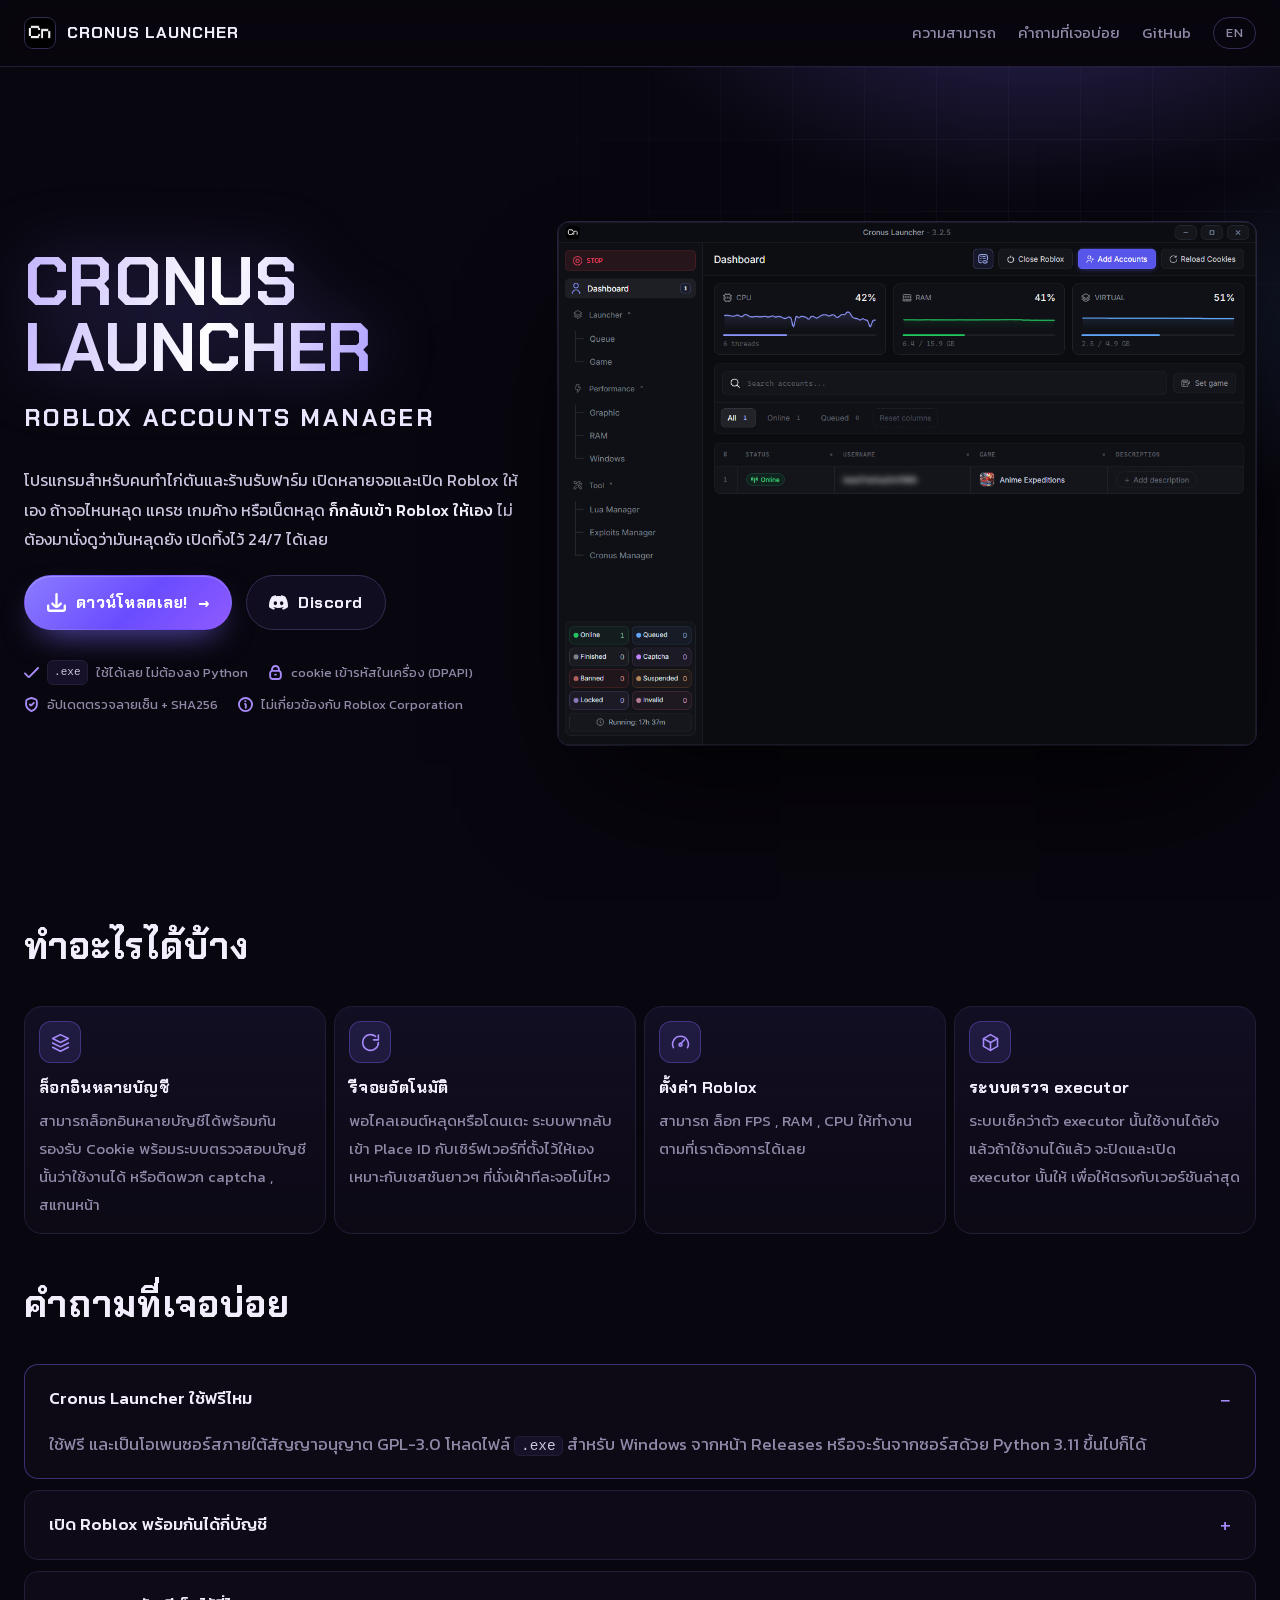
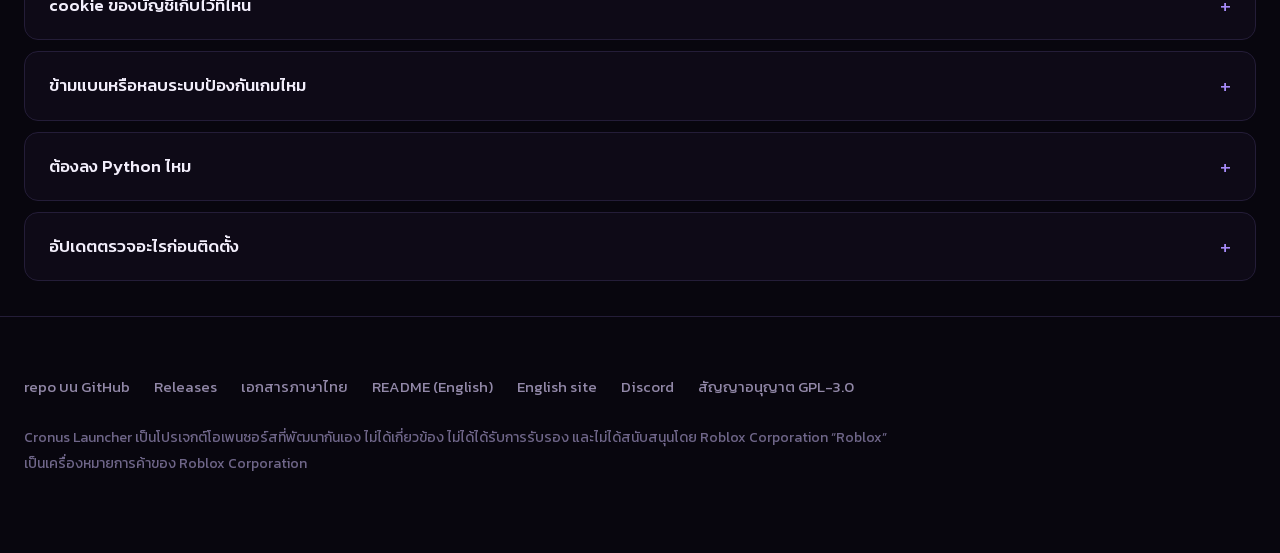
<file: docs/index.html>
<!DOCTYPE html>
<html lang="th" class="no-js">
<head>
<meta charset="utf-8" />
<meta name="viewport" content="width=device-width, initial-scale=1" />
<title>Cronus Launcher — ลอนเชอร์ Roblox หลายบัญชีโอเพนซอร์สสำหรับ Windows</title>
<meta name="description" content="Cronus Launcher ลอนเชอร์ Roblox หลายบัญชีแบบโอเพนซอร์ส ใช้ฟรีบน Windows 10/11 จัดคิวเปิดหลายบัญชีพร้อมกัน รีจอยอัตโนมัติเมื่อหลุด และล็อก FPS/RAM/CPU ได้จากแดชบอร์ดเดียว" />
<link rel="canonical" href="https://xspww.github.io/Khabarovsk/" />
<link rel="alternate" hreflang="th" href="https://xspww.github.io/Khabarovsk/" />
<link rel="alternate" hreflang="en" href="https://xspww.github.io/Khabarovsk/en/" />
<link rel="alternate" hreflang="x-default" href="https://xspww.github.io/Khabarovsk/" />
<meta name="robots" content="index, follow, max-image-preview:large" />
<meta name="theme-color" content="#08060e" />
<meta name="author" content="xspww" />
<meta name="keywords" content="Cronus Launcher, ลอนเชอร์ Roblox, Roblox หลายบัญชี, รีจอยอัตโนมัติ, จัดการบัญชี Roblox, โอเพนซอร์ส, Windows" />

<meta property="og:type" content="website" />
<meta property="og:site_name" content="Cronus Launcher" />
<meta property="og:locale" content="th_TH" />
<meta property="og:locale:alternate" content="en" />
<meta property="og:url" content="https://xspww.github.io/Khabarovsk/" />
<meta property="og:title" content="Cronus Launcher — ลอนเชอร์ Roblox หลายบัญชีโอเพนซอร์สสำหรับ Windows" />
<meta property="og:description" content="จัดคิวเปิด Roblox หลายบัญชีพร้อมกัน รีจอยอัตโนมัติเมื่อหลุด และคุม FPS/RAM/CPU จากแดชบอร์ดเดียว ใช้ฟรีภายใต้สัญญาอนุญาต GPL-3.0" />
<meta property="og:image" content="https://xspww.github.io/Khabarovsk/og.png" />
<meta property="og:image:width" content="1200" />
<meta property="og:image:height" content="630" />
<meta property="og:image:alt" content="Cronus Launcher ลอนเชอร์ Roblox หลายบัญชีสำหรับ Windows" />
<meta name="twitter:card" content="summary_large_image" />
<meta name="twitter:title" content="Cronus Launcher — ลอนเชอร์ Roblox หลายบัญชี" />
<meta name="twitter:description" content="เปิด Roblox หลายบัญชีจากแดชบอร์ดเดียว รีจอยอัตโนมัติ และล็อก FPS/RAM/CPU" />
<meta name="twitter:image" content="https://xspww.github.io/Khabarovsk/og.png" />

<link rel="icon" href="assets/cronus_icon.png" />
<link rel="apple-touch-icon" href="assets/cronus_icon.png" />
<link rel="preload" as="font" type="font/woff2" href="assets/fonts/ChakraPetch-Bold.woff2" crossorigin />
<link rel="preload" as="font" type="font/woff2" href="assets/fonts/Kanit-Regular.woff2" crossorigin />
<link rel="stylesheet" href="styles.css?v=17" />
<script>document.documentElement.classList.replace("no-js", "js");</script>
<script defer src="app.js"></script>

<script type="application/ld+json">
{
  "@context": "https://schema.org",
  "@graph": [
    {
      "@type": "SoftwareApplication",
      "@id": "https://xspww.github.io/Khabarovsk/#app",
      "name": "Cronus Launcher",
      "alternateName": "Cronus",
      "applicationCategory": "UtilitiesApplication",
      "applicationSubCategory": "Game launcher",
      "operatingSystem": "Windows 10, Windows 11 (64-bit)",
      "softwareVersion": "3.2.7",
      "downloadUrl": "https://github.com/xspww/Khabarovsk/releases/latest",
      "installUrl": "https://github.com/xspww/Khabarovsk/releases/latest",
      "codeRepository": "https://github.com/xspww/Khabarovsk",
      "license": "https://www.gnu.org/licenses/gpl-3.0.html",
      "isAccessibleForFree": true,
      "inLanguage": ["th", "en"],
      "description": "Cronus Launcher คือลอนเชอร์ Roblox หลายบัญชีแบบ local-first สำหรับ Windows ใช้แดชบอร์ดเดียวจัดคิว เปิดบัญชี รีจอยอัตโนมัติ และคุมประสิทธิภาพ โดย cookie ของบัญชีเข้ารหัสเก็บไว้ในเครื่อง",
      "featureList": [
        "ล็อกอิน Roblox หลายบัญชีพร้อมกัน",
        "รีจอยอัตโนมัติเมื่อหลุดหรือโดนเตะ",
        "ล็อก FPS, RAM และ CPU ให้ไคลเอนต์ Roblox",
        "ระบบเช็คว่า executor ใช้งานได้ แล้วปิด/เปิดใหม่ให้ตรงเวอร์ชันล่าสุด พร้อมติดตั้งและอัปเดตไคลเอนต์ Roblox",
        "cookie เข้ารหัสด้วย Windows DPAPI เก็บในเครื่องเท่านั้น"
      ],
      "offers": {
        "@type": "Offer",
        "price": "0",
        "priceCurrency": "USD"
      },
      "author": {
        "@type": "Organization",
        "name": "xspww",
        "url": "https://github.com/xspww"
      },
      "sameAs": [
        "https://github.com/xspww/Khabarovsk",
        "https://github.com/xspww/Khabarovsk/releases"
      ]
    },
    {
      "@type": "WebSite",
      "@id": "https://xspww.github.io/Khabarovsk/#website",
      "url": "https://xspww.github.io/Khabarovsk/",
      "name": "Cronus Launcher",
      "inLanguage": "th",
      "about": { "@id": "https://xspww.github.io/Khabarovsk/#app" }
    },
    {
      "@type": "FAQPage",
      "@id": "https://xspww.github.io/Khabarovsk/#faq",
      "mainEntity": [
        {
          "@type": "Question",
          "name": "Cronus Launcher ใช้ฟรีไหม",
          "acceptedAnswer": {
            "@type": "Answer",
            "text": "ใช้ฟรี และเป็นโอเพนซอร์สภายใต้สัญญาอนุญาต GPL-3.0 โหลดไฟล์ .exe สำหรับ Windows จากหน้า Releases หรือรันจากซอร์สด้วย Python 3.11 ขึ้นไปก็ได้"
          }
        },
        {
          "@type": "Question",
          "name": "เปิด Roblox พร้อมกันได้กี่บัญชี",
          "acceptedAnswer": {
            "@type": "Answer",
            "text": "ตัวลอนเชอร์ไม่ได้ล็อกจำนวนไว้ ตกลงอยู่ที่สเปกเครื่องของคุณ หน้าต่างเพิ่มบัญชีแบบ Multi รับได้ถึง 50 บรรทัดต่อครั้ง แล้วจัดคิวเปิดพร้อมกันจากแดชบอร์ดได้"
          }
        },
        {
          "@type": "Question",
          "name": "cookie ของบัญชีเก็บไว้ที่ไหน",
          "acceptedAnswer": {
            "@type": "Answer",
            "text": "เก็บในเครื่องของคุณเอง เข้ารหัสด้วย Windows DPAPI ที่ %LOCALAPPDATA%\\Cronus Launcher\\data ไม่ส่งออกไปเซิร์ฟเวอร์ภายนอก และไม่ถูกคอมมิตลง repo"
          }
        },
        {
          "@type": "Question",
          "name": "โปรแกรมนี้ข้ามแบนหรือหลบระบบป้องกันเกมไหม",
          "acceptedAnswer": {
            "@type": "Answer",
            "text": "ไม่ ตัวโปรแกรมแค่เปิดและจัดการบัญชีที่คุณมีอยู่แล้ว ไม่ได้ข้ามแบน ไม่ได้หลบระบบตรวจสอบหรือระบบป้องกันใดๆ"
          }
        },
        {
          "@type": "Question",
          "name": "ต้องลง Python ไหม",
          "acceptedAnswer": {
            "@type": "Answer",
            "text": "ไม่ต้องสำหรับไฟล์ release เพราะ .exe ใช้ได้เลย ขอแค่ Windows 10/11 64-bit กับ Roblox Player ส่วนการรันจากซอร์สต้องใช้ Python 3.11 ขึ้นไป"
          }
        },
        {
          "@type": "Question",
          "name": "อัปเดตตรวจอะไรก่อนติดตั้ง",
          "acceptedAnswer": {
            "@type": "Answer",
            "text": "ไฟล์ release เซ็นด้วยคีย์ของโปรเจกต์ ตัวอัปเดตในแอปจะตรวจลายเซ็นกับค่า SHA256 ก่อนติดตั้ง และไม่แตะโฟลเดอร์ข้อมูลของคุณเลย"
          }
        }
      ]
    }
  ]
}
</script>
</head>
<body>
<a class="skip" href="#main">ข้ามไปเนื้อหา</a>

<header class="topbar">
  <div class="wrap">
    <a class="brand" href="./">
      <img src="assets/cronus_icon.png" alt="โลโก้ Cronus Launcher" width="32" height="32" />
      Cronus Launcher
    </a>
    <nav class="topnav" aria-label="เมนูหลัก">
      <a class="nav-link" href="#features">ความสามารถ</a>
      <a class="nav-link" href="#faq">คำถามที่เจอบ่อย</a>
      <a class="gh" href="https://github.com/xspww/Khabarovsk">GitHub</a>
      <a class="lang" href="en/" hreflang="en" lang="en">EN</a>
    </nav>
  </div>
</header>

<main id="main">
  <div class="hero">
    <div class="wrap">
      <div class="hero-copy">
        <h1 class="title">Cronus Launcher</h1>
        <p class="subtitle">Roblox Accounts Manager</p>
        <p class="lead">โปรแกรมสำหรับคนทำไก่ตันและร้านรับฟาร์ม เปิดหลายจอและเปิด Roblox ให้เอง ถ้าจอไหนหลุด แครช เกมค้าง หรือเน็ตหลุด <strong>ก็กลับเข้า Roblox ให้เอง</strong> ไม่ต้องมานั่งดูว่ามันหลุดยัง เปิดทิ้งไว้ 24/7 ได้เลย</p>

        <p class="cta">
          <a class="btn btn-primary" href="https://github.com/xspww/Khabarovsk/releases/latest">
            <svg viewBox="0 0 512 512" fill="currentColor" aria-hidden="true"><path d="M188.821,377.6c37.49,37.491,98.274,37.491,135.765,0.001c0,0,0.001-0.001,0.001-0.001l68.523-68.523 c12.712-12.278,13.064-32.536,0.786-45.248c-12.278-12.712-32.536-13.064-45.248-0.786c-0.267,0.257-0.529,0.52-0.786,0.786 l-59.371,59.349L288,32c0-17.673-14.327-32-32-32l0,0c-17.673,0-32,14.327-32,32l0.448,290.709l-58.901-58.901 c-12.712-12.278-32.97-11.926-45.248,0.786c-11.977,12.401-11.977,32.061,0,44.462L188.821,377.6z"/> <path d="M480,309.333c-17.673,0-32,14.327-32,32v97.941c-0.012,4.814-3.911,8.714-8.725,8.725H72.725 c-4.814-0.012-8.714-3.911-8.725-8.725v-97.941c0-17.673-14.327-32-32-32s-32,14.327-32,32v97.941 C0.047,479.42,32.58,511.953,72.725,512h366.549c40.146-0.047,72.678-32.58,72.725-72.725v-97.941 C512,323.66,497.673,309.333,480,309.333z"/></svg>
            ดาวน์โหลดเลย!
            <span class="arrow" aria-hidden="true">→</span>
          </a>
          <a class="btn" href="https://discord.gg/zUpFZxy4Jc">
            <svg viewBox="0 0 24 24" fill="currentColor" aria-hidden="true"><path d="M20.317,4.37c-1.53-0.702-3.17-1.219-4.885-1.515c-0.031-0.006-0.062,0.009-0.079,0.037 c-0.211,0.375-0.445,0.865-0.608,1.249c-1.845-0.276-3.68-0.276-5.487,0C9.095,3.748,8.852,3.267,8.641,2.892 C8.624,2.864,8.593,2.85,8.562,2.855C6.848,3.15,5.208,3.667,3.677,4.37C3.664,4.375,3.652,4.385,3.645,4.397 c-3.111,4.648-3.964,9.182-3.546,13.66c0.002,0.022,0.014,0.043,0.031,0.056c2.053,1.508,4.041,2.423,5.993,3.029 c0.031,0.01,0.064-0.002,0.084-0.028c0.462-0.63,0.873-1.295,1.226-1.994c0.021-0.041,0.001-0.09-0.042-0.106 c-0.653-0.248-1.274-0.55-1.872-0.892c-0.047-0.028-0.051-0.095-0.008-0.128c0.126-0.094,0.252-0.192,0.372-0.291 c0.022-0.018,0.052-0.022,0.078-0.01c3.928,1.793,8.18,1.793,12.061,0c0.026-0.012,0.056-0.009,0.079,0.01 c0.12,0.099,0.246,0.198,0.373,0.292c0.044,0.032,0.041,0.1-0.007,0.128c-0.598,0.349-1.219,0.645-1.873,0.891 c-0.043,0.016-0.061,0.066-0.041,0.107c0.36,0.698,0.772,1.363,1.225,1.993c0.019,0.027,0.053,0.038,0.084,0.029 c1.961-0.607,3.95-1.522,6.002-3.029c0.018-0.013,0.029-0.033,0.031-0.055c0.5-5.177-0.838-9.674-3.548-13.66 C20.342,4.385,20.33,4.375,20.317,4.37z M8.02,15.331c-1.183,0-2.157-1.086-2.157-2.419s0.955-2.419,2.157-2.419 c1.211,0,2.176,1.095,2.157,2.419C10.177,14.246,9.221,15.331,8.02,15.331z M15.995,15.331c-1.182,0-2.157-1.086-2.157-2.419 s0.955-2.419,2.157-2.419c1.211,0,2.176,1.095,2.157,2.419C18.152,14.246,17.206,15.331,15.995,15.331z"/></svg>
            Discord
          </a>
        </p>

        <ul class="trust">
          <li><svg viewBox="0 0 507.506 507.506" fill="currentColor" aria-hidden="true"><path d="M163.865,436.934c-14.406,0.006-28.222-5.72-38.4-15.915L9.369,304.966c-12.492-12.496-12.492-32.752,0-45.248l0,0 c12.496-12.492,32.752-12.492,45.248,0l109.248,109.248L452.889,79.942c12.496-12.492,32.752-12.492,45.248,0l0,0 c12.492,12.496,12.492,32.752,0,45.248L202.265,421.019C192.087,431.214,178.271,436.94,163.865,436.934z"/></svg><code>.exe</code> ใช้ได้เลย ไม่ต้องลง Python</li>
          <li><svg viewBox="0 0 508.779 508.779" fill="currentColor" aria-hidden="true"><path d="M403.723,180.395v-31.061C403.723,66.859,336.864,0,254.389,0S105.056,66.859,105.056,149.333v31.061 c-39.236,20.023-63.952,60.334-64,104.384v106.667c0.071,64.772,52.561,117.263,117.333,117.333h192 c64.772-0.071,117.263-52.561,117.333-117.333V284.779C467.675,240.729,442.959,200.417,403.723,180.395z M254.389,64 c47.128,0,85.333,38.205,85.333,85.333v18.112H169.056v-18.112C169.056,102.205,207.261,64,254.389,64z M403.723,391.445 c0,29.455-23.878,53.333-53.333,53.333h-192c-29.455,0-53.333-23.878-53.333-53.333V284.779c0-29.455,23.878-53.333,53.333-53.333 h192c29.455,0,53.333,23.878,53.333,53.333V391.445z"/> <path d="M243.723,295.445h21.333c17.673,0,32,14.327,32,32l0,0c0,17.673-14.327,32-32,32h-21.333c-17.673,0-32-14.327-32-32l0,0 C211.723,309.772,226.05,295.445,243.723,295.445z"/></svg>cookie เข้ารหัสในเครื่อง (DPAPI)</li>
          <li><svg viewBox="0 0 24 24" fill="currentColor" aria-hidden="true"><path d="M11.16,11.693l-.717-.746a1.5,1.5,0,0,0-2.12-.042h0a1.5,1.5,0,0,0-.042,2.121l1.159,1.206a2.363,2.363,0,0,0,1.674.74h.037a2.368,2.368,0,0,0,1.662-.688l3.961-3.962a1.5,1.5,0,0,0,0-2.121h0a1.5,1.5,0,0,0-2.122,0Z"/><path d="M12,24a1.5,1.5,0,0,1-.609-.129C11,23.7,1.909,19.569,1.909,12V7.247A5.492,5.492,0,0,1,5.67,2.029L11.525.077a1.513,1.513,0,0,1,.95,0L18.33,2.029a5.493,5.493,0,0,1,3.761,5.218V12c0,8.618-9.224,11.792-9.616,11.923A1.49,1.49,0,0,1,12,24ZM12,3.081,6.619,4.875a2.5,2.5,0,0,0-1.71,2.372V12c0,4.735,5.421,7.952,7.168,8.865,1.757-.733,7.014-3.383,7.014-8.865V7.247a2.5,2.5,0,0,0-1.71-2.372Z"/></svg>อัปเดตตรวจลายเซ็น + SHA256</li>
          <li><svg viewBox="0 0 24 24" fill="currentColor" aria-hidden="true"><path d="M12,0A12,12,0,1,0,24,12,12.013,12.013,0,0,0,12,0Zm0,21a9,9,0,1,1,9-9A9.011,9.011,0,0,1,12,21Z"/><path d="M11.545,9.545h-.3A1.577,1.577,0,0,0,9.64,10.938,1.5,1.5,0,0,0,11,12.532v4.65a1.5,1.5,0,0,0,3,0V12A2.455,2.455,0,0,0,11.545,9.545Z"/><path d="M11.83,8.466A1.716,1.716,0,1,0,10.114,6.75,1.715,1.715,0,0,0,11.83,8.466Z"/></svg>ไม่เกี่ยวข้องกับ Roblox Corporation</li>
        </ul>
      </div>

      <figure class="stage reveal">
        <span class="stage-glow" aria-hidden="true"></span>

        <img
          class="shot"
          src="assets/dashboard.png"
          width="1124"
          height="843"
          alt="แดชบอร์ด Cronus Launcher แสดงการ์ด CPU RAM และ VIRTUAL ตารางบัญชีที่กำลังออนไลน์ และบอร์ดสถานะด้านซ้ายล่าง"
        />
      </figure>
    </div>
  </div>

  <section id="features" aria-labelledby="features-h">
    <div class="wrap">
      <div class="section-head reveal">
        <h2 id="features-h">ทำอะไรได้บ้าง</h2>
      </div>
      <div class="grid">
        <article class="card reveal">
          <span class="icon" aria-hidden="true"><svg viewBox="0 0 24 24" fill="none" stroke="currentColor" stroke-width="1.8" stroke-linecap="round" stroke-linejoin="round"><path d="M12 3 3 7.5 12 12l9-4.5L12 3Z" /><path d="M3 12.5 12 17l9-4.5" /><path d="M3 17.5 12 22l9-4.5" /></svg></span>
          <h3>ล็อกอินหลายบัญชี</h3>
          <p>สามารถล็อกอินหลายบัญชีได้พร้อมกัน รองรับ Cookie พร้อมระบบตรวจสอบบัญชี นั้นว่าใช้งานได้ หรือติดพวก captcha , สแกนหน้า</p>
        </article>
        <article class="card reveal">
          <span class="icon" aria-hidden="true"><svg viewBox="0 0 24 24" fill="none" stroke="currentColor" stroke-width="1.8" stroke-linecap="round" stroke-linejoin="round"><path d="M21 12a9 9 0 1 1-3.2-6.9" /><polyline points="21 3.5 21 9 15.5 9" /></svg></span>
          <h3>รีจอยอัตโนมัติ</h3>
          <p>พอไคลเอนต์หลุดหรือโดนเตะ ระบบพากลับเข้า Place ID กับเซิร์ฟเวอร์ที่ตั้งไว้ให้เอง เหมาะกับเซสชันยาวๆ ที่นั่งเฝ้าทีละจอไม่ไหว</p>
        </article>
        <article class="card reveal">
          <span class="icon" aria-hidden="true"><svg viewBox="0 0 24 24" fill="none" stroke="currentColor" stroke-width="1.8" stroke-linecap="round" stroke-linejoin="round"><path d="M4 18a9 9 0 1 1 16 0" /><path d="m12 13.5 4.6-4.6" /><circle cx="12" cy="14.6" r="1.7" /></svg></span>
          <h3>ตั้งค่า Roblox</h3>
          <p>สามารถ ล็อก FPS , RAM , CPU ให้ทำงานตามที่เราต้องการได้เลย</p>
        </article>
        <article class="card reveal">
          <span class="icon" aria-hidden="true"><svg viewBox="0 0 24 24" fill="none" stroke="currentColor" stroke-width="1.8" stroke-linecap="round" stroke-linejoin="round"><path d="M12 3l8 4.5v9L12 21l-8-4.5v-9L12 3Z" /><path d="M4 7.5l8 4.5 8-4.5" /><path d="M12 12v9" /></svg></span>
          <h3>ระบบตรวจ executor</h3>
          <p>ระบบเช็คว่าตัว executor นั้นใช้งานได้ยัง แล้วถ้าใช้งานได้แล้ว จะปิดและเปิด executor นั้นให้ เพื่อให้ตรงกับเวอร์ชันล่าสุด</p>
        </article>
      </div>
    </div>
  </section>

  <section id="faq" aria-labelledby="faq-h">
    <div class="wrap">
      <div class="section-head reveal">
        <h2 id="faq-h">คำถามที่เจอบ่อย</h2>
      </div>
      <details class="reveal" open>
        <summary>Cronus Launcher ใช้ฟรีไหม</summary>
        <p>ใช้ฟรี และเป็นโอเพนซอร์สภายใต้สัญญาอนุญาต GPL-3.0 โหลดไฟล์ <code>.exe</code> สำหรับ Windows จากหน้า Releases หรือจะรันจากซอร์สด้วย Python 3.11 ขึ้นไปก็ได้</p>
      </details>
      <details class="reveal">
        <summary>เปิด Roblox พร้อมกันได้กี่บัญชี</summary>
        <p>ตัวลอนเชอร์ไม่ได้ล็อกจำนวนไว้ ตกลงอยู่ที่สเปกเครื่องคุณ หน้าต่างเพิ่มบัญชีแบบ Multi รับได้ถึง 50 บรรทัดต่อครั้ง แล้วจัดคิวเปิดพร้อมกันจากแดชบอร์ดได้</p>
      </details>
      <details class="reveal">
        <summary>cookie ของบัญชีเก็บไว้ที่ไหน</summary>
        <p>เก็บในเครื่องคุณเอง เข้ารหัสด้วย Windows DPAPI ที่ <code>%LOCALAPPDATA%\Cronus Launcher\data</code> ไม่ส่งออกไปเซิร์ฟเวอร์ภายนอก และไม่ถูกคอมมิตลง repo</p>
      </details>
      <details class="reveal">
        <summary>ข้ามแบนหรือหลบระบบป้องกันเกมไหม</summary>
        <p>ไม่ ตัวโปรแกรมแค่เปิดและจัดการบัญชีที่คุณมีอยู่แล้ว ไม่ได้ข้ามแบน ไม่ได้หลบระบบตรวจสอบหรือระบบป้องกันใดๆ</p>
      </details>
      <details class="reveal">
        <summary>ต้องลง Python ไหม</summary>
        <p>ไม่ต้องสำหรับไฟล์ release เพราะ <code>.exe</code> ใช้ได้เลย ขอแค่ Windows 10/11 64-bit กับ Roblox Player ส่วนการรันจากซอร์สต้องใช้ Python 3.11 ขึ้นไป</p>
      </details>
      <details class="reveal">
        <summary>อัปเดตตรวจอะไรก่อนติดตั้ง</summary>
        <p>ไฟล์ release เซ็นด้วยคีย์ของโปรเจกต์ ตัวอัปเดตในแอปจะตรวจลายเซ็นกับค่า SHA256 ก่อนติดตั้ง และไม่แตะโฟลเดอร์ข้อมูลของคุณเลย</p>
      </details>
    </div>
  </section>
</main>

<footer>
  <div class="wrap">
    <nav class="footlinks" aria-label="ลิงก์ท้ายหน้า">
      <a href="https://github.com/xspww/Khabarovsk">repo บน GitHub</a>
      <a href="https://github.com/xspww/Khabarovsk/releases/latest">Releases</a>
      <a href="https://github.com/xspww/Khabarovsk/blob/main/README.th.md" hreflang="th" lang="th">เอกสารภาษาไทย</a>
      <a href="https://github.com/xspww/Khabarovsk/blob/main/README.md" hreflang="en" lang="en">README (English)</a>
      <a href="en/" hreflang="en" lang="en">English site</a>
      <a href="https://discord.gg/zUpFZxy4Jc">Discord</a>
      <a href="https://github.com/xspww/Khabarovsk/blob/main/LICENSE">สัญญาอนุญาต GPL-3.0</a>
    </nav>
    <p class="disclaimer">Cronus Launcher เป็นโปรเจกต์โอเพนซอร์สที่พัฒนากันเอง ไม่ได้เกี่ยวข้อง ไม่ได้ได้รับการรับรอง และไม่ได้สนับสนุนโดย Roblox Corporation “Roblox” เป็นเครื่องหมายการค้าของ Roblox Corporation</p>
  </div>
</footer>
</body>
</html>
</file>
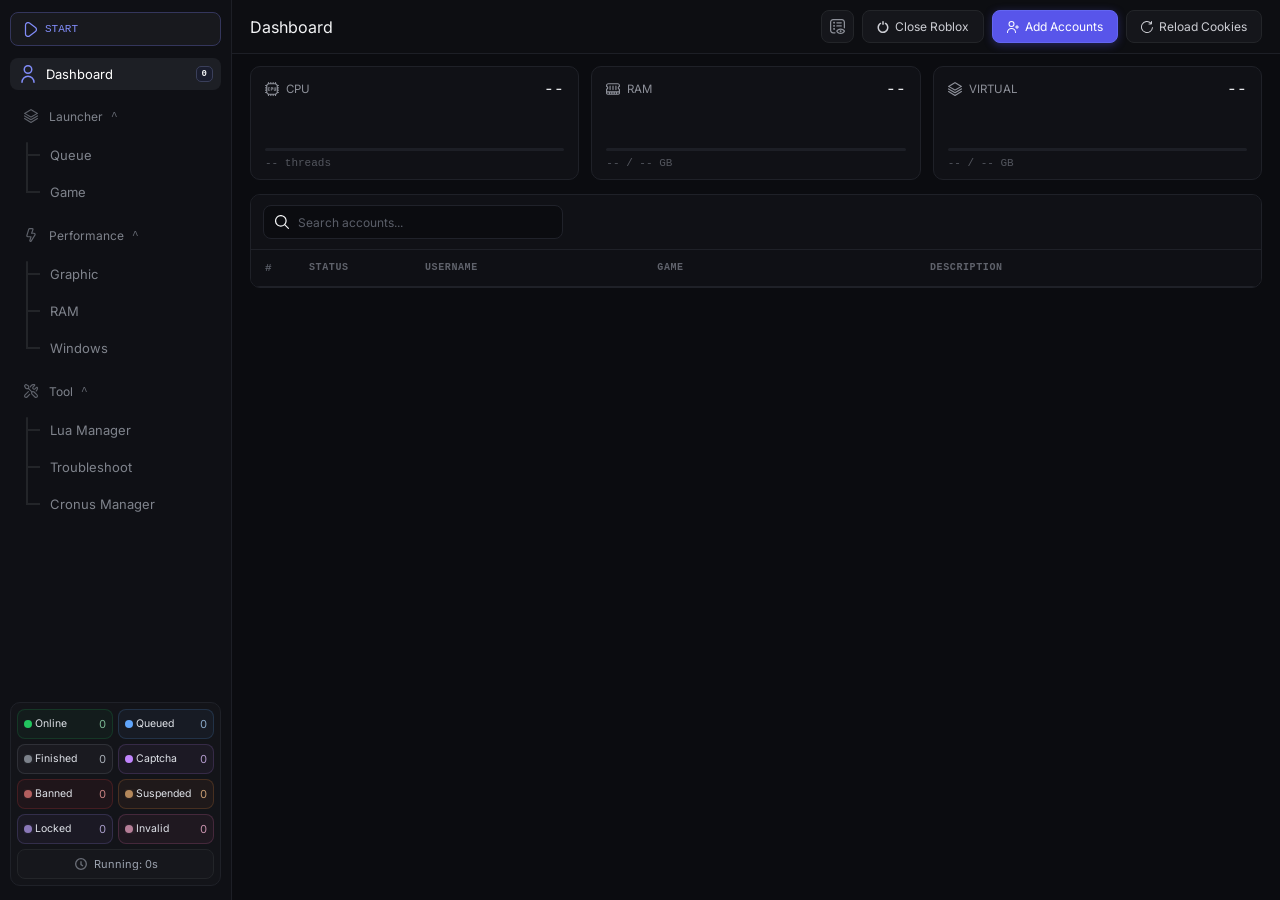
<file: ui/index.html>
<!DOCTYPE html><html lang="en"><head><meta charset="UTF-8"><meta name="viewport" content="width=device-width,initial-scale=1,maximum-scale=1,user-scalable=no"><meta name="cronus-api-token" content="__CRONUS_API_TOKEN__"><title>Cronus Launcher - __CRONUS_APP_VERSION__</title><link rel="icon" type="image/png" href="/assets/cronus_icon.png"><link rel="preload" href="/ui/fonts/Inter-Regular.woff2" as="font" type="font/woff2" crossorigin><link rel="preload" href="/ui/fonts/Inter-Medium.woff2" as="font" type="font/woff2" crossorigin><link rel="preload" href="/ui/fonts/Kanit-Regular.woff2" as="font" type="font/woff2" crossorigin><link rel="preload" href="/ui/fonts/Kanit-Medium.woff2" as="font" type="font/woff2" crossorigin><link rel="stylesheet" href="/ui/dashboard.css?v=grid-72"></head><body><div class="app"><aside class="sidebar"><div class="side-launch"><button id="guard-btn" class="btn good guard-action"><svg class="guard-icon start" data-solar-icon="play" aria-hidden="true" viewBox="0 0 24 24" fill="none"><path d="M20.494,7.968l-9.54-7A5,5,0,0,0,3,5V19a5,5,0,0,0,7.957,4.031l9.54-7a5,5,0,0,0,0-8.064Zm-1.184,6.45-9.54,7A3,3,0,0,1,5,19V5A2.948,2.948,0,0,1,6.641,2.328,3.018,3.018,0,0,1,8.006,2a2.97,2.97,0,0,1,1.764.589l9.54,7a3,3,0,0,1,0,4.836Z" fill="currentColor" stroke="none"/></svg><span>START</span></button></div><button id="cronus-update-btn" class="cronus-update-btn" hidden style="display:none"></button><nav id="nav" class="nav"><button data-view="accounts" class="nav-root active"><svg viewBox="0 0 24 24" fill="none" aria-hidden="true"><path d="M12,12A6,6,0,1,0,6,6,6.006,6.006,0,0,0,12,12ZM12,2A4,4,0,1,1,8,6,4,4,0,0,1,12,2Z" fill="currentColor"/><path d="M12,14a9.01,9.01,0,0,0-9,9,1,1,0,0,0,2,0,7,7,0,0,1,14,0,1,1,0,0,0,2,0A9.01,9.01,0,0,0,12,14Z" fill="currentColor"/></svg><span class="nav-text">Dashboard</span><span id="nav-accounts-count" class="nav-badge nav-badge-muted">0</span></button><div class="nav-group expanded"><button type="button" class="nav-group-head" data-nav-toggle data-nav-group="launcher"><span class="nav-group-icon"><svg viewBox="0 0 24 24" fill="none" aria-hidden="true"><path d="M22.485,10.975,12,17.267,1.515,10.975A1,1,0,1,0,.486,12.69l11,6.6a1,1,0,0,0,1.03,0l11-6.6a1,1,0,1,0-1.029-1.715Z" fill="currentColor"/><path d="M22.485,15.543,12,21.834,1.515,15.543A1,1,0,1,0,.486,17.258l11,6.6a1,1,0,0,0,1.03,0l11-6.6a1,1,0,1,0-1.029-1.715Z" fill="currentColor"/><path d="M12,14.773a2.976,2.976,0,0,1-1.531-.425L.485,8.357a1,1,0,0,1,0-1.714L10.469.652a2.973,2.973,0,0,1,3.062,0l9.984,5.991a1,1,0,0,1,0,1.714l-9.984,5.991A2.976,2.976,0,0,1,12,14.773ZM2.944,7.5,11.5,12.633a.974.974,0,0,0,1,0L21.056,7.5,12.5,2.367a.974.974,0,0,0-1,0h0Z" fill="currentColor"/></svg></span><span>Launcher</span><span class="nav-caret">^</span></button><div class="nav-branch"><button data-view="queue" class="nav-child"><span class="nav-text">Queue</span></button> <button data-view="game" class="nav-child"><span class="nav-text">Game</span></button></div></div><div class="nav-group expanded"><button type="button" class="nav-group-head" data-nav-toggle data-nav-group="performance"><span class="nav-group-icon"><svg viewBox="0 0 24 24" fill="none" aria-hidden="true"><path d="Layer_1" fill="currentColor"/><path d="M11.24,24a2.262,2.262,0,0,1-.948-.212,2.18,2.18,0,0,1-1.2-2.622L10.653,16H6.975A3,3,0,0,1,4.1,12.131l3.024-10A2.983,2.983,0,0,1,10,0h3.693a2.6,2.6,0,0,1,2.433,3.511L14.443,8H17a3,3,0,0,1,2.483,4.684l-6.4,10.3A2.2,2.2,0,0,1,11.24,24ZM10,2a1,1,0,0,0-.958.71l-3.024,10A1,1,0,0,0,6.975,14H12a1,1,0,0,1,.957,1.29L11.01,21.732a.183.183,0,0,0,.121.241A.188.188,0,0,0,11.4,21.9l6.4-10.3a1,1,0,0,0,.078-1.063A.979.979,0,0,0,17,10H13a1,1,0,0,1-.937-1.351l2.19-5.84A.6.6,0,0,0,13.693,2Z" fill="currentColor"/></svg></span><span>Performance</span><span class="nav-caret">^</span></button><div class="nav-branch"><button data-view="limiter" class="nav-child"><span class="nav-text">Graphic</span></button><button data-view="ram" class="nav-child"><span class="nav-text">RAM</span></button>  <button data-view="window-size" class="nav-child"><span class="nav-text">Windows</span></button></div></div><div class="nav-separator"></div><div class="nav-group expanded"><button type="button" class="nav-group-head" data-nav-toggle data-nav-group="tool"><span class="nav-group-icon"><svg viewBox="0 0 24 24" fill="none" aria-hidden="true"><path d="Layer_1" fill="currentColor"/><path d="m17.979,13.024c-1.119-1.116-2.813-1.318-4.14-.607l-4.832-4.832v-3.086c0-1.013-.545-1.956-1.422-2.462L4.604.318C3.673-.22,2.492-.063,1.73.697L.705,1.724C-.056,2.483-.211,3.665.326,4.596l1.719,2.981h0c.506.878,1.45,1.423,2.462,1.423h3.086l4.826,4.826c-.278.508-.426,1.079-.426,1.674,0,.936.365,1.814,1.028,2.476l5.014,5c.658.656,1.554,1.024,2.48,1.024.985,0,2.088-.521,2.718-1.289,1.126-1.372.976-3.475-.341-4.787l-4.913-4.899ZM3.777,6.579l-1.719-2.982c-.086-.148-.061-.337.061-.459l1.025-1.026c.122-.121.311-.147.46-.061l2.98,1.72c.26.15.422.43.422.729v2.5h-2.5c-.3,0-.579-.161-.729-.421Zm17.91,14.863c-.276.337-.666.534-1.097.556-.421.02-.841-.139-1.142-.438l-5.014-5c-.284-.283-.44-.659-.44-1.06s.157-.776.44-1.06c.294-.293.681-.44,1.067-.44s.772.147,1.066.44l4.914,4.899c.596.595.687,1.518.207,2.103Zm-11.25-4.343c.39.392.389,1.024-.002,1.414l-4.477,4.462c-.658.656-1.553,1.024-2.48,1.024-.881,0-2.088-.521-2.718-1.29-1.125-1.371-.976-3.474.342-4.786l5.668-5.655c.39-.39,1.024-.39,1.414.002.39.391.389,1.024-.002,1.414l-5.669,5.655c-.596.595-.688,1.518-.208,2.102.277.338.667.535,1.098.557.426.019.841-.139,1.142-.438l4.478-4.462c.391-.39,1.023-.39,1.415.002Zm-.544-12.465C10.813,2.291,12.917.56,15.384.117c.863-.154,1.73-.157,2.579-.006.666.118,1.203.588,1.402,1.224.229.729,0,1.531-.612,2.145l-2.335,2.242c-.485.485-.564,1.261-.165,1.749.23.281.553.445.911.464.349.017.694-.112.947-.365l2.614-2.521c.486-.486,1.213-.667,1.893-.45.664.209,1.151.762,1.272,1.441.15.848.148,1.717-.006,2.581-.281,1.572-1.1,3.036-2.306,4.123-.191.172-.431.257-.669.257-.273,0-.546-.111-.743-.33-.37-.41-.337-1.043.073-1.413.877-.79,1.472-1.852,1.676-2.988.098-.548.112-1.095.043-1.632l-2.445,2.359c-.635.637-1.53.984-2.448.936-.916-.046-1.776-.481-2.36-1.195-1.042-1.274-.904-3.226.314-4.443l2.334-2.242.009-.009c-.535-.068-1.081-.054-1.625.044-1.788.32-3.313,1.577-3.982,3.279-.201.514-.782.767-1.296.565s-.768-.782-.565-1.296Z" fill="currentColor"/></svg></span><span>Tool</span><span class="nav-caret">^</span></button><div class="nav-branch"><button data-view="developer" class="nav-child"><span class="nav-text">Lua Manager</span></button> <button data-view="troubleshoot" class="nav-child"><span class="nav-text">Troubleshoot</span></button> <button data-view="cronus" class="nav-child"><span class="nav-text">Cronus Manager</span></button></div></div></nav><section class="side-status"><div class="status-list"><div class="status-row metric-online"><span><i class="mini-dot online"></i><span class="label-text">Online</span></span><strong id="h-online">0</strong></div><div class="status-row metric-queued"><span><i class="mini-dot queued"></i><span class="label-text">Queued</span></span><strong id="h-queued">0</strong></div><div class="status-row metric-finished"><span><i class="mini-dot finished"></i><span class="label-text">Finished</span></span><strong id="h-finished">0</strong></div><div class="status-row metric-captcha"><span><i class="mini-dot captcha"></i><span class="label-text">Captcha</span></span><strong id="h-captcha">0</strong></div><div class="status-row metric-banned"><span><i class="mini-dot banned"></i><span class="label-text">Banned</span></span><strong id="h-banned">0</strong></div><div class="status-row metric-suspended"><span><i class="mini-dot suspended"></i><span class="label-text">Suspended</span></span><strong id="h-suspended">0</strong></div><div class="status-row metric-locked"><span><i class="mini-dot locked"></i><span class="label-text">Locked</span></span><strong id="h-locked">0</strong></div><div class="status-row metric-invalid"><span><i class="mini-dot invalid"></i><span class="label-text">Invalid</span></span><strong id="h-invalid">0</strong></div></div><div class="status-running"><svg viewBox="0 0 24 24" fill="none" stroke-width="2"><circle cx="12" cy="12" r="8"/><path d="M12 8v5l3 2"/></svg><span id="h-running-time">Running: 0s</span></div></section></aside><main class="main"><section id="view-accounts" class="view active"><div class="page-head"><div class="title">Dashboard</div><div class="actions"><button type="button" class="btn ghost icon-btn" id="res-cards-toggle" title="Resource monitor" aria-label="Toggle resource monitor" aria-pressed="true"><svg aria-hidden="true" viewBox="0 0 24 24" fill="none"><path d="m8,16c0,.828-.672,1.5-1.5,1.5s-1.5-.672-1.5-1.5.672-1.5,1.5-1.5,1.5.672,1.5,1.5Zm-1.5-11.5c-.828,0-1.5.672-1.5,1.5s.672,1.5,1.5,1.5,1.5-.672,1.5-1.5-.672-1.5-1.5-1.5Zm0,5c-.828,0-1.5.672-1.5,1.5s.672,1.5,1.5,1.5,1.5-.672,1.5-1.5-.672-1.5-1.5-1.5ZM19,0H5C2.243,0,0,2.243,0,5v13c0,2.757,2.243,5,5,5h3c.552,0,1-.447,1-1s-.448-1-1-1h-3c-1.654,0-3-1.346-3-3V5c0-1.654,1.346-3,3-3h14c1.654,0,3,1.346,3,3v9c0,.553.448,1,1,1s1-.447,1-1V5c0-2.757-2.243-5-5-5Zm-8,7h7c.552,0,1-.448,1-1s-.448-1-1-1h-7c-.552,0-1,.448-1,1s.448,1,1,1Zm0,5h7c.552,0,1-.448,1-1s-.448-1-1-1h-7c-.552,0-1,.448-1,1s.448,1,1,1Zm12.705,6.549c.391.578.391,1.324,0,1.902-.896,1.325-2.959,3.549-6.705,3.549s-5.809-2.224-6.706-3.549c-.391-.579-.391-1.325,0-1.902.896-1.325,2.958-3.549,6.705-3.549s5.809,2.224,6.705,3.549Zm-1.775.951c-.73-1.006-2.263-2.5-4.93-2.5s-4.201,1.495-4.93,2.5c.729,1.006,2.263,2.5,4.93,2.5s4.2-1.494,4.93-2.5Zm-4.93-1.5c-.828,0-1.5.672-1.5,1.5s.672,1.5,1.5,1.5,1.5-.672,1.5-1.5-.672-1.5-1.5-1.5Z" fill="currentColor" stroke="none"/></svg></button><button class="btn danger has-icon" id="close-all-roblox-btn"><svg class="btn-icon" data-solar-icon="power" aria-hidden="true" viewBox="0 0 512 512" fill="none"><path d="M256.061,0c17.673,0,32,14.327,32,32v106.667c0,17.673-14.327,32-32,32c-17.673,0-32-14.327-32-32V32C224.061,14.327,238.387,0,256.061,0z" fill="currentColor" stroke="none"/><path d="M330.727,105.387c-0.157,10.742,5.259,20.8,14.315,26.581c80.432,49.143,105.796,154.185,56.652,234.616S247.51,472.38,167.078,423.237S61.282,269.052,110.426,188.62c14.042-22.982,33.324-42.315,56.269-56.418c9.211-5.781,14.773-15.92,14.699-26.795c0.049-17.673-14.238-32.039-31.911-32.088c-6.07-0.017-12.02,1.693-17.155,4.931C22.233,146.634-11.58,291.318,56.803,401.412s213.067,143.907,323.161,75.524s143.907-213.067,75.524-323.161c-19.035-30.645-44.879-56.489-75.524-75.524c-14.997-9.461-34.824-4.973-44.285,10.024C332.447,93.397,330.731,99.33,330.727,105.387z" fill="currentColor" stroke="none"/></svg>Close Roblox</button><button class="btn good has-icon" id="add-btn"><svg class="btn-icon" data-solar-icon="userAdd" aria-hidden="true" viewBox="0 0 24 24" fill="none"><path d="M23,11H21V9a1,1,0,0,0-2,0v2H17a1,1,0,0,0,0,2h2v2a1,1,0,0,0,2,0V13h2a1,1,0,0,0,0-2Z" fill="currentColor" stroke="none"/><path d="M9,12A6,6,0,1,0,3,6,6.006,6.006,0,0,0,9,12ZM9,2A4,4,0,1,1,5,6,4,4,0,0,1,9,2Z" fill="currentColor" stroke="none"/><path d="M9,14a9.01,9.01,0,0,0-9,9,1,1,0,0,0,2,0,7,7,0,0,1,14,0,1,1,0,0,0,2,0A9.01,9.01,0,0,0,9,14Z" fill="currentColor" stroke="none"/></svg>Add Accounts</button><button class="btn ghost has-icon" id="reload-cookies-btn"><svg class="btn-icon" data-solar-icon="rotateRight" aria-hidden="true" viewBox="0 0 24 24" fill="none"><path d="M21.962,12.875A10.03,10.03,0,1,1,19.122,5H16a1,1,0,0,0-1,1h0a1,1,0,0,0,1,1h4.143A1.858,1.858,0,0,0,22,5.143V1a1,1,0,0,0-1-1h0a1,1,0,0,0-1,1V3.078A11.985,11.985,0,1,0,23.95,13.1a1.007,1.007,0,0,0-1-1.1h0A.982.982,0,0,0,21.962,12.875Z" fill="currentColor" stroke="none"/></svg>Reload Cookies</button></div></div><section id="res-cards" class="res-cards"><div class="res-card" data-res="cpu"><div class="res-head"><span class="res-label"><svg viewBox="0 0 24 24" fill="none" aria-hidden="true"><path d="m23 11c.553 0 1-.447 1-1s-.447-1-1-1h-1v-2h1c.553 0 1-.447 1-1s-.447-1-1-1h-1.424c-.504-1.149-1.427-2.072-2.576-2.576v-1.424c0-.553-.447-1-1-1s-1 .447-1 1v1h-2v-1c0-.553-.447-1-1-1s-1 .447-1 1v1h-2v-1c0-.553-.448-1-1-1s-1 .447-1 1v1h-2v-1c0-.553-.448-1-1-1s-1 .447-1 1v1.424c-1.149.504-2.072 1.427-2.576 2.576h-1.424c-.552 0-1 .447-1 1s.448 1 1 1h1v2h-1c-.552 0-1 .447-1 1s.448 1 1 1h1v2h-1c-.552 0-1 .447-1 1s.448 1 1 1h1v2h-1c-.552 0-1 .447-1 1s.448 1 1 1h1.424c.504 1.149 1.427 2.072 2.576 2.576v1.424c0 .553.448 1 1 1s1-.447 1-1v-1h2v1c0 .553.448 1 1 1s1-.447 1-1v-1h2v1c0 .553.447 1 1 1s1-.447 1-1v-1h2v1c0 .553.447 1 1 1s1-.447 1-1v-1.424c1.149-.504 2.072-1.427 2.576-2.576h1.424c.553 0 1-.447 1-1s-.447-1-1-1h-1v-2h1c.553 0 1-.447 1-1s-.447-1-1-1h-1v-2zm-6 9h-10c-1.654 0-3-1.346-3-3v-10c0-1.654 1.346-3 3-3h10c1.654 0 3 1.346 3 3v10c0 1.654-1.346 3-3 3zm-8.159-6.144c-.305.706-1.013 1.209-1.841 1.212-1.109.001-2-.889-2-1.984v-2.099c0-1.094.891-1.985 2-1.985.77.006 1.438.446 1.773 1.081.219.417-.083.919-.554.919-.23 0-.444-.124-.55-.328-.125-.242-.38-.417-.668-.422-.391 0-.749.302-.749.751v2.067c0 .449.358.751.749.751.31-.004.573-.195.689-.455.096-.216.3-.364.536-.364h.05c.441 0 .741.451.566.856zm10.159-4.231v3.459c0 1.094-.891 1.985-2 1.985-1.104-.008-2-.895-2-1.985v-.016h-.001v-3.443c.001-.345.281-.625.626-.625s.625.28.625.625v3.459c0 .394.342.728.75.735.391 0 .749-.302.749-.751v-3.443c.001-.345.281-.625.626-.625s.625.28.625.625zm-7.033-.625h-.967c-.552 0-1 .448-1 1v4.444c0 .345.28.625.625.625s.625-.28.625-.625v-1.471l.717-.003c1.109 0 2.012-.891 2.012-1.985s-.902-1.985-2.012-1.985zm0 2.72-.71.003-.005-1.473h.715c.413 0 .762.336.762.735s-.349.735-.762.735z" fill="currentColor"/></svg>CPU</span><strong id="res-cpu-pct">--</strong></div><canvas id="res-cpu-spark" class="res-spark" height="36"></canvas><div class="res-bar"><i id="res-cpu-bar"></i></div><div class="res-sub" id="res-cpu-sub">-- threads</div></div><div class="res-card" data-res="ram"><div class="res-head"><span class="res-label"><svg viewBox="0 0 24 24" fill="none" aria-hidden="true"><path d="M23.28,8.46c.43-.12,.72-.52,.72-.96v-1.5c0-2.21-1.79-4-4-4H4C1.79,2,0,3.79,0,6v1.5c0,.44,.29,.83,.71,.96,.13,.04,1.29,.43,1.29,1.54s-1.15,1.5-1.28,1.54c-.43,.12-.72,.52-.72,.96v6.5c0,1.65,1.35,3,3,3H21c1.65,0,3-1.35,3-3v-6.5c0-.44-.29-.83-.71-.96-.13-.04-1.29-.43-1.29-1.54s1.15-1.5,1.28-1.54ZM2,19v-1h3v2H3c-.55,0-1-.45-1-1Zm15,1h-2v-2h2v2Zm-4,0h-2v-2h2v2Zm-4,0h-2v-2h2v2Zm12,0h-2v-2h3v1c0,.55-.45,1-1,1Zm1-13.16c-.92,.5-2,1.51-2,3.16s1.08,2.66,2,3.16v2.84H2v-2.84c.92-.5,2-1.51,2-3.16s-1.08-2.66-2-3.16v-.84c0-1.1,.9-2,2-2H20c1.1,0,2,.9,2,2v.84Zm-9,.16v6c0,.55-.45,1-1,1s-1-.45-1-1V7c0-.55,.45-1,1-1s1,.45,1,1Zm-5,0v6c0,.55-.45,1-1,1s-1-.45-1-1V7c0-.55,.45-1,1-1s1,.45,1,1Zm10,0v6c0,.55-.45,1-1,1s-1-.45-1-1V7c0-.55,.45-1,1-1s1,.45,1,1Z" fill="currentColor"/></svg>RAM</span><strong id="res-ram-pct">--</strong></div><canvas id="res-ram-spark" class="res-spark" height="36"></canvas><div class="res-bar"><i id="res-ram-bar"></i></div><div class="res-sub" id="res-ram-sub">-- / -- GB</div></div><div class="res-card" data-res="virt"><div class="res-head"><span class="res-label"><svg viewBox="0 0 24 24" fill="none" aria-hidden="true"><path d="M22.485,10.975,12,17.267,1.515,10.975A1,1,0,1,0,.486,12.69l11,6.6a1,1,0,0,0,1.03,0l11-6.6a1,1,0,1,0-1.029-1.715Z" fill="currentColor"/><path d="M22.485,15.543,12,21.834,1.515,15.543A1,1,0,1,0,.486,17.258l11,6.6a1,1,0,0,0,1.03,0l11-6.6a1,1,0,1,0-1.029-1.715Z" fill="currentColor"/><path d="M12,14.773a2.976,2.976,0,0,1-1.531-.425L.485,8.357a1,1,0,0,1,0-1.714L10.469.652a2.973,2.973,0,0,1,3.062,0l9.984,5.991a1,1,0,0,1,0,1.714l-9.984,5.991A2.976,2.976,0,0,1,12,14.773ZM2.944,7.5,11.5,12.633a.974.974,0,0,0,1,0L21.056,7.5,12.5,2.367a.974.974,0,0,0-1,0h0Z" fill="currentColor"/></svg>VIRTUAL</span><strong id="res-virt-pct">--</strong></div><canvas id="res-virt-spark" class="res-spark" height="36"></canvas><div class="res-bar"><i id="res-virt-bar"></i></div><div class="res-sub" id="res-virt-sub">-- / -- GB</div></div></section><section class="shell shell-body-only accounts-shell"><div class="tools account-tools"><div class="search-wrap"><svg aria-hidden="true" viewBox="0 0 24 24" fill="none"><path d="M23.707,22.293l-5.969-5.969a10.016,10.016,0,1,0-1.414,1.414l5.969,5.969a1,1,0,0,0,1.414-1.414ZM10,18a8,8,0,1,1,8-8A8.009,8.009,0,0,1,10,18Z" fill="currentColor" stroke="none"/></svg><input id="account-search" class="search" type="search" autocomplete="off" aria-label="Search accounts" placeholder="Search accounts..."></div><div id="account-filters" class="account-filters"></div></div><section class="accounts-table-card"><div class="table-wrap"><table><thead><tr><th class="num">#</th><th>STATUS</th><th>USERNAME</th><th>GAME</th><th>DESCRIPTION</th></tr></thead><tbody id="accounts-table"></tbody></table></div></section><div class="selection-bar" id="selection-bar" role="toolbar" aria-label="Selected accounts"><div class="selection-actions"><button class="btn ghost" id="finish-toggle-btn" hidden><span id="finish-toggle-label">Finished</span></button><button class="btn ghost" id="resume-selected-btn" hidden title="Resume selected CAPTCHA accounts">Resume<span class="selection-badge" id="resume-selected-count">0</span></button><button class="btn ghost" id="unban-toggle-btn" hidden title="Clear a Banned or Suspended mark">Unmark<span class="selection-badge" id="unban-toggle-count">0</span></button><span class="selection-divider" aria-hidden="true"></span><button class="btn danger has-icon" id="delete-selected-btn" hidden><svg class="btn-icon" viewBox="0 0 24 24" fill="none" stroke="currentColor" stroke-width="2" stroke-linecap="round" stroke-linejoin="round" aria-hidden="true"><polyline points="3 6 5 6 21 6"></polyline><path d="M19 6v14a2 2 0 0 1-2 2H7a2 2 0 0 1-2-2V6m3 0V4a2 2 0 0 1 2-2h4a2 2 0 0 1 2 2v2"></path><line x1="10" y1="11" x2="10" y2="17"></line><line x1="14" y1="11" x2="14" y2="17"></line></svg><span>Delete</span></button></div><div class="selection-summary"><span class="selection-summary-text" aria-live="polite"><span class="selection-count" id="selection-count">0</span> selected</span><span class="selection-summary-sep" aria-hidden="true"></span><button type="button" class="selection-clear" id="clear-selection-btn" aria-label="Clear selection">Clear</button></div></div></section></section><section id="view-game" class="view"><div class="page-head"><div class="title">Game</div><div class="savebar"><button class="btn ghost reset-action" id="game-reset" hidden><svg class="btn-icon" aria-hidden="true" viewBox="0 0 24 24" fill="none" stroke="currentColor" stroke-linecap="round" stroke-linejoin="round"><path d="M3 12a9 9 0 1 0 3-6.7"/><path d="M3 4v6h6"/></svg>Reset</button><button class="btn good save-action" id="game-save" hidden><svg class="btn-icon" aria-hidden="true" viewBox="0 0 24 24" fill="none"><path d="M12,10a4,4,0,1,0,4,4A4,4,0,0,0,12,10Zm0,6a2,2,0,1,1,2-2A2,2,0,0,1,12,16Z" fill="currentColor" stroke="none"/><path d="M22.536,4.122,19.878,1.464A4.966,4.966,0,0,0,16.343,0H5A5.006,5.006,0,0,0,0,5V19a5.006,5.006,0,0,0,5,5H19a5.006,5.006,0,0,0,5-5V7.657A4.966,4.966,0,0,0,22.536,4.122ZM17,2.08V3a3,3,0,0,1-3,3H10A3,3,0,0,1,7,3V2h9.343A2.953,2.953,0,0,1,17,2.08ZM22,19a3,3,0,0,1-3,3H5a3,3,0,0,1-3-3V5A3,3,0,0,1,5,2V3a5.006,5.006,0,0,0,5,5h4a4.991,4.991,0,0,0,4.962-4.624l2.16,2.16A3.02,3.02,0,0,1,22,7.657Z" fill="currentColor" stroke="none"/></svg>Save Changes</button></div></div><section class="panel panel-body-only"><div class="settings-card cards-mode"><section class="queue-card" id="game-card"><div class="queue-card-head"><span class="queue-card-drag" title="Drag to reorder" aria-hidden="true"><svg viewBox="0 0 16 16" fill="none" stroke="currentColor" stroke-width="1.5" stroke-linecap="round"><circle cx="5.5" cy="4" r="1.1"/><circle cx="10.5" cy="4" r="1.1"/><circle cx="5.5" cy="8" r="1.1"/><circle cx="10.5" cy="8" r="1.1"/><circle cx="5.5" cy="12" r="1.1"/><circle cx="10.5" cy="12" r="1.1"/></svg></span><div class="queue-card-title">Game<div class="hint">Which place accounts join.</div></div><button type="button" class="queue-collapse-btn" aria-expanded="true" title="Collapse" aria-label="Collapse Game"><span class="caret" aria-hidden="true"></span></button></div><div class="queue-rows"><div class="queue-row queue-row-fill"><div class="queue-row-copy"><div id="game-map-card" class="map-card empty"><div>Enter Place ID</div></div></div></div><div class="queue-row queue-row-stack"><div class="queue-row-copy"><strong>Place ID</strong><div class="hint">Roblox Place ID to join.</div></div><div class="queue-row-input"><input id="game-place" class="input" placeholder="123456789"><div id="game-lookup-result" class="hint"></div></div></div><div class="queue-row queue-row-stack"><div class="queue-row-copy"><strong>Game Mode</strong><div class="hint">Shared: every account joins the Place ID above. Per-account: assign games from the pool on the Accounts page - unassigned accounts don&apos;t launch.</div></div><div class="queue-row-input"><div class="seg-toggle" id="game-mode-toggle" data-value="shared"><button type="button" data-mode="shared" class="active">Shared</button><button type="button" data-mode="per_account">Per-account</button></div></div></div><div class="queue-row queue-row-fill" id="game-pool-row"><div class="queue-row-copy game-pool-copy"><div id="game-pool-box"><div id="game-pool-head"><span id="game-pool-title">GAME POOL</span><div id="game-pool-add"><input id="game-pool-input" class="input" placeholder="Place ID..." inputmode="numeric"><button type="button" id="game-pool-add-btn" class="btn ghost">+ Add</button></div></div><div id="game-pool-list"></div><div class="hint" id="game-pool-hint">Assign accounts to these games on the Accounts page. Unassigned accounts don&apos;t launch in Per-account mode.</div></div></div></div><div class="queue-row queue-row-stack"><div class="queue-row-copy"><strong>Private Server URL</strong><div class="hint">Default VIP link - leave empty so accounts don&apos;t share a server</div></div><div class="queue-row-input"><input id="game-private" class="input" placeholder="Private server URL"></div></div><div class="queue-row"><div class="queue-row-copy"><strong>Auto Create Private Server</strong><div class="hint">Free VIP before launch</div><div class="toggle-row"><input id="game-auto-private-enabled" type="checkbox"><span hidden></span></div></div></div><div class="queue-row"><div class="queue-row-copy"><strong>Multi Roblox</strong><div class="hint">Keep other accounts open</div><div class="toggle-row"><input id="game-multi-roblox" type="checkbox"><span hidden></span></div></div></div><div class="queue-row"><div class="queue-row-copy"><strong>Block Same Server</strong><div class="hint">Prevent accounts sharing the same JobId â€” hopping extra account to another server</div><div class="toggle-row"><input id="game-block-same-server" type="checkbox"><span hidden></span></div></div></div></div></section></div></section></section><section id="view-limiter" class="view"><div class="page-head"><div class="title">Graphic</div><div class="savebar"><button class="btn ghost reset-action" id="limiter-reset" hidden><svg class="btn-icon" aria-hidden="true" viewBox="0 0 24 24" fill="none" stroke="currentColor" stroke-linecap="round" stroke-linejoin="round"><path d="M3 12a9 9 0 1 0 3-6.7"/><path d="M3 4v6h6"/></svg>Reset</button><button class="btn good save-action" id="limiter-save" hidden><svg class="btn-icon" aria-hidden="true" viewBox="0 0 24 24" fill="none"><path d="M12,10a4,4,0,1,0,4,4A4,4,0,0,0,12,10Zm0,6a2,2,0,1,1,2-2A2,2,0,0,1,12,16Z" fill="currentColor" stroke="none"/><path d="M22.536,4.122,19.878,1.464A4.966,4.966,0,0,0,16.343,0H5A5.006,5.006,0,0,0,0,5V19a5.006,5.006,0,0,0,5,5H19a5.006,5.006,0,0,0,5-5V7.657A4.966,4.966,0,0,0,22.536,4.122ZM17,2.08V3a3,3,0,0,1-3,3H10A3,3,0,0,1,7,3V2h9.343A2.953,2.953,0,0,1,17,2.08ZM22,19a3,3,0,0,1-3,3H5a3,3,0,0,1-3-3V5A3,3,0,0,1,5,2V3a5.006,5.006,0,0,0,5,5h4a4.991,4.991,0,0,0,4.962-4.624l2.16,2.16A3.02,3.02,0,0,1,22,7.657Z" fill="currentColor" stroke="none"/></svg>Save Changes</button><button class="btn ghost reset-action" id="graphics-reset" hidden><svg class="btn-icon" aria-hidden="true" viewBox="0 0 24 24" fill="none" stroke="currentColor" stroke-linecap="round" stroke-linejoin="round"><path d="M3 12a9 9 0 1 0 3-6.7"/><path d="M3 4v6h6"/></svg>Reset</button><button class="btn good save-action" id="graphics-save" hidden><svg class="btn-icon" aria-hidden="true" viewBox="0 0 24 24" fill="none"><path d="M12,10a4,4,0,1,0,4,4A4,4,0,0,0,12,10Zm0,6a2,2,0,1,1,2-2A2,2,0,0,1,12,16Z" fill="currentColor" stroke="none"/><path d="M22.536,4.122,19.878,1.464A4.966,4.966,0,0,0,16.343,0H5A5.006,5.006,0,0,0,0,5V19a5.006,5.006,0,0,0,5,5H19a5.006,5.006,0,0,0,5-5V7.657A4.966,4.966,0,0,0,22.536,4.122ZM17,2.08V3a3,3,0,0,1-3,3H10A3,3,0,0,1,7,3V2h9.343A2.953,2.953,0,0,1,17,2.08ZM22,19a3,3,0,0,1-3,3H5a3,3,0,0,1-3-3V5A3,3,0,0,1,5,2V3a5.006,5.006,0,0,0,5,5h4a4.991,4.991,0,0,0,4.962-4.624l2.16,2.16A3.02,3.02,0,0,1,22,7.657Z" fill="currentColor" stroke="none"/></svg>Save Changes</button></div></div><section class="panel panel-body-only limiter-panel"><div class="settings-card cards-mode"><section class="queue-card" id="limiter-performance-card"><div class="queue-card-head"><span class="queue-card-drag" title="Drag to reorder" aria-hidden="true"><svg viewBox="0 0 16 16" fill="none" stroke="currentColor" stroke-width="1.5" stroke-linecap="round"><circle cx="5.5" cy="4" r="1.1"/><circle cx="10.5" cy="4" r="1.1"/><circle cx="5.5" cy="8" r="1.1"/><circle cx="10.5" cy="8" r="1.1"/><circle cx="5.5" cy="12" r="1.1"/><circle cx="10.5" cy="12" r="1.1"/></svg></span><div class="queue-card-title">Performance<div class="hint">FPS, RAM and CPU limits</div></div><button type="button" class="queue-collapse-btn" aria-expanded="true" title="Collapse" aria-label="Collapse Performance"><span class="caret" aria-hidden="true"></span></button></div><div class="queue-rows"><div class="queue-row queue-row-stack"><div class="queue-row-copy"><strong>FPS Limiter</strong><div class="hint">Reduce CPU/GPU usage</div></div><div class="queue-row-input"><div class="toggle-field-row"><div class="toggle-row"><input id="fps-enabled" type="checkbox"><span hidden></span></div><div id="fps-limit-field" hidden><input id="fps-limit" class="input" type="number" min="1" step="1" placeholder="240"></div></div></div></div><div id="fps-notice" class="notice"></div><div class="queue-row cpu-row-head"><div class="queue-row-copy"><strong>CPU Limiter</strong><div class="hint">Limit Roblox CPU usage</div><div class="toggle-row"><input id="cpu-enabled" type="checkbox"><span hidden></span></div></div></div><div id="cpu-controls" class="queue-rows" hidden><div class="queue-row queue-row-stack"><div class="queue-row-copy"><strong>Mode</strong><div class="hint">Hard cap or soft fallback</div></div><div class="queue-row-input"><select id="cpu-mode" class="input"><option value="hard">Hard Cap</option><option value="soft">Soft</option></select></div></div><div class="queue-row queue-row-stack"><div class="queue-row-copy"><strong>Default CPU Limit</strong><div class="hint">5-95% per Roblox</div></div><div class="queue-row-input"><input id="cpu-default-limit" class="input" type="number" min="5" max="95" value="20"></div></div><div class="queue-row"><div class="queue-row-copy"><strong>Apply to all accounts</strong><div class="hint">Use default limit for every live account</div><div class="toggle-row"><input id="cpu-apply-all" type="checkbox"><span hidden></span></div></div></div><div class="queue-row queue-row-fill"><div class="queue-row-copy"><div class="table-wrap cpu-table"><table><thead><tr><th>Username</th><th>Roblox PID</th><th>Enabled</th><th>Limit %</th><th>Status</th></tr></thead><tbody id="cpu-account-rows"></tbody></table></div></div></div></div><div id="cpu-notice" class="notice"></div></div></section><section class="queue-card" id="limiter-graphics-card"><div class="queue-card-head"><span class="queue-card-drag" title="Drag to reorder" aria-hidden="true"><svg viewBox="0 0 16 16" fill="none" stroke="currentColor" stroke-width="1.5" stroke-linecap="round"><circle cx="5.5" cy="4" r="1.1"/><circle cx="10.5" cy="4" r="1.1"/><circle cx="5.5" cy="8" r="1.1"/><circle cx="10.5" cy="8" r="1.1"/><circle cx="5.5" cy="12" r="1.1"/><circle cx="10.5" cy="12" r="1.1"/></svg></span><div class="queue-card-title">Graphics<div class="hint">Graphics quality and process priority</div></div><button type="button" class="queue-collapse-btn" aria-expanded="true" title="Collapse" aria-label="Collapse Graphics"><span class="caret" aria-hidden="true"></span></button></div><div class="queue-rows"><div class="queue-row queue-row-stack"><div class="queue-row-copy"><strong>Graphics Quality</strong><div class="hint">Set Roblox graphics quality</div><div class="toggle-row"><input id="graphics-auto-enabled" type="checkbox"><span hidden></span></div></div><div id="graphics-quality-controls" class="queue-row-input" hidden><label>Quality Level</label><div class="volume-level-row"><input id="graphics-quality-range" type="range" min="1" max="10" step="1" value="1" aria-label="Quality level slider"><input id="graphics-quality" class="input" type="number" min="1" max="10" step="1" placeholder="1"></div></div></div><div class="queue-row queue-row-stack"><div class="queue-row-copy"><strong>Auto Process Priority</strong><div class="hint">Set Roblox process priority</div><div class="toggle-row"><input id="priority-enabled" type="checkbox"><span hidden></span></div></div><div id="priority-controls" class="queue-row-input" hidden><label>Priority</label><select id="process-priority" class="input"><option value="low">Low</option><option value="below_normal">Below normal</option><option value="normal">Normal</option><option value="above_normal">Above normal</option><option value="high">High</option></select></div></div><div id="graphics-notice" class="notice"></div></div></section><section class="queue-card" id="limiter-volume-card"><div class="queue-card-head"><span class="queue-card-drag" title="Drag to reorder" aria-hidden="true"><svg viewBox="0 0 16 16" fill="none" stroke="currentColor" stroke-width="1.5" stroke-linecap="round"><circle cx="5.5" cy="4" r="1.1"/><circle cx="10.5" cy="4" r="1.1"/><circle cx="5.5" cy="8" r="1.1"/><circle cx="10.5" cy="8" r="1.1"/><circle cx="5.5" cy="12" r="1.1"/><circle cx="10.5" cy="12" r="1.1"/></svg></span><div class="queue-card-title">Volume<div class="hint">Roblox master volume (MasterVolume)</div></div><button type="button" class="queue-collapse-btn" aria-expanded="true" title="Collapse" aria-label="Collapse Volume"><span class="caret" aria-hidden="true"></span></button></div><div class="queue-rows"><div class="queue-row queue-row-stack"><div class="queue-row-copy"><strong>Mute Roblox</strong><div class="hint">Set MasterVolume to 0 (keeps level)</div><div class="toggle-row"><input id="volume-muted" type="checkbox"><span hidden></span></div></div></div><div class="queue-row queue-row-stack"><div class="queue-row-copy"><strong>Volume Level</strong><div class="hint">0-10, same as the in-game menu</div></div><div class="queue-row-input volume-level-row"><input id="volume-level-range" type="range" min="0" max="10" step="1" value="10" aria-label="Volume level slider"><input id="volume-level" class="input" type="number" min="0" max="10" step="1" placeholder="10"></div></div><div id="volume-notice" class="notice"></div></div></section><section class="queue-card" id="roblox-settings-card"><div class="queue-card-head"><span class="queue-card-drag" title="Drag to reorder" aria-hidden="true"><svg viewBox="0 0 16 16" fill="none" stroke="currentColor" stroke-width="1.5" stroke-linecap="round"><circle cx="5.5" cy="4" r="1.1"/><circle cx="10.5" cy="4" r="1.1"/><circle cx="5.5" cy="8" r="1.1"/><circle cx="10.5" cy="8" r="1.1"/><circle cx="5.5" cy="12" r="1.1"/><circle cx="10.5" cy="12" r="1.1"/></svg></span><div class="queue-card-title">Roblox Settings<div class="hint">Reset GlobalBasicSettings_13.xml</div></div><button type="button" class="queue-collapse-btn" aria-expanded="true" title="Collapse" aria-label="Collapse Roblox Settings"><span class="caret" aria-hidden="true"></span></button></div><div class="queue-card-body"><div class="install-actions"><div class="install-row"><div><strong>Delete settings file</strong><div class="hint">Removes %LOCALAPPDATA%\Roblox\GlobalBasicSettings_13.xml â€” Roblox recreates defaults on next launch</div></div><button class="btn danger troubleshoot-uninstall-btn has-icon" id="roblox-settings-delete"><svg class="btn-icon" aria-hidden="true" viewBox="0 0 24 24" fill="none" stroke="currentColor" stroke-width="2" stroke-linecap="round" stroke-linejoin="round"><path d="M3 6h18"/><path d="M8 6V4h8v2"/><path d="M6 6l1 14h10l1-14"/><path d="M10 11v5"/><path d="M14 11v5"/></svg><span>Delete</span></button></div></div><div class="meta-row"><div class="meta-box"><span>State</span><strong id="roblox-settings-state">Loading</strong></div><div class="meta-box"><span>Path</span><strong id="roblox-settings-path" style="font-size:10px">-</strong></div></div><div id="roblox-settings-notice" class="notice"></div></div></section></div></section></section><section id="view-ram" class="view"><div class="page-head"><div class="title">RAM</div><div class="savebar"><button class="btn ghost reset-action" id="ram-reset" hidden><svg class="btn-icon" aria-hidden="true" viewBox="0 0 24 24" fill="none" stroke="currentColor" stroke-linecap="round" stroke-linejoin="round"><path d="M3 12a9 9 0 1 0 3-6.7"/><path d="M3 4v6h6"/></svg>Reset</button><button class="btn good save-action" id="ram-save" hidden><svg class="btn-icon" aria-hidden="true" viewBox="0 0 24 24" fill="none"><path d="M12,10a4,4,0,1,0,4,4A4,4,0,0,0,12,10Zm0,6a2,2,0,1,1,2-2A2,2,0,0,1,12,16Z" fill="currentColor" stroke="none"/><path d="M22.536,4.122,19.878,1.464A4.966,4.966,0,0,0,16.343,0H5A5.006,5.006,0,0,0,0,5V19a5.006,5.006,0,0,0,5,5H19a5.006,5.006,0,0,0,5-5V7.657A4.966,4.966,0,0,0,22.536,4.122ZM17,2.08V3a3,3,0,0,1-3,3H10A3,3,0,0,1,7,3V2h9.343A2.953,2.953,0,0,1,17,2.08ZM22,19a3,3,0,0,1-3,3H5a3,3,0,0,1-3-3V5A3,3,0,0,1,5,2V3a5.006,5.006,0,0,0,5,5h4a4.991,4.991,0,0,0,4.962-4.624l2.16,2.16A3.02,3.02,0,0,1,22,7.657Z" fill="currentColor" stroke="none"/></svg>Save Changes</button></div></div><section class="panel panel-body-only limiter-panel"><div class="settings-card cards-mode"><section class="queue-card" id="ram-limit-card"><div class="queue-card-head"><span class="queue-card-drag" title="Drag to reorder" aria-hidden="true"><svg viewBox="0 0 16 16" fill="none" stroke="currentColor" stroke-width="1.5" stroke-linecap="round"><circle cx="5.5" cy="4" r="1.1"/><circle cx="10.5" cy="4" r="1.1"/><circle cx="5.5" cy="8" r="1.1"/><circle cx="10.5" cy="8" r="1.1"/><circle cx="5.5" cy="12" r="1.1"/><circle cx="10.5" cy="12" r="1.1"/></svg></span><div class="queue-card-title">RAM Limit<div class="hint">Close an instance that grows too large.</div></div><button type="button" class="queue-collapse-btn" aria-expanded="true" title="Collapse" aria-label="Collapse RAM Limit"><span class="caret" aria-hidden="true"></span></button></div><div class="queue-rows"><div class="queue-row queue-row-stack"><div class="queue-row-copy"><strong>RAM Limit</strong><div class="hint">Closes any instance over the size below. The account goes back to the queue.</div><div class="toggle-row"><input id="ram-enabled" type="checkbox"><span hidden></span></div></div></div><div class="queue-row queue-row-stack"><div class="queue-row-copy"><strong>Size per instance</strong><div class="hint">Restart Roblox when memory stays high</div></div><div class="queue-row-input"><div id="ram-current-field" hidden><select id="ram-limit-preset" class="input"><option value="4096">4 GB</option><option value="6144">6 GB</option><option value="8192">8 GB</option><option value="12288">12 GB</option><option value="16384">16 GB</option><option value="24576">24 GB</option><option value="32768">32 GB</option><option value="65536">64 GB</option><option value="custom">Custom</option></select><div id="ram-limit-custom-field" hidden><input id="ram-limit-custom" class="input" type="number" min="512" max="65536" step="256" placeholder="Custom MB"></div></div></div></div><div id="ram-notice" class="notice"></div></div></section><section class="queue-card" id="ram-cleanup-card"><div class="queue-card-head"><span class="queue-card-drag" title="Drag to reorder" aria-hidden="true"><svg viewBox="0 0 16 16" fill="none" stroke="currentColor" stroke-width="1.5" stroke-linecap="round"><circle cx="5.5" cy="4" r="1.1"/><circle cx="10.5" cy="4" r="1.1"/><circle cx="5.5" cy="8" r="1.1"/><circle cx="10.5" cy="8" r="1.1"/><circle cx="5.5" cy="12" r="1.1"/><circle cx="10.5" cy="12" r="1.1"/></svg></span><div class="queue-card-title">RAM Cleanup<div class="hint">Keep memory usage down.</div></div><button type="button" class="queue-collapse-btn" aria-expanded="true" title="Collapse" aria-label="Collapse RAM Cleanup"><span class="caret" aria-hidden="true"></span></button></div><div class="queue-rows"><div class="queue-row queue-row-stack"><div class="queue-row-copy"><strong>RAM Cleanup</strong><div class="hint">Save your RAM usage.</div><div class="toggle-row"><input id="ram-cleanup-enabled" type="checkbox"><span hidden></span></div></div></div><div class="queue-row queue-row-stack"><div class="queue-row-copy"><strong>Threshold</strong><div class="hint">Clean immediately when RAM exceeds this (50-95%)</div></div><div class="queue-row-input"><div class="dual-input" style="display:flex;gap:8px;align-items:center;"><input id="ram-cleanup-threshold" class="input" type="number" min="50" max="95" step="1" placeholder="85"><span class="hint">%</span></div></div></div><div class="queue-row queue-row-stack"><div class="queue-row-copy"><strong>Interval</strong><div class="hint">Clean every N minutes (min 5)</div></div><div class="queue-row-input"><div class="dual-input" style="display:flex;gap:8px;align-items:center;"><input id="ram-cleanup-interval" class="input" type="number" min="5" step="1" placeholder="15"><span class="hint">min</span></div></div></div><div class="queue-row"><div class="queue-row-copy"><strong>Status</strong><div class="hint" id="ram-cleanup-status">Not cleaned yet</div></div><div class="queue-row-input"><button class="btn ghost" id="ram-cleanup-now" type="button">Clean Now</button></div></div><div id="ram-cleanup-notice" class="notice"></div></div></section><section class="queue-card" id="virtual-memory-card"><div class="queue-card-head"><span class="queue-card-drag" title="Drag to reorder" aria-hidden="true"><svg viewBox="0 0 16 16" fill="none" stroke="currentColor" stroke-width="1.5" stroke-linecap="round"><circle cx="5.5" cy="4" r="1.1"/><circle cx="10.5" cy="4" r="1.1"/><circle cx="5.5" cy="8" r="1.1"/><circle cx="10.5" cy="8" r="1.1"/><circle cx="5.5" cy="12" r="1.1"/><circle cx="10.5" cy="12" r="1.1"/></svg></span><div class="queue-card-title">Virtual Memory<div class="hint">Give Windows more room when physical memory runs out.</div></div><button type="button" class="queue-collapse-btn" aria-expanded="true" title="Collapse" aria-label="Collapse Virtual Memory"><span class="caret" aria-hidden="true"></span></button></div><div class="queue-rows"><div class="queue-row queue-row-stack"><div class="queue-row-copy"><strong>Current</strong><div class="hint" id="vm-current">Managed by Windows</div><div class="hint" id="vm-free"></div></div></div><div class="queue-row queue-row-stack"><div class="queue-row-copy"><strong>Size</strong><div class="hint" id="vm-size-hint">Up to 0 GB available on the system drive</div></div><div class="queue-row-input"><div class="dual-input" style="display:flex;gap:8px;align-items:center;"><input id="vm-size" class="input" type="number" min="1" max="64" step="1" placeholder="16" style="max-width:110px;"><span class="hint">GB</span></div></div></div><div class="queue-row queue-row-stack"><div class="queue-row-copy"><strong>Presets</strong><div class="hint">Sized against installed memory.</div></div><div class="queue-row-input"><div class="seg-toggle" id="vm-presets"><button type="button" data-vm-mult="1">1x RAM</button><button type="button" data-vm-mult="1.5">1.5x RAM</button><button type="button" data-vm-mult="2">2x RAM</button><button type="button" data-vm-mult="3">3x RAM</button></div></div></div><div class="queue-row"><div class="queue-row-copy"><strong>Apply</strong><div class="hint">Changing virtual memory requires a reboot.</div></div><div class="queue-row-input" style="display:flex;gap:8px;"><button class="btn good" id="vm-apply" type="button">Apply Virtual Memory</button><button class="btn ghost" id="vm-revert" type="button" title="Back to system managed">Revert</button></div></div><div id="vm-notice" class="notice"></div></div></section></div></section></section><section id="view-window-size" class="view"><div class="page-head"><div class="title">Windows</div><div class="savebar"><button class="btn ghost reset-action" id="window-size-reset" hidden><svg class="btn-icon" aria-hidden="true" viewBox="0 0 24 24" fill="none" stroke="currentColor" stroke-linecap="round" stroke-linejoin="round"><path d="M3 12a9 9 0 1 0 3-6.7"/><path d="M3 4v6h6"/></svg>Reset</button><button class="btn good save-action" id="window-size-save" hidden><svg class="btn-icon" aria-hidden="true" viewBox="0 0 24 24" fill="none"><path d="M12,10a4,4,0,1,0,4,4A4,4,0,0,0,12,10Zm0,6a2,2,0,1,1,2-2A2,2,0,0,1,12,16Z" fill="currentColor" stroke="none"/><path d="M22.536,4.122,19.878,1.464A4.966,4.966,0,0,0,16.343,0H5A5.006,5.006,0,0,0,0,5V19a5.006,5.006,0,0,0,5,5H19a5.006,5.006,0,0,0,5-5V7.657A4.966,4.966,0,0,0,22.536,4.122ZM17,2.08V3a3,3,0,0,1-3,3H10A3,3,0,0,1,7,3V2h9.343A2.953,2.953,0,0,1,17,2.08ZM22,19a3,3,0,0,1-3,3H5a3,3,0,0,1-3-3V5A3,3,0,0,1,5,2V3a5.006,5.006,0,0,0,5,5h4a4.991,4.991,0,0,0,4.962-4.624l2.16,2.16A3.02,3.02,0,0,1,22,7.657Z" fill="currentColor" stroke="none"/></svg>Save Changes</button></div></div><section class="panel panel-body-only"><div class="settings-card cards-mode"><section class="queue-card" id="window-settings-card"><div class="queue-card-head"><span class="queue-card-drag" title="Drag to reorder" aria-hidden="true"><svg viewBox="0 0 16 16" fill="none" stroke="currentColor" stroke-width="1.5" stroke-linecap="round"><circle cx="5.5" cy="4" r="1.1"/><circle cx="10.5" cy="4" r="1.1"/><circle cx="5.5" cy="8" r="1.1"/><circle cx="10.5" cy="8" r="1.1"/><circle cx="5.5" cy="12" r="1.1"/><circle cx="10.5" cy="12" r="1.1"/></svg></span><div class="queue-card-title">Windows<div class="hint">Window size, grid and arrangement</div></div><button type="button" class="queue-collapse-btn" aria-expanded="true" title="Collapse" aria-label="Collapse Windows"><span class="caret" aria-hidden="true"></span></button></div><div class="queue-rows"><div class="queue-row queue-row-stack"><div class="queue-row-copy"><strong>Grid</strong><div class="hint">Pick the layout</div></div><div class="queue-row-input"><input id="window-grid-cols" type="hidden" value="6"><input id="window-grid-rows" type="hidden" value="4"><div id="window-grid-picker" class="wgrid-picker"></div><div class="wgrid-meta"><strong id="window-grid-label">6 ÃƒÆ’Ã¢â‚¬â€ 4</strong><span id="window-grid-count">24 windows</span></div></div></div><div class="queue-row queue-row-stack"><div class="queue-row-copy"><strong>Cell Size</strong><div class="hint">Size of each tile in pixels</div></div><div class="queue-row-input"><select id="window-size-preset" class="input"><option value="200x150">200 x 150</option><option value="240x180">240 x 180</option><option value="320x240">320 x 240</option><option value="480x360">480 x 360</option><option value="640x480">640 x 480</option><option value="800x600">800 x 600</option><option value="1024x768">1024 x 768</option><option value="1280x720">1280 x 720</option><option value="1600x900">1600 x 900</option><option value="1920x1080">1920 x 1080</option><option value="custom">Custom</option></select><div id="window-size-custom" hidden><label>Custom size</label><div class="hint">Width and height</div><div class="dual-input"><input id="window-size-width" class="input" type="number" min="80" max="1920" placeholder="200"><input id="window-size-height" class="input" type="number" min="60" max="1080" placeholder="150"></div></div></div></div><div class="queue-row"><div class="queue-row-copy"><strong>Re-arrange existing windows</strong><div class="hint">Apply current grid + size to all open Roblox windows</div></div><div class="queue-row-input"><button class="btn ghost" id="window-rearrange-now" type="button">Re-arrange now</button></div></div><div class="queue-row"><div class="queue-row-copy"><strong>Unlock Size</strong><div class="hint">Lets Roblox windows be resized below their normal minimum size</div><div class="toggle-row"><input id="window-unlock-enabled" type="checkbox"><span hidden></span></div></div></div><div class="queue-row"><div class="queue-row-copy"><strong>Auto Arrange Window</strong><div class="hint">Automatically position each new Roblox window into the next grid cell</div><div class="toggle-row"><input id="window-arrange-enabled" type="checkbox"><span hidden></span></div></div></div><div class="queue-row"><div class="queue-row-copy"><strong>Auto Resize</strong><div class="hint">Resize each Roblox window to fit one grid cell</div><div class="toggle-row"><input id="window-size-enabled" type="checkbox"><span hidden></span></div></div></div><div class="queue-row queue-row-stack"><div class="queue-row-copy"><strong>Auto Minimize</strong><div class="hint">Automatically minimize each Roblox window after N seconds</div></div><div class="queue-row-input"><div class="toggle-field-row"><div class="toggle-row"><input id="window-auto-minimize-enabled" type="checkbox"><span hidden></span></div><div id="window-auto-minimize-seconds-field"><input id="window-auto-minimize-seconds" class="input" type="number" min="1" max="3600" step="1" placeholder="10"></div></div></div></div><div id="window-size-notice" class="notice"></div></div></section></div></section></section><section id="view-queue" class="view"><div class="page-head"><div class="title">Queue</div><div class="savebar"><button class="btn ghost reset-action" id="queue-reset" hidden><svg class="btn-icon" aria-hidden="true" viewBox="0 0 24 24" fill="none" stroke="currentColor" stroke-linecap="round" stroke-linejoin="round"><path d="M3 12a9 9 0 1 0 3-6.7"/><path d="M3 4v6h6"/></svg>Reset</button><button class="btn good save-action" id="queue-save" hidden><svg class="btn-icon" aria-hidden="true" viewBox="0 0 24 24" fill="none"><path d="M12,10a4,4,0,1,0,4,4A4,4,0,0,0,12,10Zm0,6a2,2,0,1,1,2-2A2,2,0,0,1,12,16Z" fill="currentColor" stroke="none"/><path d="M22.536,4.122,19.878,1.464A4.966,4.966,0,0,0,16.343,0H5A5.006,5.006,0,0,0,0,5V19a5.006,5.006,0,0,0,5,5H19a5.006,5.006,0,0,0,5-5V7.657A4.966,4.966,0,0,0,22.536,4.122ZM17,2.08V3a3,3,0,0,1-3,3H10A3,3,0,0,1,7,3V2h9.343A2.953,2.953,0,0,1,17,2.08ZM22,19a3,3,0,0,1-3,3H5a3,3,0,0,1-3-3V5A3,3,0,0,1,5,2V3a5.006,5.006,0,0,0,5,5h4a4.991,4.991,0,0,0,4.962-4.624l2.16,2.16A3.02,3.02,0,0,1,22,7.657Z" fill="currentColor" stroke="none"/></svg>Save Changes</button></div></div><section class="panel panel-body-only"><div class="settings-card cards-mode"><section class="queue-card" id="queue-card"><div class="queue-card-head"><span class="queue-card-drag" title="Drag to reorder" aria-hidden="true"><svg viewBox="0 0 16 16" fill="none" stroke="currentColor" stroke-width="1.5" stroke-linecap="round"><circle cx="5.5" cy="4" r="1.1"/><circle cx="10.5" cy="4" r="1.1"/><circle cx="5.5" cy="8" r="1.1"/><circle cx="10.5" cy="8" r="1.1"/><circle cx="5.5" cy="12" r="1.1"/><circle cx="10.5" cy="12" r="1.1"/></svg></span><div class="queue-card-title">Queue<div class="hint">Control how accounts launch and rotate</div></div><button type="button" class="queue-collapse-btn" aria-expanded="true" title="Collapse" aria-label="Collapse Queue"><span class="caret" aria-hidden="true"></span></button></div><div class="queue-rows"><div class="queue-row queue-row-stack"><div class="queue-row-copy"><strong>Max Concurrent Accounts</strong><div class="hint">Maximum number of accounts running at the same time</div></div><div class="queue-row-input"><input id="queue-max" class="input" type="number" min="1"></div></div><div class="queue-row queue-row-stack"><div class="queue-row-copy"><strong>Delay (Seconds)</strong><div class="hint">Seconds to wait between launching accounts</div></div><div class="queue-row-input"><input id="queue-delay" class="input" type="number" min="0"></div></div></div></section><section class="queue-card" id="queue-automation-card"><div class="queue-card-head"><span class="queue-card-drag" title="Drag to reorder" aria-hidden="true"><svg viewBox="0 0 16 16" fill="none" stroke="currentColor" stroke-width="1.5" stroke-linecap="round"><circle cx="5.5" cy="4" r="1.1"/><circle cx="10.5" cy="4" r="1.1"/><circle cx="5.5" cy="8" r="1.1"/><circle cx="10.5" cy="8" r="1.1"/><circle cx="5.5" cy="12" r="1.1"/><circle cx="10.5" cy="12" r="1.1"/></svg></span><div class="queue-card-title">Automation<div class="hint">Rejoin, reload and disconnect detection</div></div><button type="button" class="queue-collapse-btn" aria-expanded="true" title="Collapse" aria-label="Collapse Automation"><span class="caret" aria-hidden="true"></span></button></div><div class="queue-rows"><div class="queue-row"><div class="queue-row-copy"><strong>Auto Close</strong><div class="hint">Auto Reload Roblox (Minute)</div></div><div class="queue-row-input"><div class="toggle-field-row"><div class="toggle-row"><input id="queue-autoclose-enabled" type="checkbox"><span hidden></span></div><div id="autoclose-controls" hidden><input id="queue-autoclose-minutes" class="input" type="number" min="0" placeholder="0"></div></div></div></div><div class="queue-row"><div class="queue-row-copy"><strong>Popup Detector</strong><div class="hint">Detect Roblox disconnect popup</div><div class="toggle-row"><input id="popup-disconnected-enabled" type="checkbox"><span hidden></span></div></div><div id="popup-disconnected-controls" class="queue-row-input" hidden><label>Check Every</label><input id="popup-scan-interval" class="input" type="number" min="5" max="3600" placeholder="seconds"><label>Windows Per Scan</label><input id="popup-scan-max-parallel" class="input" type="number" min="1" max="32" placeholder="windows"></div></div></div></section></div></section></section><section id="view-troubleshoot" class="view"><div class="page-head"><div class="title">Troubleshoot</div></div><div class="install-status"><span id="roblox-version-dot" class="install-version-dot outdated" aria-hidden="true"></span>Currently installed: <strong id="roblox-installed-version">Loading</strong></div><section class="panel panel-body-only"><div class="settings-card cards-mode"><section class="queue-card" id="troubleshoot-install-card"><div class="queue-card-head"><span class="queue-card-drag" title="Drag to reorder" aria-hidden="true"><svg viewBox="0 0 16 16" fill="none" stroke="currentColor" stroke-width="1.5" stroke-linecap="round"><circle cx="5.5" cy="4" r="1.1"/><circle cx="10.5" cy="4" r="1.1"/><circle cx="5.5" cy="8" r="1.1"/><circle cx="10.5" cy="8" r="1.1"/><circle cx="5.5" cy="12" r="1.1"/><circle cx="10.5" cy="12" r="1.1"/></svg></span><div class="queue-card-title">Roblox Install<div class="hint">Wipe or reinstall Roblox</div></div><button type="button" class="queue-collapse-btn" aria-expanded="true" title="Collapse" aria-label="Collapse Roblox Install"><span class="caret" aria-hidden="true"></span></button></div><div class="queue-card-body"><div class="install-actions"><div class="install-row"><div><strong>Uninstall</strong><div class="hint">Remove all Roblox data</div></div><button class="btn danger troubleshoot-uninstall-btn has-icon" id="roblox-uninstall"><svg class="btn-icon" aria-hidden="true" viewBox="0 0 24 24" fill="none" stroke="currentColor" stroke-width="2" stroke-linecap="round" stroke-linejoin="round"><path d="M3 6h18"/><path d="M8 6V4h8v2"/><path d="M6 6l1 14h10l1-14"/><path d="M10 11v5"/><path d="M14 11v5"/></svg><span>Uninstall</span></button></div><div class="install-row"><div><strong>Download latest</strong><div class="hint">Install latest LIVE player</div></div><button class="btn good troubleshoot-download-btn has-icon" id="roblox-latest"><svg class="btn-icon" aria-hidden="true" viewBox="0 0 24 24" fill="none" stroke="currentColor" stroke-width="2" stroke-linecap="round" stroke-linejoin="round"><path d="M12 3v11"/><path d="m7 10 5 5 5-5"/><path d="M5 20h14"/></svg><span>Download</span></button></div></div><div class="meta-row"><div class="meta-box"><span>State</span><strong id="roblox-install-state">Ready</strong></div><div class="meta-box"><span>Progress</span><strong id="roblox-install-progress">-</strong></div></div><div id="roblox-install-notice" class="notice"></div></div></section></div></section></section><section id="view-cronus" class="view"><div class="page-head"><div class="title">Cronus Manager</div><div class="savebar"><button class="btn ghost reset-action" id="cronus-reset" hidden><svg class="btn-icon" aria-hidden="true" viewBox="0 0 24 24" fill="none" stroke="currentColor" stroke-linecap="round" stroke-linejoin="round"><path d="M3 12a9 9 0 1 0 3-6.7"/><path d="M3 4v6h6"/></svg>Reset</button><button class="btn good save-action" id="cronus-save" hidden><svg class="btn-icon" aria-hidden="true" viewBox="0 0 24 24" fill="none"><path d="M12,10a4,4,0,1,0,4,4A4,4,0,0,0,12,10Zm0,6a2,2,0,1,1,2-2A2,2,0,0,1,12,16Z" fill="currentColor" stroke="none"/><path d="M22.536,4.122,19.878,1.464A4.966,4.966,0,0,0,16.343,0H5A5.006,5.006,0,0,0,0,5V19a5.006,5.006,0,0,0,5,5H19a5.006,5.006,0,0,0,5-5V7.657A4.966,4.966,0,0,0,22.536,4.122ZM17,2.08V3a3,3,0,0,1-3,3H10A3,3,0,0,1,7,3V2h9.343A2.953,2.953,0,0,1,17,2.08ZM22,19a3,3,0,0,1-3,3H5a3,3,0,0,1-3-3V5A3,3,0,0,1,5,2V3a5.006,5.006,0,0,0,5,5h4a4.991,4.991,0,0,0,4.962-4.624l2.16,2.16A3.02,3.02,0,0,1,22,7.657Z" fill="currentColor" stroke="none"/></svg>Save Changes</button></div></div><section class="panel panel-body-only"><div class="settings-card cards-mode"><section class="queue-card" id="cronus-manager-card"><div class="queue-card-head"><div class="queue-card-title">Cronus Manager<div class="hint">Windows startup and auto farming</div></div><button type="button" class="queue-collapse-btn" aria-expanded="true" title="Collapse" aria-label="Collapse Cronus Manager"><span class="caret" aria-hidden="true"></span></button></div><div class="queue-card-body"><div class="queue-row"><div class="queue-row-copy"><strong>Start on Boot</strong><div class="hint">Launch Cronus automatically when Windows starts</div></div><div class="toggle-row"><input id="cronus-start-on-boot" type="checkbox"><span></span></div></div><div class="queue-row"><div class="queue-row-copy"><strong>Start Farming on Boot</strong><div class="hint">Start farming automatically 30s after Cronus starts</div></div><div class="toggle-row"><input id="cronus-start-farming-on-boot" type="checkbox"><span></span></div></div><div class="queue-row"><div class="queue-row-copy"><strong>Auto Update on Boot</strong><div class="hint">Install Cronus updates automatically on boot before farming</div></div><div class="toggle-row"><input id="cronus-auto-update-on-boot" type="checkbox"><span></span></div></div><div id="cronus-manager-notice" class="notice"></div></div></section><section class="queue-card" id="cronus-privacy-card"><div class="queue-card-head"><div class="queue-card-title">Dashboard Privacy<div class="hint">Blur + randomize Roblox names on the Dashboard for streaming / recording</div></div><button type="button" class="queue-collapse-btn" aria-expanded="true" title="Collapse" aria-label="Collapse Dashboard Privacy"><span class="caret" aria-hidden="true"></span></button></div><div class="queue-card-body"><div class="queue-row"><div class="queue-row-copy"><strong>Blur Roblox Names</strong><div class="hint">Blur account names in the Dashboard table so they cannot be read on screen</div></div><div class="toggle-row"><input id="cronus-privacy-blur" type="checkbox"><span></span></div></div><div class="queue-row"><div class="queue-row-copy"><strong>Randomize Display Names</strong><div class="hint">Replace Dashboard names with random fake names (never the real name) so viewers cannot guess them</div></div><div class="toggle-row"><input id="cronus-privacy-random" type="checkbox"><span></span></div></div><div id="cronus-privacy-notice" class="notice"></div></div></section><section class="queue-card" id="cronus-discord-card"><div class="queue-card-head"><div class="queue-card-title">Discord Rich Presence<div class="hint">Show farming status on your Discord profile</div></div><button type="button" class="queue-collapse-btn" aria-expanded="true" title="Collapse" aria-label="Collapse Discord Rich Presence"><span class="caret" aria-hidden="true"></span></button></div><div class="queue-card-body"><div class="queue-row"><div class="queue-row-copy"><strong>Enable Rich Presence</strong><div class="hint">One click — show Cronus status in Discord (requires Discord desktop app open)</div></div><div class="toggle-row"><input id="cronus-discord-enabled" type="checkbox"><span></span></div></div><div class="queue-row"><div class="queue-row-copy"><strong>Show Accounts</strong><div class="hint">Include In-Game X/Y count in presence</div></div><div class="toggle-row"><input id="cronus-discord-show-accounts" type="checkbox"><span></span></div></div><div class="queue-row"><div class="queue-row-copy"><strong>Show Game</strong><div class="hint">Include current Place ID in presence</div></div><div class="toggle-row"><input id="cronus-discord-show-game" type="checkbox"><span></span></div></div><div class="queue-row"><div class="queue-row-copy"><strong>Connection</strong><div class="hint" id="cronus-discord-status">Disabled</div></div><button class="btn ghost" id="cronus-discord-test" type="button">Test</button></div><div id="cronus-discord-notice" class="notice"></div></div></section></div></section></section><section id="view-developer" class="view"><div class="page-head"><div class="title">Lua Manager</div><div class="savebar"><button class="btn ghost reset-action" id="developer-reset" hidden><svg class="btn-icon" aria-hidden="true" viewBox="0 0 24 24" fill="none" stroke="currentColor" stroke-linecap="round" stroke-linejoin="round"><path d="M3 12a9 9 0 1 0 3-6.7"/><path d="M3 4v6h6"/></svg>Reset</button><button class="btn good save-action" id="developer-save" hidden><svg class="btn-icon" aria-hidden="true" viewBox="0 0 24 24" fill="none"><path d="M12,10a4,4,0,1,0,4,4A4,4,0,0,0,12,10Zm0,6a2,2,0,1,1,2-2A2,2,0,0,1,12,16Z" fill="currentColor" stroke="none"/><path d="M22.536,4.122,19.878,1.464A4.966,4.966,0,0,0,16.343,0H5A5.006,5.006,0,0,0,0,5V19a5.006,5.006,0,0,0,5,5H19a5.006,5.006,0,0,0,5-5V7.657A4.966,4.966,0,0,0,22.536,4.122ZM17,2.08V3a3,3,0,0,1-3,3H10A3,3,0,0,1,7,3V2h9.343A2.953,2.953,0,0,1,17,2.08ZM22,19a3,3,0,0,1-3,3H5a3,3,0,0,1-3-3V5A3,3,0,0,1,5,2V3a5.006,5.006,0,0,0,5,5h4a4.991,4.991,0,0,0,4.962-4.624l2.16,2.16A3.02,3.02,0,0,1,22,7.657Z" fill="currentColor" stroke="none"/></svg>Save Changes</button></div></div><section class="panel panel-body-only"><div class="settings-card cards-mode"><section class="queue-card" id="developer-lua-card"><div class="queue-card-head"><span class="queue-card-drag" title="Drag to reorder" aria-hidden="true"><svg viewBox="0 0 16 16" fill="none" stroke="currentColor" stroke-width="1.5" stroke-linecap="round"><circle cx="5.5" cy="4" r="1.1"/><circle cx="10.5" cy="4" r="1.1"/><circle cx="5.5" cy="8" r="1.1"/><circle cx="10.5" cy="8" r="1.1"/><circle cx="5.5" cy="12" r="1.1"/><circle cx="10.5" cy="12" r="1.1"/></svg></span><div class="queue-card-title">Lua<div class="hint">Copy this loader into your Roblox executor</div></div><button type="button" class="queue-collapse-btn" aria-expanded="true" title="Collapse" aria-label="Collapse Lua"><span class="caret" aria-hidden="true"></span></button></div><div class="queue-card-body"><div class="queue-row"><div class="queue-row-copy"><strong>Use Lua</strong><div class="hint">Off = external detection</div><div class="toggle-row"><input id="dev-lua-enabled" type="checkbox"><span hidden></span></div></div></div><div id="dev-lua-timeout-field" class="queue-row queue-row-stack" hidden><div class="queue-row-copy"><strong>Lua Timeout (Seconds)</strong><div class="hint">Rejoin if Lua does not confirm in time</div></div><div class="queue-row-input"><input id="dev-lua-timeout" class="input" type="number" min="1" max="300" placeholder="60"></div></div><div class="lua-code-shell"><div class="lua-code-head"><span>LUAU</span><button class="lua-copy-btn has-icon developer-copy-btn" id="developer-copy-lua" type="button">Copy Loader</button></div><pre id="developer-lua-source" class="lua-code-box"><code id="developer-lua-code"></code></pre></div><button type="button" class="lua-snippet-row" id="developer-copy-lua-snippet" title="Copy loader"><span class="lua-snippet-tag">Loader</span><code>loadstring(game:HttpGet("https://raw.githubusercontent.com/xspww/Khabarovsk/refs/heads/main/lua/run_in_executor.lua"))()</code></button><div id="developer-lua-notice" class="notice" hidden></div></div></section></div></section></section></main></div><div id="modal-backdrop" class="modal-backdrop" hidden><div class="modal"><div class="modal-head"><div id="modal-title" class="modal-title">Add Accounts</div><button id="modal-close" class="x">&times;</button></div><div id="modal-body" class="modal-body"></div><div id="modal-foot" class="modal-foot"></div></div></div><div id="toast" class="toast" style="z-index:80" role="status" aria-live="polite"></div><script type="module" src="/ui/app.js?v=grid-33"></script></body></html>
</file>
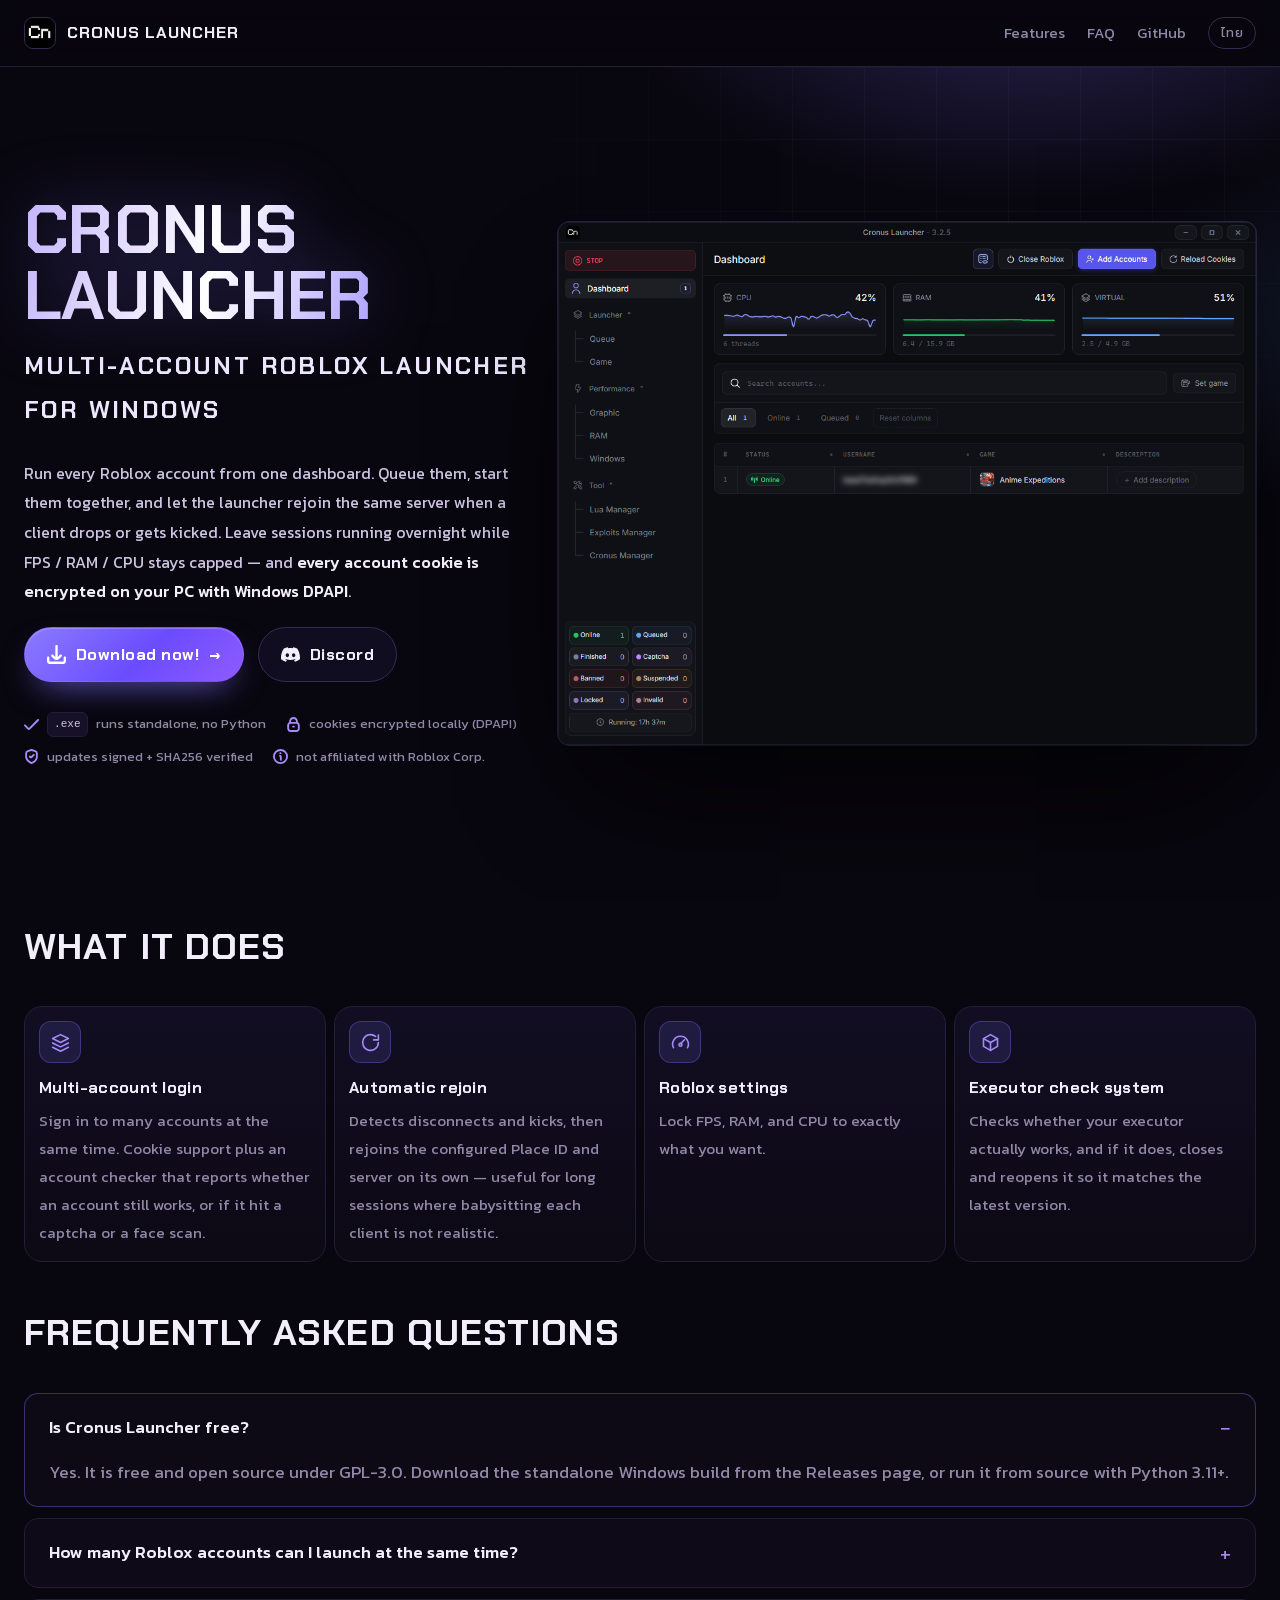
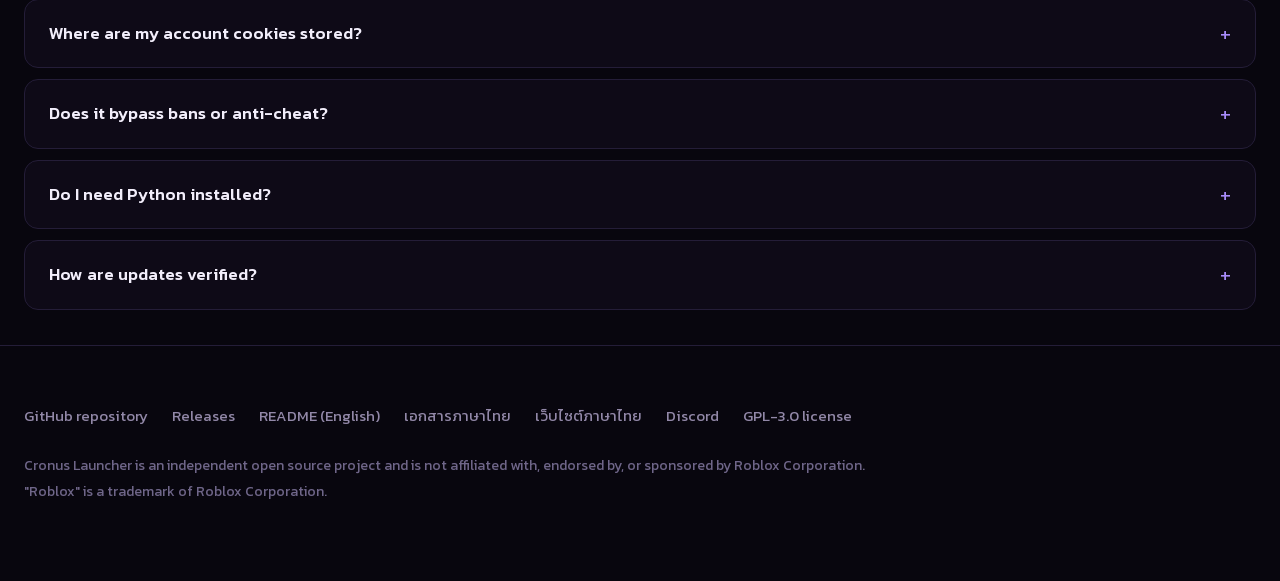
<file: docs/en/index.html>
<!DOCTYPE html>
<html lang="en" class="no-js">
<head>
<meta charset="utf-8" />
<meta name="viewport" content="width=device-width, initial-scale=1" />
<title>Cronus Launcher — Open Source Multi-Account Roblox Launcher for Windows</title>
<meta name="description" content="Cronus Launcher is a free, open source multi-account Roblox launcher for Windows 10/11. Queue and launch many accounts, auto rejoin servers, and cap FPS, RAM, and CPU from one local dashboard." />
<link rel="canonical" href="https://xspww.github.io/Khabarovsk/en/" />
<link rel="alternate" hreflang="th" href="https://xspww.github.io/Khabarovsk/" />
<link rel="alternate" hreflang="en" href="https://xspww.github.io/Khabarovsk/en/" />
<link rel="alternate" hreflang="x-default" href="https://xspww.github.io/Khabarovsk/" />
<meta name="robots" content="index, follow, max-image-preview:large" />
<meta name="theme-color" content="#08060e" />
<meta name="author" content="xspww" />
<meta name="keywords" content="Cronus Launcher, Roblox launcher, multi-account Roblox launcher, Roblox auto rejoin, Roblox account manager, open source Roblox launcher, Windows" />

<meta property="og:type" content="website" />
<meta property="og:site_name" content="Cronus Launcher" />
<meta property="og:locale" content="en" />
<meta property="og:locale:alternate" content="th_TH" />
<meta property="og:url" content="https://xspww.github.io/Khabarovsk/en/" />
<meta property="og:title" content="Cronus Launcher — Open Source Multi-Account Roblox Launcher for Windows" />
<meta property="og:description" content="Queue and launch many Roblox accounts, auto rejoin after kicks, and control FPS, RAM, and CPU from one local dashboard. Free and GPL-3.0." />
<meta property="og:image" content="https://xspww.github.io/Khabarovsk/og.png" />
<meta property="og:image:width" content="1200" />
<meta property="og:image:height" content="630" />
<meta property="og:image:alt" content="Cronus Launcher — open source multi-account Roblox launcher for Windows" />
<meta name="twitter:card" content="summary_large_image" />
<meta name="twitter:title" content="Cronus Launcher — Open Source Multi-Account Roblox Launcher" />
<meta name="twitter:description" content="Queue and launch many Roblox accounts, auto rejoin, and cap FPS, RAM, and CPU from one local dashboard." />
<meta name="twitter:image" content="https://xspww.github.io/Khabarovsk/og.png" />

<link rel="icon" href="../assets/cronus_icon.png" />
<link rel="apple-touch-icon" href="../assets/cronus_icon.png" />
<link rel="preload" as="font" type="font/woff2" href="../assets/fonts/ChakraPetch-Bold.woff2" crossorigin />
<link rel="preload" as="font" type="font/woff2" href="../assets/fonts/Kanit-Regular.woff2" crossorigin />
<link rel="stylesheet" href="../styles.css?v=17" />
<script>document.documentElement.classList.replace("no-js", "js");</script>
<script defer src="../app.js"></script>

<script type="application/ld+json">
{
  "@context": "https://schema.org",
  "@graph": [
    {
      "@type": "SoftwareApplication",
      "@id": "https://xspww.github.io/Khabarovsk/en/#app",
      "name": "Cronus Launcher",
      "alternateName": "Cronus",
      "applicationCategory": "UtilitiesApplication",
      "applicationSubCategory": "Game launcher",
      "operatingSystem": "Windows 10, Windows 11 (64-bit)",
      "softwareVersion": "3.2.7",
      "downloadUrl": "https://github.com/xspww/Khabarovsk/releases/latest",
      "installUrl": "https://github.com/xspww/Khabarovsk/releases/latest",
      "codeRepository": "https://github.com/xspww/Khabarovsk",
      "license": "https://www.gnu.org/licenses/gpl-3.0.html",
      "isAccessibleForFree": true,
      "inLanguage": "en",
      "description": "Cronus Launcher is a local-first, multi-account Roblox launcher for Windows: one dashboard drives queueing, launching, auto rejoin, and performance controls, with account cookies encrypted on the host.",
      "featureList": [
        "Sign in to many Roblox accounts at once",
        "Automatic rejoin after disconnect or kick",
        "FPS, RAM, and CPU locks applied to Roblox clients",
        "Checks whether your executor works, then closes and reopens it to match the latest version, plus Roblox client install and update",
        "Cookies encrypted with Windows DPAPI, local only"
      ],
      "offers": {
        "@type": "Offer",
        "price": "0",
        "priceCurrency": "USD"
      },
      "author": {
        "@type": "Organization",
        "name": "xspww",
        "url": "https://github.com/xspww"
      },
      "sameAs": [
        "https://github.com/xspww/Khabarovsk",
        "https://github.com/xspww/Khabarovsk/releases"
      ]
    },
    {
      "@type": "WebSite",
      "@id": "https://xspww.github.io/Khabarovsk/en/#website",
      "url": "https://xspww.github.io/Khabarovsk/en/",
      "name": "Cronus Launcher",
      "inLanguage": "en",
      "about": { "@id": "https://xspww.github.io/Khabarovsk/en/#app" }
    },
    {
      "@type": "FAQPage",
      "@id": "https://xspww.github.io/Khabarovsk/en/#faq",
      "mainEntity": [
        {
          "@type": "Question",
          "name": "Is Cronus Launcher free?",
          "acceptedAnswer": {
            "@type": "Answer",
            "text": "Yes. Cronus Launcher is free and open source under GPL-3.0. You can download a standalone Windows build from the Releases page or run it from source with Python 3.11+."
          }
        },
        {
          "@type": "Question",
          "name": "How many Roblox accounts can I launch at the same time?",
          "acceptedAnswer": {
            "@type": "Answer",
            "text": "The launcher itself has no fixed cap — how many clients run at once depends on your PC. The multi-add dialog accepts up to 50 user:pass lines per import, and you can queue and launch accounts together from the dashboard."
          }
        },
        {
          "@type": "Question",
          "name": "Where are my account cookies stored?",
          "acceptedAnswer": {
            "@type": "Answer",
            "text": "On your own machine, encrypted with Windows DPAPI, under %LOCALAPPDATA%\\Cronus Launcher\\data. Cookies are never sent to an external server and never committed to the repository."
          }
        },
        {
          "@type": "Question",
          "name": "Does Cronus Launcher bypass bans or anti-cheat?",
          "acceptedAnswer": {
            "@type": "Answer",
            "text": "No. It launches and manages accounts you already own. It does not bypass bans, security checks, or anti-cheat systems."
          }
        },
        {
          "@type": "Question",
          "name": "Do I need Python installed?",
          "acceptedAnswer": {
            "@type": "Answer",
            "text": "No for the release build: the .exe from the Releases page is standalone and needs no Python, only Windows 10/11 64-bit and Roblox Player. Running from source needs Python 3.11+."
          }
        },
        {
          "@type": "Question",
          "name": "How are updates verified?",
          "acceptedAnswer": {
            "@type": "Answer",
            "text": "Each release artifact is signed with the project release key. The in-app updater verifies the signature and SHA256 digest before installing, and the data directory is left untouched."
          }
        }
      ]
    }
  ]
}
</script>
</head>
<body>
<a class="skip" href="#main">Skip to content</a>

<header class="topbar">
  <div class="wrap">
    <a class="brand" href="../">
      <img src="../assets/cronus_icon.png" alt="Cronus Launcher logo" width="32" height="32" />
      Cronus Launcher
    </a>
    <nav class="topnav" aria-label="Main">
      <a class="nav-link" href="#features">Features</a>
      <a class="nav-link" href="#faq">FAQ</a>
      <a class="gh" href="https://github.com/xspww/Khabarovsk">GitHub</a>
      <a class="lang" href="../" hreflang="th" lang="th">ไทย</a>
    </nav>
  </div>
</header>

<main id="main">
  <div class="hero">
    <div class="wrap">
      <div class="hero-copy">
        <h1 class="title">Cronus Launcher</h1>
        <p class="subtitle">Multi-account Roblox launcher for Windows</p>
        <p class="lead">Run every Roblox account from one dashboard. Queue them, start them together, and let the launcher rejoin the same server when a client drops or gets kicked. Leave sessions running overnight while FPS / RAM / CPU stays capped — and <strong>every account cookie is encrypted on your PC with Windows DPAPI</strong>.</p>

        <p class="cta">
          <a class="btn btn-primary" href="https://github.com/xspww/Khabarovsk/releases/latest">
            <svg viewBox="0 0 512 512" fill="currentColor" aria-hidden="true"><path d="M188.821,377.6c37.49,37.491,98.274,37.491,135.765,0.001c0,0,0.001-0.001,0.001-0.001l68.523-68.523 c12.712-12.278,13.064-32.536,0.786-45.248c-12.278-12.712-32.536-13.064-45.248-0.786c-0.267,0.257-0.529,0.52-0.786,0.786 l-59.371,59.349L288,32c0-17.673-14.327-32-32-32l0,0c-17.673,0-32,14.327-32,32l0.448,290.709l-58.901-58.901 c-12.712-12.278-32.97-11.926-45.248,0.786c-11.977,12.401-11.977,32.061,0,44.462L188.821,377.6z"/> <path d="M480,309.333c-17.673,0-32,14.327-32,32v97.941c-0.012,4.814-3.911,8.714-8.725,8.725H72.725 c-4.814-0.012-8.714-3.911-8.725-8.725v-97.941c0-17.673-14.327-32-32-32s-32,14.327-32,32v97.941 C0.047,479.42,32.58,511.953,72.725,512h366.549c40.146-0.047,72.678-32.58,72.725-72.725v-97.941 C512,323.66,497.673,309.333,480,309.333z"/></svg>
            Download now!
            <span class="arrow" aria-hidden="true">→</span>
          </a>
          <a class="btn" href="https://discord.gg/zUpFZxy4Jc">
            <svg viewBox="0 0 24 24" fill="currentColor" aria-hidden="true"><path d="M20.317,4.37c-1.53-0.702-3.17-1.219-4.885-1.515c-0.031-0.006-0.062,0.009-0.079,0.037 c-0.211,0.375-0.445,0.865-0.608,1.249c-1.845-0.276-3.68-0.276-5.487,0C9.095,3.748,8.852,3.267,8.641,2.892 C8.624,2.864,8.593,2.85,8.562,2.855C6.848,3.15,5.208,3.667,3.677,4.37C3.664,4.375,3.652,4.385,3.645,4.397 c-3.111,4.648-3.964,9.182-3.546,13.66c0.002,0.022,0.014,0.043,0.031,0.056c2.053,1.508,4.041,2.423,5.993,3.029 c0.031,0.01,0.064-0.002,0.084-0.028c0.462-0.63,0.873-1.295,1.226-1.994c0.021-0.041,0.001-0.09-0.042-0.106 c-0.653-0.248-1.274-0.55-1.872-0.892c-0.047-0.028-0.051-0.095-0.008-0.128c0.126-0.094,0.252-0.192,0.372-0.291 c0.022-0.018,0.052-0.022,0.078-0.01c3.928,1.793,8.18,1.793,12.061,0c0.026-0.012,0.056-0.009,0.079,0.01 c0.12,0.099,0.246,0.198,0.373,0.292c0.044,0.032,0.041,0.1-0.007,0.128c-0.598,0.349-1.219,0.645-1.873,0.891 c-0.043,0.016-0.061,0.066-0.041,0.107c0.36,0.698,0.772,1.363,1.225,1.993c0.019,0.027,0.053,0.038,0.084,0.029 c1.961-0.607,3.95-1.522,6.002-3.029c0.018-0.013,0.029-0.033,0.031-0.055c0.5-5.177-0.838-9.674-3.548-13.66 C20.342,4.385,20.33,4.375,20.317,4.37z M8.02,15.331c-1.183,0-2.157-1.086-2.157-2.419s0.955-2.419,2.157-2.419 c1.211,0,2.176,1.095,2.157,2.419C10.177,14.246,9.221,15.331,8.02,15.331z M15.995,15.331c-1.182,0-2.157-1.086-2.157-2.419 s0.955-2.419,2.157-2.419c1.211,0,2.176,1.095,2.157,2.419C18.152,14.246,17.206,15.331,15.995,15.331z"/></svg>
            Discord
          </a>
        </p>

        <ul class="trust">
          <li><svg viewBox="0 0 507.506 507.506" fill="currentColor" aria-hidden="true"><path d="M163.865,436.934c-14.406,0.006-28.222-5.72-38.4-15.915L9.369,304.966c-12.492-12.496-12.492-32.752,0-45.248l0,0 c12.496-12.492,32.752-12.492,45.248,0l109.248,109.248L452.889,79.942c12.496-12.492,32.752-12.492,45.248,0l0,0 c12.492,12.496,12.492,32.752,0,45.248L202.265,421.019C192.087,431.214,178.271,436.94,163.865,436.934z"/></svg><code>.exe</code> runs standalone, no Python</li>
          <li><svg viewBox="0 0 508.779 508.779" fill="currentColor" aria-hidden="true"><path d="M403.723,180.395v-31.061C403.723,66.859,336.864,0,254.389,0S105.056,66.859,105.056,149.333v31.061 c-39.236,20.023-63.952,60.334-64,104.384v106.667c0.071,64.772,52.561,117.263,117.333,117.333h192 c64.772-0.071,117.263-52.561,117.333-117.333V284.779C467.675,240.729,442.959,200.417,403.723,180.395z M254.389,64 c47.128,0,85.333,38.205,85.333,85.333v18.112H169.056v-18.112C169.056,102.205,207.261,64,254.389,64z M403.723,391.445 c0,29.455-23.878,53.333-53.333,53.333h-192c-29.455,0-53.333-23.878-53.333-53.333V284.779c0-29.455,23.878-53.333,53.333-53.333 h192c29.455,0,53.333,23.878,53.333,53.333V391.445z"/> <path d="M243.723,295.445h21.333c17.673,0,32,14.327,32,32l0,0c0,17.673-14.327,32-32,32h-21.333c-17.673,0-32-14.327-32-32l0,0 C211.723,309.772,226.05,295.445,243.723,295.445z"/></svg>cookies encrypted locally (DPAPI)</li>
          <li><svg viewBox="0 0 24 24" fill="currentColor" aria-hidden="true"><path d="M11.16,11.693l-.717-.746a1.5,1.5,0,0,0-2.12-.042h0a1.5,1.5,0,0,0-.042,2.121l1.159,1.206a2.363,2.363,0,0,0,1.674.74h.037a2.368,2.368,0,0,0,1.662-.688l3.961-3.962a1.5,1.5,0,0,0,0-2.121h0a1.5,1.5,0,0,0-2.122,0Z"/><path d="M12,24a1.5,1.5,0,0,1-.609-.129C11,23.7,1.909,19.569,1.909,12V7.247A5.492,5.492,0,0,1,5.67,2.029L11.525.077a1.513,1.513,0,0,1,.95,0L18.33,2.029a5.493,5.493,0,0,1,3.761,5.218V12c0,8.618-9.224,11.792-9.616,11.923A1.49,1.49,0,0,1,12,24ZM12,3.081,6.619,4.875a2.5,2.5,0,0,0-1.71,2.372V12c0,4.735,5.421,7.952,7.168,8.865,1.757-.733,7.014-3.383,7.014-8.865V7.247a2.5,2.5,0,0,0-1.71-2.372Z"/></svg>updates signed + SHA256 verified</li>
          <li><svg viewBox="0 0 24 24" fill="currentColor" aria-hidden="true"><path d="M12,0A12,12,0,1,0,24,12,12.013,12.013,0,0,0,12,0Zm0,21a9,9,0,1,1,9-9A9.011,9.011,0,0,1,12,21Z"/><path d="M11.545,9.545h-.3A1.577,1.577,0,0,0,9.64,10.938,1.5,1.5,0,0,0,11,12.532v4.65a1.5,1.5,0,0,0,3,0V12A2.455,2.455,0,0,0,11.545,9.545Z"/><path d="M11.83,8.466A1.716,1.716,0,1,0,10.114,6.75,1.715,1.715,0,0,0,11.83,8.466Z"/></svg>not affiliated with Roblox Corp.</li>
        </ul>
      </div>

      <figure class="stage reveal">
        <span class="stage-glow" aria-hidden="true"></span>

        <img
          class="shot"
          src="../assets/dashboard.png"
          width="1124"
          height="843"
          alt="Cronus Launcher dashboard showing the CPU, RAM and VIRTUAL cards, the account table with one online account, and the status board"
        />
      </figure>
    </div>
  </div>

  <section id="features" aria-labelledby="features-h">
    <div class="wrap">
      <div class="section-head reveal">
        <h2 id="features-h">What it does</h2>
      </div>
      <div class="grid">
        <article class="card reveal">
          <span class="icon" aria-hidden="true"><svg viewBox="0 0 24 24" fill="none" stroke="currentColor" stroke-width="1.8" stroke-linecap="round" stroke-linejoin="round"><path d="M12 3 3 7.5 12 12l9-4.5L12 3Z" /><path d="M3 12.5 12 17l9-4.5" /><path d="M3 17.5 12 22l9-4.5" /></svg></span>
          <h3>Multi-account login</h3>
          <p>Sign in to many accounts at the same time. Cookie support plus an account checker that reports whether an account still works, or if it hit a captcha or a face scan.</p>
        </article>
        <article class="card reveal">
          <span class="icon" aria-hidden="true"><svg viewBox="0 0 24 24" fill="none" stroke="currentColor" stroke-width="1.8" stroke-linecap="round" stroke-linejoin="round"><path d="M21 12a9 9 0 1 1-3.2-6.9" /><polyline points="21 3.5 21 9 15.5 9" /></svg></span>
          <h3>Automatic rejoin</h3>
          <p>Detects disconnects and kicks, then rejoins the configured Place ID and server on its own — useful for long sessions where babysitting each client is not realistic.</p>
        </article>
        <article class="card reveal">
          <span class="icon" aria-hidden="true"><svg viewBox="0 0 24 24" fill="none" stroke="currentColor" stroke-width="1.8" stroke-linecap="round" stroke-linejoin="round"><path d="M4 18a9 9 0 1 1 16 0" /><path d="m12 13.5 4.6-4.6" /><circle cx="12" cy="14.6" r="1.7" /></svg></span>
          <h3>Roblox settings</h3>
          <p>Lock FPS, RAM, and CPU to exactly what you want.</p>
        </article>
        <article class="card reveal">
          <span class="icon" aria-hidden="true"><svg viewBox="0 0 24 24" fill="none" stroke="currentColor" stroke-width="1.8" stroke-linecap="round" stroke-linejoin="round"><path d="M12 3l8 4.5v9L12 21l-8-4.5v-9L12 3Z" /><path d="M4 7.5l8 4.5 8-4.5" /><path d="M12 12v9" /></svg></span>
          <h3>Executor check system</h3>
          <p>Checks whether your executor actually works, and if it does, closes and reopens it so it matches the latest version.</p>
        </article>
      </div>
    </div>
  </section>

  <section id="faq" aria-labelledby="faq-h">
    <div class="wrap">
      <div class="section-head reveal">
        <h2 id="faq-h">Frequently asked questions</h2>
      </div>
      <details class="reveal" open>
        <summary>Is Cronus Launcher free?</summary>
        <p>Yes. It is free and open source under GPL-3.0. Download the standalone Windows build from the Releases page, or run it from source with Python 3.11+.</p>
      </details>
      <details class="reveal">
        <summary>How many Roblox accounts can I launch at the same time?</summary>
        <p>The launcher sets no fixed cap — how many clients stay smooth depends on your PC. The multi-add dialog accepts up to 50 <code>user:pass</code> lines per import, and accounts can be queued and started together from one dashboard.</p>
      </details>
      <details class="reveal">
        <summary>Where are my account cookies stored?</summary>
        <p>On your machine only, encrypted with Windows DPAPI, under <code>%LOCALAPPDATA%\Cronus Launcher\data</code>. Cookies are never sent to an external server and never committed to the repository.</p>
      </details>
      <details class="reveal">
        <summary>Does it bypass bans or anti-cheat?</summary>
        <p>No. Cronus Launcher launches and manages accounts you already own. It does not bypass bans, security checks, or anti-cheat systems.</p>
      </details>
      <details class="reveal">
        <summary>Do I need Python installed?</summary>
        <p>No for the release build: the <code>.exe</code> is standalone and only needs Windows 10/11 64-bit and Roblox Player. Running from source needs Python 3.11+.</p>
      </details>
      <details class="reveal">
        <summary>How are updates verified?</summary>
        <p>Each release artifact is signed with the project release key, and the in-app updater verifies that signature plus the SHA256 digest before installing. Updates leave the data directory untouched.</p>
      </details>
    </div>
  </section>
</main>

<footer>
  <div class="wrap">
    <nav class="footlinks" aria-label="Footer">
      <a href="https://github.com/xspww/Khabarovsk">GitHub repository</a>
      <a href="https://github.com/xspww/Khabarovsk/releases/latest">Releases</a>
      <a href="https://github.com/xspww/Khabarovsk/blob/main/README.md" hreflang="en" lang="en">README (English)</a>
      <a href="https://github.com/xspww/Khabarovsk/blob/main/README.th.md" hreflang="th" lang="th">เอกสารภาษาไทย</a>
      <a href="../" hreflang="th" lang="th">เว็บไซต์ภาษาไทย</a>
      <a href="https://discord.gg/zUpFZxy4Jc">Discord</a>
      <a href="https://github.com/xspww/Khabarovsk/blob/main/LICENSE">GPL-3.0 license</a>
    </nav>
    <p class="disclaimer">Cronus Launcher is an independent open source project and is not affiliated with, endorsed by, or sponsored by Roblox Corporation. "Roblox" is a trademark of Roblox Corporation.</p>
  </div>
</footer>
</body>
</html>
</file>
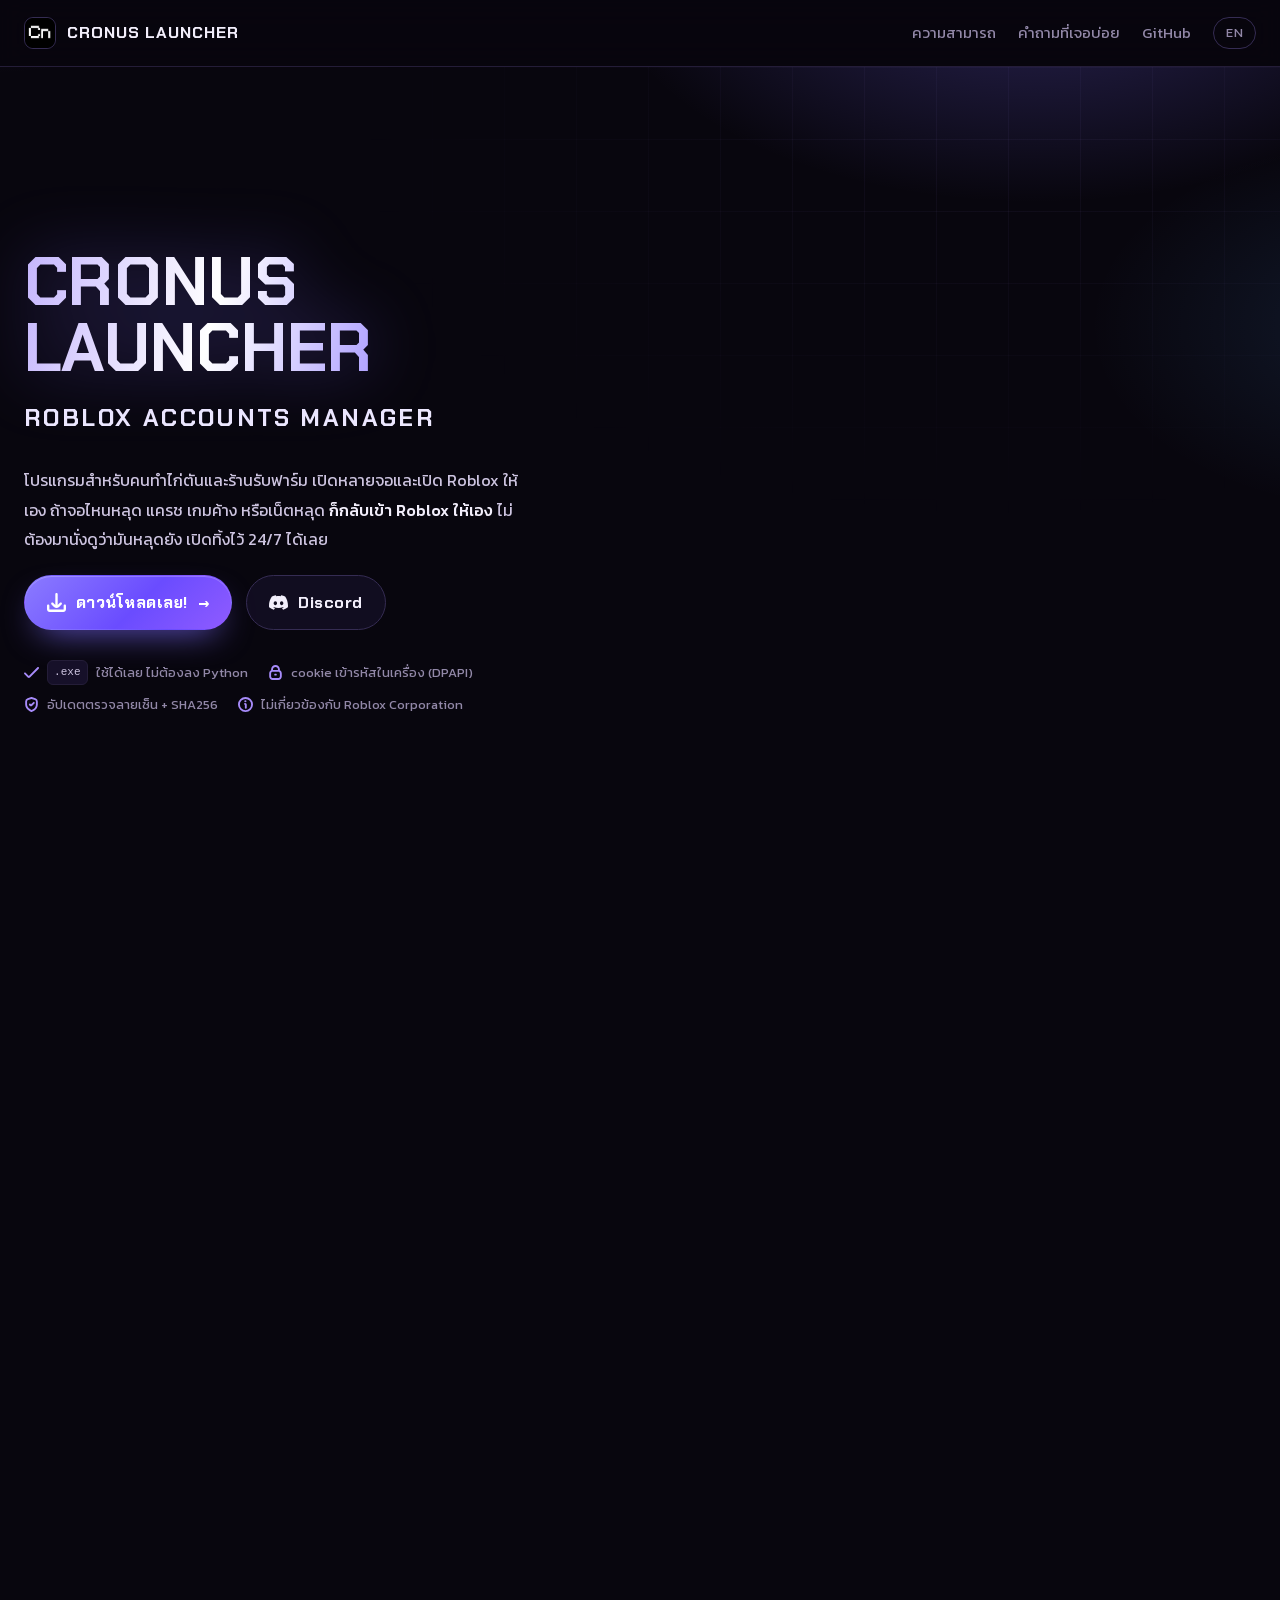
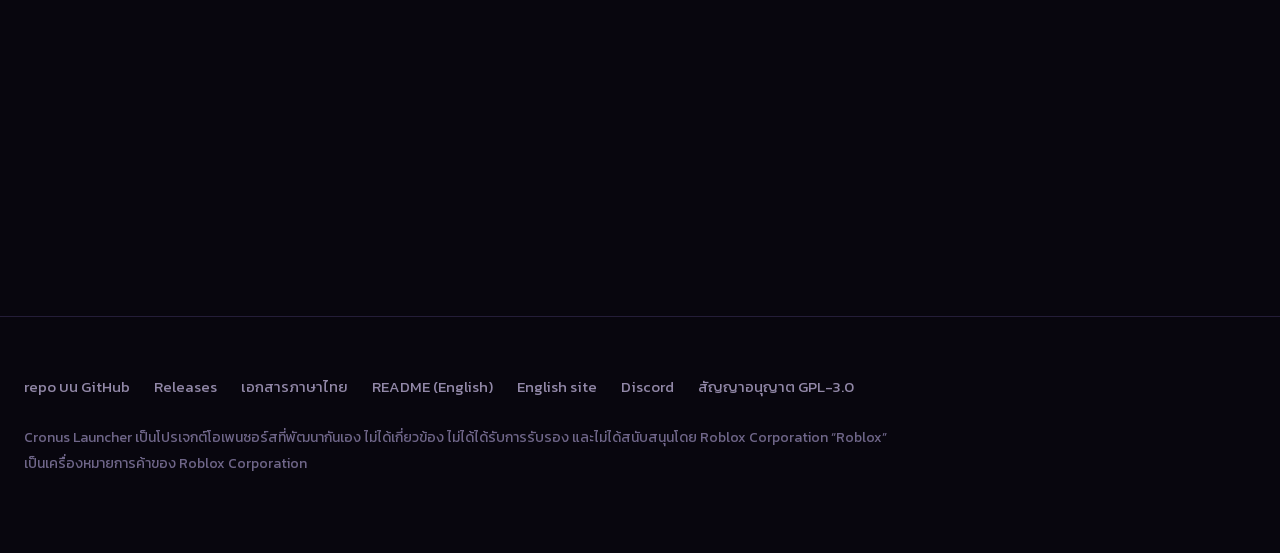
<file: docs/th/index.html>
<!DOCTYPE html>
<html lang="th">
<head>
<meta charset="utf-8" />
<title>ย้ายไปหน้าใหม่แล้ว — Cronus Launcher</title>
<link rel="canonical" href="https://xspww.github.io/Khabarovsk/" />
<meta name="robots" content="noindex, follow" />
<meta http-equiv="refresh" content="0; url=../" />
</head>
<body style="margin:0;background:#08060e;color:#cdc4e0;font:16px/1.8 'Kanit',system-ui,sans-serif">
<p style="padding:48px 24px">หน้านี้ย้ายไปที่ <a href="../" style="color:#a78bfa">Cronus Launcher</a> แล้ว</p>
</body>
</html>
</file>
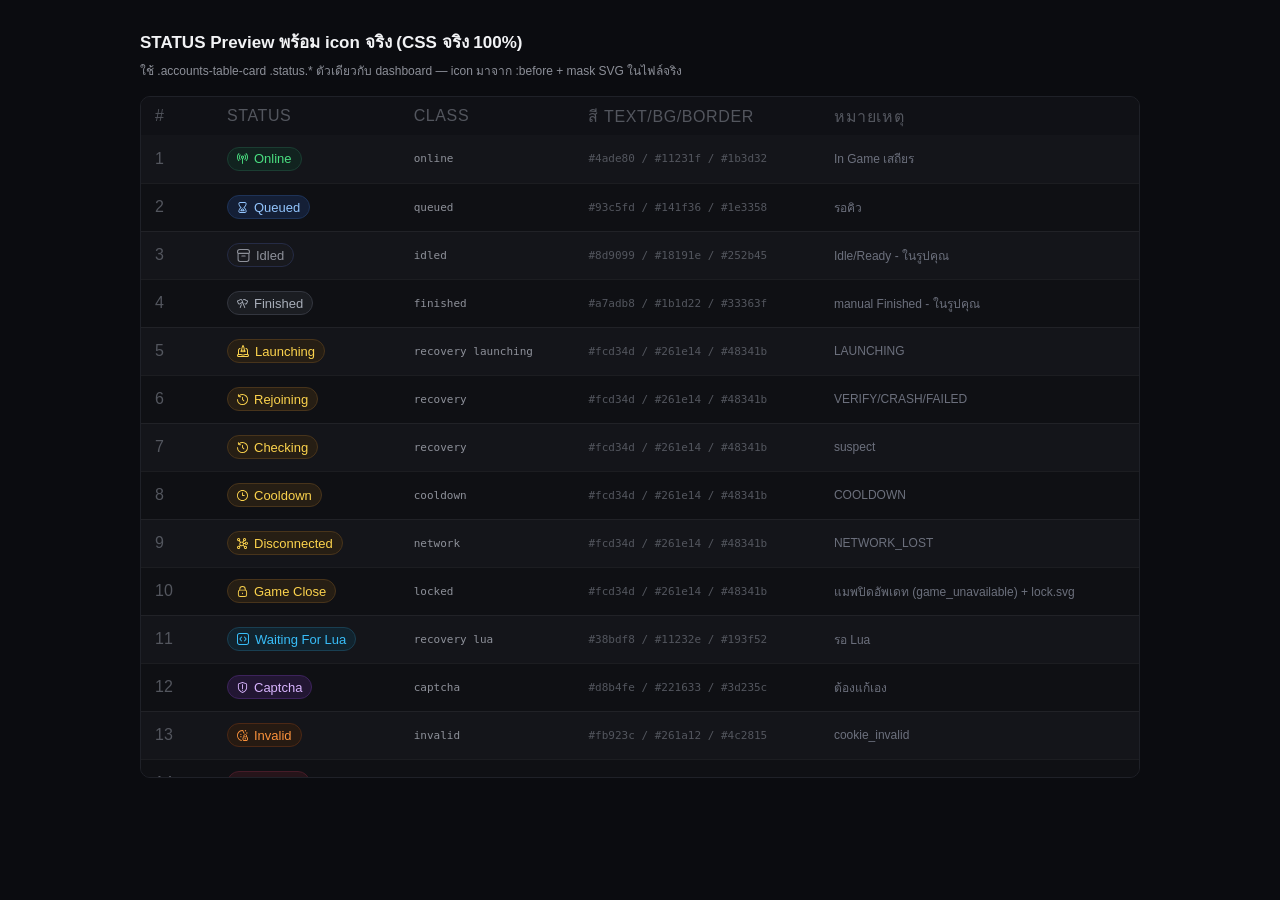
<file: status-preview.html>
<!DOCTYPE html>
<html lang="th"><head><meta charset="UTF-8"><meta name="viewport" content="width=device-width,initial-scale=1"><title>STATUS Preview + icons</title><style>
body{margin:0;background:#0b0c10;color:#f2f3f5;font-family:Inter,Kanit,Segoe UI,sans-serif;padding:28px}
.wrap{max-width:1000px;margin:0 auto}
h1{font-size:17px;margin:0 0 6px} p.sub{color:#8d9099;font-size:12px;margin:0 0 16px}
.accounts-table-card{background:#101116;border:1px solid #1f2128;border-radius:10px;overflow:hidden}
.table-wrap{overflow:auto} table{width:100%;border-collapse:collapse;min-width:760px}
thead th{height:36px;background:#101116;color:#53565e;font:800 10px monospace;text-transform:uppercase;letter-spacing:.6px;text-align:left;padding:0 14px}
tbody tr{height:50px;border-top:1px solid rgba(255,255,255,.055)} tbody tr:first-child{border-top:none}
tbody tr:nth-child(odd){background:#14151a} tbody tr:nth-child(even){background:#0f1014}
td{padding:0 14px;font-size:13px} .num{color:#53565e;font:700 12px monospace;width:40px} .meta{font-family:monospace;font-size:11px;color:#8d9099} .hex{font-family:monospace;font-size:11px;color:#53565e} .desc{font-size:12px;color:#6c707d}
/* REAL CSS from accounts-dashboard.css */
#view-accounts{gap:0}
#view-accounts .page-head{height:54px;margin-bottom:12px;background:#0d0e12}
#view-accounts .page-head .title{font-size:16px;font-weight:800;color:#f2f3f5}
#view-accounts .actions{gap:8px}
#view-accounts .page-head .btn{height:33px;padding:0 13px;font-size:12px}
#view-accounts #close-all-roblox-btn{background:#15161b;border-color:#232529;color:#cdced4}
#view-accounts #close-all-roblox-btn:hover:not(:disabled){background:#1b1c22;border-color:#32343d;color:#ffffff}
#view-accounts #close-all-roblox-btn .btn-icon{width:14px!important;height:14px!important}

#view-accounts #add-btn{background:#5855ea;border-color:#6366f1;color:#ffffff;box-shadow:0 2px 8px rgba(88,85,234,.35)}
#view-accounts #add-btn:hover:not(:disabled){background:#6865f3;border-color:#7b78ff;color:#ffffff}
#view-accounts #add-btn .btn-icon{width:14px!important;height:14px!important}

#view-accounts #reload-cookies-btn{background:#15161b;border-color:#232529;color:#cdced4}
#view-accounts #reload-cookies-btn:hover:not(:disabled){background:#1b1c22;border-color:#32343d;color:#ffffff}
#view-accounts #reload-cookies-btn .btn-icon{width:14px!important;height:14px!important}


.accounts-shell{background:#101116;border:1px solid #1f2128;border-radius:10px;overflow:hidden;margin-bottom:14px}
.actions-col{width:124px}
.account-tools{display:grid;padding:12px;background:#101116;border-bottom:1px solid #1f2128}
.search-wrap{position:relative;min-width:0}
.search-wrap svg{position:absolute;left:14px;top:50%;width:15px;height:15px;transform:translateY(-50%);fill:none;stroke:#53565e;stroke-width:2;stroke-linecap:round;stroke-linejoin:round;pointer-events:none}
.search-wrap .search{height:37px;padding:0 12px 0 40px;background:#14151a;border-color:#22242b;color:#f2f3f5;border-radius:8px;font:650 12px var(--mono)}
.search-wrap .search::placeholder{color:#53565e}
.account-filters{display:flex;gap:7px;align-items:center;overflow-x:auto;padding:9px 10px 10px;background:#101116;scrollbar-width:none}
.account-filters::-webkit-scrollbar{display:none}
.account-filter{height:31px;border:1px solid transparent;border-radius:8px;background:0 0;color:#656972;display:inline-flex;align-items:center;gap:7px;padding:0 10px;font:750 12px var(--font);white-space:nowrap}
.account-filter:hover{background:#17181d;color:#cdced4;border-color:#232529}
.account-filter.active{background:#212329;border-color:#32343d;color:#ffffff;box-shadow:none}
.account-filter.col-reset{color:#4d5261;border:1px dashed #23262e;background:transparent}
.account-filter.col-reset:hover{color:#a5b4fc;border-color:#43456e;background:rgba(99,102,241,.08)}
.account-filter strong{min-width:14px;color:#53565e;font:800 10px var(--mono)}
.account-filter.active strong{color:#a5b4fc}

.accounts-table-card{background:#101116;border:1px solid #1f2128;border-radius:10px;overflow:hidden}
.accounts-table-card .table-wrap{max-height:calc(100vh - 220px);border:0;border-radius:0;background:#101116;overflow-y:auto;overflow-x:auto}
.accounts-table-card table{min-width:820px;width:100%;border-collapse:collapse}
.accounts-table-card thead th{height:38px;background:#101116;border-bottom:none;color:#53565e;font:800 10px var(--mono);text-transform:uppercase;letter-spacing:.6px;overflow:hidden;text-overflow:ellipsis;white-space:nowrap}
.accounts-table-card td,.accounts-table-card th{padding:0 14px}
.accounts-table-card tbody tr{height:48px;border-top:1px solid rgba(255,255,255,.055);border-bottom:none}
.accounts-table-card tbody tr:first-child{border-top:none}
.accounts-table-card tbody tr.editing-desc{height:auto}
.accounts-table-card tbody tr:nth-child(odd){background:#14151a}
.accounts-table-card tbody tr:nth-child(2n){background:#0f1014}
.accounts-table-card tbody tr.active,.accounts-table-card tbody tr:hover{background:#191a20;box-shadow:none}
.accounts-table-card .num{width:44px;color:#53565e;font:700 12px var(--mono)}
.accounts-table-card .actions-col{width:124px}
.accounts-table-card .user{gap:10px;display:flex;align-items:center}
.accounts-table-card .user-main{min-width:0;cursor:default;-webkit-user-select:none;user-select:none}
.accounts-table-card .avatar,.accounts-table-card .avatar-wrap{width:27px;height:27px;flex-basis:27px;border-radius:6px;background:#16171c;border-color:#25272e;display:inline-flex;align-items:center;justify-content:center}
.accounts-table-card .name{font-size:12px;font-weight:800;color:#f2f3f5;line-height:1.15;cursor:default;-webkit-user-select:none;user-select:none}
.accounts-table-card .handle{margin-top:2px;color:#53565e;font:700 10px var(--mono);line-height:1.1;cursor:default;-webkit-user-select:none;user-select:none}

.accounts-table-card .status{height:22px;border:1px solid transparent;border-radius:999px;padding:0 9px;background:#18191e;color:#8d9099;font:800 11px var(--font);gap:6px;display:inline-flex;align-items:center}
.accounts-table-card .status:before{content:"";width:6px;height:6px;display:inline-block;background:currentColor}
.accounts-table-card .status.online{background:#11231f;border-color:#1b3d32;color:#4ade80}
.accounts-table-card .status.online:before{content:"";width:11px;height:12px;border-radius:0;box-shadow:none;background:currentColor;-webkit-mask:url("data:image/svg+xml,%3Csvg xmlns='http://www.w3.org/2000/svg' viewBox='0 0 24 24'%3E%3Cpath d='m12,5.5c-1.93,0-3.5,1.57-3.5,3.5,0,1.582,1.056,2.923,2.5,3.354v10.646c0,.552.448,1,1,1s1-.448,1-1v-10.646c1.444-.431,2.5-1.772,2.5-3.354,0-1.93-1.57-3.5-3.5-3.5Zm0,5c-.827,0-1.5-.673-1.5-1.5s.673-1.5,1.5-1.5,1.5.673,1.5,1.5-.673,1.5-1.5,1.5Zm-4.243-5.667c-1.133,1.133-1.757,2.64-1.757,4.243s.624,3.109,1.757,4.243c.391.39.391,1.023,0,1.414-.195.195-.451.293-.707.293s-.512-.098-.707-.293c-1.511-1.511-2.343-3.52-2.343-5.657s.832-4.146,2.343-5.657c.391-.391,1.023-.391,1.414,0s.391,1.023,0,1.414Zm12.243,4.243c0,2.137-.832,4.146-2.343,5.657-.195.195-.451.293-.707.293s-.512-.098-.707-.293c-.391-.391-.391-1.024,0-1.414,1.133-1.133,1.757-2.64,1.757-4.243s-.624-3.109-1.757-4.243c-.391-.391-.391-1.023,0-1.414s1.023-.391,1.414,0c1.511,1.511,2.343,3.52,2.343,5.657Zm-15.071,7.071c.391.391.391,1.023,0,1.414-.195.195-.451.293-.707.293s-.512-.098-.707-.293C-1.164,12.882-1.164,5.269,3.515.59c.391-.391,1.023-.391,1.414,0s.391,1.023,0,1.414c-3.898,3.899-3.898,10.243,0,14.142Zm15.557,1.414c-.195.195-.451.293-.707.293s-.512-.098-.707-.293c-.391-.391-.391-1.023,0-1.414,3.898-3.899,3.898-10.243,0-14.142-.391-.391-.391-1.023,0-1.414s1.023-.391,1.414,0c4.679,4.678,4.679,12.292,0,16.97Z' fill='black'/%3E%3C/svg%3E") no-repeat center/contain;mask:url("data:image/svg+xml,%3Csvg xmlns='http://www.w3.org/2000/svg' viewBox='0 0 24 24'%3E%3Cpath d='m12,5.5c-1.93,0-3.5,1.57-3.5,3.5,0,1.582,1.056,2.923,2.5,3.354v10.646c0,.552.448,1,1,1s1-.448,1-1v-10.646c1.444-.431,2.5-1.772,2.5-3.354,0-1.93-1.57-3.5-3.5-3.5Zm0,5c-.827,0-1.5-.673-1.5-1.5s.673-1.5,1.5-1.5,1.5.673,1.5,1.5-.673,1.5-1.5,1.5Zm-4.243-5.667c-1.133,1.133-1.757,2.64-1.757,4.243s.624,3.109,1.757,4.243c.391.39.391,1.023,0,1.414-.195.195-.451.293-.707.293s-.512-.098-.707-.293c-1.511-1.511-2.343-3.52-2.343-5.657s.832-4.146,2.343-5.657c.391-.391,1.023-.391,1.414,0s.391,1.023,0,1.414Zm12.243,4.243c0,2.137-.832,4.146-2.343,5.657-.195.195-.451.293-.707.293s-.512-.098-.707-.293c-.391-.391-.391-1.024,0-1.414,1.133-1.133,1.757-2.64,1.757-4.243s-.624-3.109-1.757-4.243c-.391-.391-.391-1.023,0-1.414s1.023-.391,1.414,0c1.511,1.511,2.343,3.52,2.343,5.657Zm-15.071,7.071c.391.391.391,1.023,0,1.414-.195.195-.451.293-.707.293s-.512-.098-.707-.293C-1.164,12.882-1.164,5.269,3.515.59c.391-.391,1.023-.391,1.414,0s.391,1.023,0,1.414c-3.898,3.899-3.898,10.243,0,14.142Zm15.557,1.414c-.195.195-.451.293-.707.293s-.512-.098-.707-.293c-.391-.391-.391-1.023,0-1.414,3.898-3.899,3.898-10.243,0-14.142-.391-.391-.391-1.023,0-1.414s1.023-.391,1.414,0c4.679,4.678,4.679,12.292,0,16.97Z' fill='black'/%3E%3C/svg%3E") no-repeat center/contain}
.accounts-table-card .status.queued{background:#141f36;border-color:#1e3358;color:#93c5fd}
.accounts-table-card .status.queued:before{content:"";width:11px;height:12px;border-radius:0;box-shadow:none;background:currentColor;-webkit-mask:url("data:image/svg+xml,%3Csvg xmlns='http://www.w3.org/2000/svg' viewBox='0 0 24 24'%3E<path d='M17,24H7.005a4.014,4.014,0,0,1-3.044-1.4,3.94,3.94,0,0,1-.917-3.158A12.522,12.522,0,0,1,7.445,12a12.522,12.522,0,0,1-4.4-7.444A3.94,3.94,0,0,1,3.961,1.4,4.014,4.014,0,0,1,7.005,0H17a4.017,4.017,0,0,1,3.044,1.4,3.943,3.943,0,0,1,.918,3.155A12.556,12.556,0,0,1,16.551,12a12.557,12.557,0,0,1,4.406,7.448,3.944,3.944,0,0,1-.918,3.156A4.017,4.017,0,0,1,17,24ZM17,2H7.005a2.015,2.015,0,0,0-1.528.7,1.921,1.921,0,0,0-.456,1.556c.376,2.5,1.924,4.84,4.6,6.957a1,1,0,0,1,0,1.568C6.945,14.9,5.4,17.242,5.021,19.741A1.921,1.921,0,0,0,5.477,21.3a2.015,2.015,0,0,0,1.528.7H17a2.014,2.014,0,0,0,1.528-.7,1.917,1.917,0,0,0,.456-1.554c-.373-2.487-1.92-4.829-4.6-6.962a1,1,0,0,1,0-1.564c2.681-2.133,4.228-4.475,4.6-6.963A1.916,1.916,0,0,0,18.523,2.7,2.014,2.014,0,0,0,17,2ZM15.681,20H8.318a1,1,0,0,1-.927-1.374,11.185,11.185,0,0,1,3.471-4.272l.518-.412a1,1,0,0,1,1.245,0l.509.406a11.3,11.3,0,0,1,3.473,4.276A1,1,0,0,1,15.681,20Zm-5.647-2h3.928A11.57,11.57,0,0,0,12,16,11.3,11.3,0,0,0,10.034,18Z' fill='black'/>%3C/svg%3E") no-repeat center/contain;mask:url("data:image/svg+xml,%3Csvg xmlns='http://www.w3.org/2000/svg' viewBox='0 0 24 24'%3E<path d='M17,24H7.005a4.014,4.014,0,0,1-3.044-1.4,3.94,3.94,0,0,1-.917-3.158A12.522,12.522,0,0,1,7.445,12a12.522,12.522,0,0,1-4.4-7.444A3.94,3.94,0,0,1,3.961,1.4,4.014,4.014,0,0,1,7.005,0H17a4.017,4.017,0,0,1,3.044,1.4,3.943,3.943,0,0,1,.918,3.155A12.556,12.556,0,0,1,16.551,12a12.557,12.557,0,0,1,4.406,7.448,3.944,3.944,0,0,1-.918,3.156A4.017,4.017,0,0,1,17,24ZM17,2H7.005a2.015,2.015,0,0,0-1.528.7,1.921,1.921,0,0,0-.456,1.556c.376,2.5,1.924,4.84,4.6,6.957a1,1,0,0,1,0,1.568C6.945,14.9,5.4,17.242,5.021,19.741A1.921,1.921,0,0,0,5.477,21.3a2.015,2.015,0,0,0,1.528.7H17a2.014,2.014,0,0,0,1.528-.7,1.917,1.917,0,0,0,.456-1.554c-.373-2.487-1.92-4.829-4.6-6.962a1,1,0,0,1,0-1.564c2.681-2.133,4.228-4.475,4.6-6.963A1.916,1.916,0,0,0,18.523,2.7,2.014,2.014,0,0,0,17,2ZM15.681,20H8.318a1,1,0,0,1-.927-1.374,11.185,11.185,0,0,1,3.471-4.272l.518-.412a1,1,0,0,1,1.245,0l.509.406a11.3,11.3,0,0,1,3.473,4.276A1,1,0,0,1,15.681,20Zm-5.647-2h3.928A11.57,11.57,0,0,0,12,16,11.3,11.3,0,0,0,10.034,18Z' fill='black'/>%3C/svg%3E") no-repeat center/contain}
.accounts-table-card .status.idled{background:#18191e;border-color:#252b45;color:#8d9099}
.accounts-table-card .status.idled:before{background:#8d9099;content:"";width:13px;height:13px;border-radius:0;box-shadow:none;background:currentColor;-webkit-mask:url("data:image/svg+xml,%3Csvg xmlns='http://www.w3.org/2000/svg' viewBox='0 0 24 24'%3E<path d='M9,14h6a1,1,0,0,0,0-2H9a1,1,0,0,0,0,2Z' fill='black'/><path d='M19,0H5A5.006,5.006,0,0,0,0,5V6A3,3,0,0,0,1,8.234V19a5.006,5.006,0,0,0,5,5H18a5.006,5.006,0,0,0,5-5V8.234A3,3,0,0,0,24,6V5A5.006,5.006,0,0,0,19,0ZM2,5A3,3,0,0,1,5,2H19a3,3,0,0,1,3,3V6a1,1,0,0,1-1,1H3A1,1,0,0,1,2,6ZM21,19a3,3,0,0,1-3,3H6a3,3,0,0,1-3-3V9H21Z' fill='black'/>%3C/svg%3E") no-repeat center/contain;mask:url("data:image/svg+xml,%3Csvg xmlns='http://www.w3.org/2000/svg' viewBox='0 0 24 24'%3E<path d='M9,14h6a1,1,0,0,0,0-2H9a1,1,0,0,0,0,2Z' fill='black'/><path d='M19,0H5A5.006,5.006,0,0,0,0,5V6A3,3,0,0,0,1,8.234V19a5.006,5.006,0,0,0,5,5H18a5.006,5.006,0,0,0,5-5V8.234A3,3,0,0,0,24,6V5A5.006,5.006,0,0,0,19,0ZM2,5A3,3,0,0,1,5,2H19a3,3,0,0,1,3,3V6a1,1,0,0,1-1,1H3A1,1,0,0,1,2,6ZM21,19a3,3,0,0,1-3,3H6a3,3,0,0,1-3-3V9H21Z' fill='black'/>%3C/svg%3E") no-repeat center/contain}
.accounts-table-card .status.cooldown,.accounts-table-card .status.network,.accounts-table-card .status.recovery{background:#261e14;border-color:#48341b;color:#fcd34d}
.accounts-table-card .status.cooldown:before{background:#eab308;content:"";width:11px;height:12px;border-radius:0;box-shadow:none;background:currentColor;-webkit-mask:url("data:image/svg+xml,%3Csvg xmlns='http://www.w3.org/2000/svg' viewBox='0 0 24 24'%3E<path d='M12,24C5.383,24,0,18.617,0,12S5.383,0,12,0s12,5.383,12,12-5.383,12-12,12Zm0-22C6.486,2,2,6.486,2,12s4.486,10,10,10,10-4.486,10-10S17.514,2,12,2Zm5,10c0-.553-.447-1-1-1h-3V6c0-.553-.448-1-1-1s-1,.447-1,1v6c0,.553,.448,1,1,1h4c.553,0,1-.447,1-1Z' fill='black'/>%3C/svg%3E") no-repeat center/contain;mask:url("data:image/svg+xml,%3Csvg xmlns='http://www.w3.org/2000/svg' viewBox='0 0 24 24'%3E<path d='M12,24C5.383,24,0,18.617,0,12S5.383,0,12,0s12,5.383,12,12-5.383,12-12,12Zm0-22C6.486,2,2,6.486,2,12s4.486,10,10,10,10-4.486,10-10S17.514,2,12,2Zm5,10c0-.553-.447-1-1-1h-3V6c0-.553-.448-1-1-1s-1,.447-1,1v6c0,.553,.448,1,1,1h4c.553,0,1-.447,1-1Z' fill='black'/>%3C/svg%3E") no-repeat center/contain}.accounts-table-card .status.network:before{background:#eab308;content:"";width:11px;height:12px;border-radius:0;box-shadow:none;background:currentColor;-webkit-mask:url("data:image/svg+xml,%3Csvg xmlns='http://www.w3.org/2000/svg' viewBox='0 0 24 24'%3E<path d='m14.996,13.039l2.266-.22c.522,1.277,1.775,2.181,3.238,2.181,1.93,0,3.5-1.57,3.5-3.5s-1.57-3.5-3.5-3.5c-1.7,0-3.118,1.219-3.432,2.829l-2.458.238c-.229-.544-.561-1.03-.957-1.456l1.839-2.776c.322.098.656.166,1.009.166,1.93,0,3.5-1.57,3.5-3.5S18.43,0,16.5,0s-3.5,1.57-3.5,3.5c0,.851.317,1.621.824,2.229l-1.795,2.711c-.622-.278-1.305-.44-2.029-.44s-1.407.162-2.029.44l-1.795-2.711c.507-.607.824-1.378.824-2.229C7,1.571,5.43,0,3.5,0S0,1.571,0,3.501s1.57,3.5,3.5,3.5c.353,0,.687-.068,1.009-.166l1.839,2.776c-.829.893-1.347,2.078-1.347,3.39,0,1.13.391,2.161,1.025,2.999l-1.112,1.304c-.433-.192-.909-.303-1.412-.303-1.93,0-3.5,1.57-3.5,3.5s1.57,3.5,3.5,3.5,3.5-1.57,3.5-3.5c0-.7-.212-1.35-.567-1.897l1.094-1.283c.732.421,1.569.681,2.473.681,1.106,0,2.119-.372,2.948-.982l2.367,2.049c-.198.439-.315.922-.315,1.434,0,1.93,1.57,3.5,3.5,3.5s3.5-1.57,3.5-3.5-1.57-3.5-3.5-3.5c-.691,0-1.332.208-1.875.555l-2.338-2.023c.436-.735.702-1.581.709-2.493Zm5.504-3.038c.827,0,1.5.673,1.5,1.5s-.673,1.5-1.5,1.5-1.5-.673-1.5-1.5.673-1.5,1.5-1.5Zm-4-8c.827,0,1.5.673,1.5,1.5s-.673,1.5-1.5,1.5-1.5-.673-1.5-1.5.673-1.5,1.5-1.5ZM2,3.501c0-.827.673-1.5,1.5-1.5s1.5.673,1.5,1.5-.673,1.5-1.5,1.5-1.5-.673-1.5-1.5Zm1.5,18.5c-.827,0-1.5-.673-1.5-1.5s.673-1.5,1.5-1.5,1.5.673,1.5,1.5-.673,1.5-1.5,1.5Zm3.5-9c0-1.654,1.346-3,3-3s3,1.346,3,3-1.346,3-3,3-3-1.346-3-3Zm13,7.5c0,.827-.673,1.5-1.5,1.5s-1.5-.673-1.5-1.5.673-1.5,1.5-1.5,1.5.673,1.5,1.5Z' fill='black'/>%3C/svg%3E") no-repeat center/contain;mask:url("data:image/svg+xml,%3Csvg xmlns='http://www.w3.org/2000/svg' viewBox='0 0 24 24'%3E<path d='m14.996,13.039l2.266-.22c.522,1.277,1.775,2.181,3.238,2.181,1.93,0,3.5-1.57,3.5-3.5s-1.57-3.5-3.5-3.5c-1.7,0-3.118,1.219-3.432,2.829l-2.458.238c-.229-.544-.561-1.03-.957-1.456l1.839-2.776c.322.098.656.166,1.009.166,1.93,0,3.5-1.57,3.5-3.5S18.43,0,16.5,0s-3.5,1.57-3.5,3.5c0,.851.317,1.621.824,2.229l-1.795,2.711c-.622-.278-1.305-.44-2.029-.44s-1.407.162-2.029.44l-1.795-2.711c.507-.607.824-1.378.824-2.229C7,1.571,5.43,0,3.5,0S0,1.571,0,3.501s1.57,3.5,3.5,3.5c.353,0,.687-.068,1.009-.166l1.839,2.776c-.829.893-1.347,2.078-1.347,3.39,0,1.13.391,2.161,1.025,2.999l-1.112,1.304c-.433-.192-.909-.303-1.412-.303-1.93,0-3.5,1.57-3.5,3.5s1.57,3.5,3.5,3.5,3.5-1.57,3.5-3.5c0-.7-.212-1.35-.567-1.897l1.094-1.283c.732.421,1.569.681,2.473.681,1.106,0,2.119-.372,2.948-.982l2.367,2.049c-.198.439-.315.922-.315,1.434,0,1.93,1.57,3.5,3.5,3.5s3.5-1.57,3.5-3.5-1.57-3.5-3.5-3.5c-.691,0-1.332.208-1.875.555l-2.338-2.023c.436-.735.702-1.581.709-2.493Zm5.504-3.038c.827,0,1.5.673,1.5,1.5s-.673,1.5-1.5,1.5-1.5-.673-1.5-1.5.673-1.5,1.5-1.5Zm-4-8c.827,0,1.5.673,1.5,1.5s-.673,1.5-1.5,1.5-1.5-.673-1.5-1.5.673-1.5,1.5-1.5ZM2,3.501c0-.827.673-1.5,1.5-1.5s1.5.673,1.5,1.5-.673,1.5-1.5,1.5-1.5-.673-1.5-1.5Zm1.5,18.5c-.827,0-1.5-.673-1.5-1.5s.673-1.5,1.5-1.5,1.5.673,1.5,1.5-.673,1.5-1.5,1.5Zm3.5-9c0-1.654,1.346-3,3-3s3,1.346,3,3-1.346,3-3,3-3-1.346-3-3Zm13,7.5c0,.827-.673,1.5-1.5,1.5s-1.5-.673-1.5-1.5.673-1.5,1.5-1.5,1.5.673,1.5,1.5Z' fill='black'/>%3C/svg%3E") no-repeat center/contain}.accounts-table-card .status.recovery:before{background:#eab308;content:"";width:11px;height:12px;border-radius:0;box-shadow:none;background:currentColor;-webkit-mask:url("data:image/svg+xml,%3Csvg xmlns='http://www.w3.org/2000/svg' viewBox='0 0 24 24'%3E<path d='M12,0A11.972,11.972,0,0,0,4,3.073V1A1,1,0,0,0,2,1V4A3,3,0,0,0,5,7H8A1,1,0,0,0,8,5H5a.854.854,0,0,1-.1-.021A9.987,9.987,0,1,1,2,12a1,1,0,0,0-2,0A12,12,0,1,0,12,0Z' fill='black'/><path d='M12,6a1,1,0,0,0-1,1v5a1,1,0,0,0,.293.707l3,3a1,1,0,0,0,1.414-1.414L13,11.586V7A1,1,0,0,0,12,6Z' fill='black'/>%3C/svg%3E") no-repeat center/contain;mask:url("data:image/svg+xml,%3Csvg xmlns='http://www.w3.org/2000/svg' viewBox='0 0 24 24'%3E<path d='M12,0A11.972,11.972,0,0,0,4,3.073V1A1,1,0,0,0,2,1V4A3,3,0,0,0,5,7H8A1,1,0,0,0,8,5H5a.854.854,0,0,1-.1-.021A9.987,9.987,0,1,1,2,12a1,1,0,0,0-2,0A12,12,0,1,0,12,0Z' fill='black'/><path d='M12,6a1,1,0,0,0-1,1v5a1,1,0,0,0,.293.707l3,3a1,1,0,0,0,1.414-1.414L13,11.586V7A1,1,0,0,0,12,6Z' fill='black'/>%3C/svg%3E") no-repeat center/contain}
.accounts-table-card .status.captcha{background:#221633;border-color:#3d235c;color:#d8b4fe}
.accounts-table-card .status.captcha:before{background:#c084fc;content:"";width:11px;height:12px;border-radius:0;box-shadow:none;background:currentColor;-webkit-mask:url("data:image/svg+xml,%3Csvg xmlns='http://www.w3.org/2000/svg' viewBox='0 0 24 24'%3E<path d='m13 15h-2v-10h2zm-.207 8.708c2.16-.868 9.207-4.28 9.207-11.717v-6.524a2.992 2.992 0 0 0 -2.054-2.842l-7.946-2.635-7.946 2.635a2.992 2.992 0 0 0 -2.054 2.842v6.524c0 6.563 7.005 10.576 9.153 11.651l.8.4zm6.523-19.185a1 1 0 0 1 .684.944v6.524c0 6.183-6.087 9.112-7.953 9.862-1.888-.945-8.047-4.446-8.047-9.862v-6.524a1 1 0 0 1 .684-.944l7.316-2.423zm-6.316 12.477h-2v2h2z' fill='black'/>%3C/svg%3E") no-repeat center/contain;mask:url("data:image/svg+xml,%3Csvg xmlns='http://www.w3.org/2000/svg' viewBox='0 0 24 24'%3E<path d='m13 15h-2v-10h2zm-.207 8.708c2.16-.868 9.207-4.28 9.207-11.717v-6.524a2.992 2.992 0 0 0 -2.054-2.842l-7.946-2.635-7.946 2.635a2.992 2.992 0 0 0 -2.054 2.842v6.524c0 6.563 7.005 10.576 9.153 11.651l.8.4zm6.523-19.185a1 1 0 0 1 .684.944v6.524c0 6.183-6.087 9.112-7.953 9.862-1.888-.945-8.047-4.446-8.047-9.862v-6.524a1 1 0 0 1 .684-.944l7.316-2.423zm-6.316 12.477h-2v2h2z' fill='black'/>%3C/svg%3E") no-repeat center/contain}
.accounts-table-card .status.lua{background:#11232e;border-color:#193f52;color:#38bdf8}
.accounts-table-card .status.lua:before{background:#38bdf8;box-shadow:0 0 8px rgba(56,189,248,.38);content:"";width:12px;height:12px;border-radius:0;background:currentColor;-webkit-mask:url("data:image/svg+xml,%3Csvg xmlns='http://www.w3.org/2000/svg' viewBox='0 0 24 24'%3E<path d='M14.831,17c-.256,0-.512-.098-.707-.293-.391-.391-.391-1.023,0-1.414l2.583-2.583c.188-.189,.293-.44,.293-.708s-.104-.518-.293-.707l-2.583-2.584c-.391-.391-.391-1.024,0-1.414,.391-.391,1.023-.391,1.414,0l2.583,2.583c.566,.566,.879,1.32,.879,2.121s-.312,1.555-.879,2.122l-2.583,2.583c-.195,.195-.451,.293-.707,.293Zm-4.955-.298c.391-.391,.391-1.023,0-1.414l-2.583-2.583c-.189-.189-.293-.44-.293-.708s.104-.518,.293-.707l2.583-2.583c.391-.391,.391-1.023,0-1.414s-1.023-.391-1.414,0l-2.583,2.583c-.567,.567-.879,1.32-.879,2.122s.312,1.555,.879,2.122l2.583,2.583c.195,.195,.451,.293,.707,.293s.512-.098,.707-.293Zm14.124,2.298V5c0-2.757-2.243-5-5-5H5C2.243,0,0,2.243,0,5v14c0,2.757,2.243,5,5,5h14c2.757,0,5-2.243,5-5ZM19,2c1.654,0,3,1.346,3,3v14c0,1.654-1.346,3-3,3H5c-1.654,0-3-1.346-3-3V5c0-1.654,1.346-3,3-3h14Z' fill='black'/>%3C/svg%3E") no-repeat center/contain;mask:url("data:image/svg+xml,%3Csvg xmlns='http://www.w3.org/2000/svg' viewBox='0 0 24 24'%3E<path d='M14.831,17c-.256,0-.512-.098-.707-.293-.391-.391-.391-1.023,0-1.414l2.583-2.583c.188-.189,.293-.44,.293-.708s-.104-.518-.293-.707l-2.583-2.584c-.391-.391-.391-1.024,0-1.414,.391-.391,1.023-.391,1.414,0l2.583,2.583c.566,.566,.879,1.32,.879,2.121s-.312,1.555-.879,2.122l-2.583,2.583c-.195,.195-.451,.293-.707,.293Zm-4.955-.298c.391-.391,.391-1.023,0-1.414l-2.583-2.583c-.189-.189-.293-.44-.293-.708s.104-.518,.293-.707l2.583-2.583c.391-.391,.391-1.023,0-1.414s-1.023-.391-1.414,0l-2.583,2.583c-.567,.567-.879,1.32-.879,2.122s.312,1.555,.879,2.122l2.583,2.583c.195,.195,.451,.293,.707,.293s.512-.098,.707-.293Zm14.124,2.298V5c0-2.757-2.243-5-5-5H5C2.243,0,0,2.243,0,5v14c0,2.757,2.243,5,5,5h14c2.757,0,5-2.243,5-5ZM19,2c1.654,0,3,1.346,3,3v14c0,1.654-1.346,3-3,3H5c-1.654,0-3-1.346-3-3V5c0-1.654,1.346-3,3-3h14Z' fill='black'/>%3C/svg%3E") no-repeat center/contain}
.accounts-table-card .status.launching:before{content:"";width:12px;height:12px;border-radius:0;box-shadow:none;background:currentColor;-webkit-mask:url("data:image/svg+xml,%3Csvg xmlns='http://www.w3.org/2000/svg' viewBox='0 0 24 24'%3E<path d='m22 18.184v-7.184c0-2.283-1.542-4.274-3.751-4.842-.528-.136-1.08.184-1.218.719s.185 1.08.72 1.217c1.324.341 2.249 1.536 2.249 2.906v7h-4.5c-.266 0-.52.105-.707.293l-.707.707h-4.172l-.707-.707c-.188-.188-.441-.293-.707-.293h-4.5v-7c0-1.37.925-2.565 2.249-2.906.535-.137.857-.683.72-1.217-.138-.535-.688-.855-1.218-.719-2.209.568-3.751 2.559-3.751 4.842v7.184c-1.161.414-2 1.514-2 2.816 0 1.654 1.346 3 3 3h18c1.654 0 3-1.346 3-3 0-1.302-.839-2.402-2-2.816zm-1 3.816h-18c-.552 0-1-.449-1-1s.448-1 1-1h5.086l.707.707c.188.188.441.293.707.293h5c.266 0 .52-.105.707-.293l.707-.707h5.086c.552 0 1 .449 1 1s-.448 1-1 1zm-13.941-8.616c.031.275.166.529.362.725.492.492 1.29.492 1.781 0l1.073-1.073h.725v.963c0 .552.447 1 1 1s1-.448 1-1v-.963h.738l1.073 1.073c.492.492 1.29.492 1.781 0l.005-.005c.196-.196.332-.45.362-.726.182-1.655-.242-3.31-1.476-4.59-.155-2.507-.871-5.057-2.256-8.005-.136-.288-.37-.52-.649-.649-.179-.084-.357-.133-.559-.133-.189 0-.32.023-.474.078-.338.121-.62.377-.774.704-1.377 2.929-2.091 5.466-2.251 8.003-1.239 1.294-1.644 2.955-1.461 4.599zm4.94-10.438c.924 2.229 1.405 4.201 1.501 6.091v2h-3v-1.951c.093-1.933.574-3.911 1.499-6.14z' fill='black'/>%3C/svg%3E") no-repeat center/contain;mask:url("data:image/svg+xml,%3Csvg xmlns='http://www.w3.org/2000/svg' viewBox='0 0 24 24'%3E<path d='m22 18.184v-7.184c0-2.283-1.542-4.274-3.751-4.842-.528-.136-1.08.184-1.218.719s.185 1.08.72 1.217c1.324.341 2.249 1.536 2.249 2.906v7h-4.5c-.266 0-.52.105-.707.293l-.707.707h-4.172l-.707-.707c-.188-.188-.441-.293-.707-.293h-4.5v-7c0-1.37.925-2.565 2.249-2.906.535-.137.857-.683.72-1.217-.138-.535-.688-.855-1.218-.719-2.209.568-3.751 2.559-3.751 4.842v7.184c-1.161.414-2 1.514-2 2.816 0 1.654 1.346 3 3 3h18c1.654 0 3-1.346 3-3 0-1.302-.839-2.402-2-2.816zm-1 3.816h-18c-.552 0-1-.449-1-1s.448-1 1-1h5.086l.707.707c.188.188.441.293.707.293h5c.266 0 .52-.105.707-.293l.707-.707h5.086c.552 0 1 .449 1 1s-.448 1-1 1zm-13.941-8.616c.031.275.166.529.362.725.492.492 1.29.492 1.781 0l1.073-1.073h.725v.963c0 .552.447 1 1 1s1-.448 1-1v-.963h.738l1.073 1.073c.492.492 1.29.492 1.781 0l.005-.005c.196-.196.332-.45.362-.726.182-1.655-.242-3.31-1.476-4.59-.155-2.507-.871-5.057-2.256-8.005-.136-.288-.37-.52-.649-.649-.179-.084-.357-.133-.559-.133-.189 0-.32.023-.474.078-.338.121-.62.377-.774.704-1.377 2.929-2.091 5.466-2.251 8.003-1.239 1.294-1.644 2.955-1.461 4.599zm4.94-10.438c.924 2.229 1.405 4.201 1.501 6.091v2h-3v-1.951c.093-1.933.574-3.911 1.499-6.14z' fill='black'/>%3C/svg%3E") no-repeat center/contain}
.accounts-table-card .status.blocked{background:#26141a;border-color:#461c28;color:#f87171}
.accounts-table-card .status.blocked:before{content:"";width:11px;height:11px;border-radius:0;box-shadow:none;background:currentColor;-webkit-mask:url("data:image/svg+xml,%3Csvg xmlns='http://www.w3.org/2000/svg' viewBox='0 0 24 24'%3E<path d='M22.251,22.229c1.08-1.086,1.749-2.581,1.749-4.229,0-3.309-2.691-6-6-6-3.308,0-5.999,2.692-6,6,0,3.309,2.691,6,6,6,1.66,0,3.165-.679,4.251-1.771Zm-.251-4.229c0,.74-.216,1.424-.567,2.019l-5.452-5.453c.595-.351,1.279-.567,2.019-.567,2.206,0,4,1.794,4,4Zm-8,0c0-.74,.216-1.424,.567-2.019l5.452,5.453c-.595,.351-1.279,.567-2.019,.567-2.206,0-4-1.794-4-4Zm-5-6c3.309,0,6-2.691,6-6S12.309,0,9,0,3,2.691,3,6s2.691,6,6,6Zm0-10c2.206,0,4,1.794,4,4s-1.794,4-4,4-4-1.794-4-4,1.794-4,4-4Zm1.992,13.187c-.068,.547-.563,.938-1.116,.868-.287-.036-.579-.054-.876-.054-3.859,0-7,3.14-7,7,0,.552-.447,1-1,1s-1-.448-1-1c0-4.962,4.037-9,9-9,.377,0,.755,.023,1.124,.07,.549,.069,.937,.568,.868,1.117Z' fill='black'/>%3C/svg%3E") no-repeat center/contain;mask:url("data:image/svg+xml,%3Csvg xmlns='http://www.w3.org/2000/svg' viewBox='0 0 24 24'%3E<path d='M22.251,22.229c1.08-1.086,1.749-2.581,1.749-4.229,0-3.309-2.691-6-6-6-3.308,0-5.999,2.692-6,6,0,3.309,2.691,6,6,6,1.66,0,3.165-.679,4.251-1.771Zm-.251-4.229c0,.74-.216,1.424-.567,2.019l-5.452-5.453c.595-.351,1.279-.567,2.019-.567,2.206,0,4,1.794,4,4Zm-8,0c0-.74,.216-1.424,.567-2.019l5.452,5.453c-.595,.351-1.279,.567-2.019,.567-2.206,0-4-1.794-4-4Zm-5-6c3.309,0,6-2.691,6-6S12.309,0,9,0,3,2.691,3,6s2.691,6,6,6Zm0-10c2.206,0,4,1.794,4,4s-1.794,4-4,4-4-1.794-4-4,1.794-4,4-4Zm1.992,13.187c-.068,.547-.563,.938-1.116,.868-.287-.036-.579-.054-.876-.054-3.859,0-7,3.14-7,7,0,.552-.447,1-1,1s-1-.448-1-1c0-4.962,4.037-9,9-9,.377,0,.755,.023,1.124,.07,.549,.069,.937,.568,.868,1.117Z' fill='black'/>%3C/svg%3E") no-repeat center/contain}
.accounts-table-card .status.suspended{background:#26141a;border-color:#461c28;color:#f87171}
.accounts-table-card .status.suspended:before{content:"";width:11px;height:11px;border-radius:0;box-shadow:none;background:currentColor;-webkit-mask:url("data:image/svg+xml,%3Csvg xmlns='http://www.w3.org/2000/svg' viewBox='0 0 24 24'%3E<path d='M22.251,22.229c1.08-1.086,1.749-2.581,1.749-4.229,0-3.309-2.691-6-6-6-3.308,0-5.999,2.692-6,6,0,3.309,2.691,6,6,6,1.66,0,3.165-.679,4.251-1.771Zm-.251-4.229c0,.74-.216,1.424-.567,2.019l-5.452-5.453c.595-.351,1.279-.567,2.019-.567,2.206,0,4,1.794,4,4Zm-8,0c0-.74,.216-1.424,.567-2.019l5.452,5.453c-.595,.351-1.279,.567-2.019,.567-2.206,0-4-1.794-4-4Zm-5-6c3.309,0,6-2.691,6-6S12.309,0,9,0,3,2.691,3,6s2.691,6,6,6Zm0-10c2.206,0,4,1.794,4,4s-1.794,4-4,4-4-1.794-4-4,1.794-4,4-4Zm1.992,13.187c-.068,.547-.563,.938-1.116,.868-.287-.036-.579-.054-.876-.054-3.859,0-7,3.14-7,7,0,.552-.447,1-1,1s-1-.448-1-1c0-4.962,4.037-9,9-9,.377,0,.755,.023,1.124,.07,.549,.069,.937,.568,.868,1.117Z' fill='black'/>%3C/svg%3E") no-repeat center/contain;mask:url("data:image/svg+xml,%3Csvg xmlns='http://www.w3.org/2000/svg' viewBox='0 0 24 24'%3E<path d='M22.251,22.229c1.08-1.086,1.749-2.581,1.749-4.229,0-3.309-2.691-6-6-6-3.308,0-5.999,2.692-6,6,0,3.309,2.691,6,6,6,1.66,0,3.165-.679,4.251-1.771Zm-.251-4.229c0,.74-.216,1.424-.567,2.019l-5.452-5.453c.595-.351,1.279-.567,2.019-.567,2.206,0,4,1.794,4,4Zm-8,0c0-.74,.216-1.424,.567-2.019l5.452,5.453c-.595,.351-1.279,.567-2.019,.567-2.206,0-4-1.794-4-4Zm-5-6c3.309,0,6-2.691,6-6S12.309,0,9,0,3,2.691,3,6s2.691,6,6,6Zm0-10c2.206,0,4,1.794,4,4s-1.794,4-4,4-4-1.794-4-4,1.794-4,4-4Zm1.992,13.187c-.068,.547-.563,.938-1.116,.868-.287-.036-.579-.054-.876-.054-3.859,0-7,3.14-7,7,0,.552-.447,1-1,1s-1-.448-1-1c0-4.962,4.037-9,9-9,.377,0,.755,.023,1.124,.07,.549,.069,.937,.568,.868,1.117Z' fill='black'/>%3C/svg%3E") no-repeat center/contain}
.accounts-table-card .status.banned{background:#26141a;border-color:#461c28;color:#f87171}
.accounts-table-card .status.banned:before{content:"";width:11px;height:11px;border-radius:0;box-shadow:none;background:currentColor;-webkit-mask:url("data:image/svg+xml,%3Csvg xmlns='http://www.w3.org/2000/svg' viewBox='0 0 24 24'%3E<path d='M22.251,22.229c1.08-1.086,1.749-2.581,1.749-4.229,0-3.309-2.691-6-6-6-3.308,0-5.999,2.692-6,6,0,3.309,2.691,6,6,6,1.66,0,3.165-.679,4.251-1.771Zm-.251-4.229c0,.74-.216,1.424-.567,2.019l-5.452-5.453c.595-.351,1.279-.567,2.019-.567,2.206,0,4,1.794,4,4Zm-8,0c0-.74,.216-1.424,.567-2.019l5.452,5.453c-.595,.351-1.279,.567-2.019,.567-2.206,0-4-1.794-4-4Zm-5-6c3.309,0,6-2.691,6-6S12.309,0,9,0,3,2.691,3,6s2.691,6,6,6Zm0-10c2.206,0,4,1.794,4,4s-1.794,4-4,4-4-1.794-4-4,1.794-4,4-4Zm1.992,13.187c-.068,.547-.563,.938-1.116,.868-.287-.036-.579-.054-.876-.054-3.859,0-7,3.14-7,7,0,.552-.447,1-1,1s-1-.448-1-1c0-4.962,4.037-9,9-9,.377,0,.755,.023,1.124,.07,.549,.069,.937,.568,.868,1.117Z' fill='black'/>%3C/svg%3E") no-repeat center/contain;mask:url("data:image/svg+xml,%3Csvg xmlns='http://www.w3.org/2000/svg' viewBox='0 0 24 24'%3E<path d='M22.251,22.229c1.08-1.086,1.749-2.581,1.749-4.229,0-3.309-2.691-6-6-6-3.308,0-5.999,2.692-6,6,0,3.309,2.691,6,6,6,1.66,0,3.165-.679,4.251-1.771Zm-.251-4.229c0,.74-.216,1.424-.567,2.019l-5.452-5.453c.595-.351,1.279-.567,2.019-.567,2.206,0,4,1.794,4,4Zm-8,0c0-.74,.216-1.424,.567-2.019l5.452,5.453c-.595,.351-1.279,.567-2.019,.567-2.206,0-4-1.794-4-4Zm-5-6c3.309,0,6-2.691,6-6S12.309,0,9,0,3,2.691,3,6s2.691,6,6,6Zm0-10c2.206,0,4,1.794,4,4s-1.794,4-4,4-4-1.794-4-4,1.794-4,4-4Zm1.992,13.187c-.068,.547-.563,.938-1.116,.868-.287-.036-.579-.054-.876-.054-3.859,0-7,3.14-7,7,0,.552-.447,1-1,1s-1-.448-1-1c0-4.962,4.037-9,9-9,.377,0,.755,.023,1.124,.07,.549,.069,.937,.568,.868,1.117Z' fill='black'/>%3C/svg%3E") no-repeat center/contain}
.accounts-table-card .status.finished{background:#1b1d22;border-color:#33363f;color:#a7adb8}.accounts-table-card .status.finished:before{content:"";width:11px;height:12px;border-radius:0;box-shadow:none;background:currentColor;-webkit-mask:url("data:image/svg+xml,%3Csvg xmlns='http://www.w3.org/2000/svg' viewBox='0 0 24 24'%3E<path d='m10.744 13.279.182.462-2.995 7.624c-.201.519-.796.766-1.296.565-.515-.202-.768-.782-.565-1.296l2.224-5.662c.853-.491 1.669-1.225 2.451-1.693zm12.943-7.353c-.333-.528-.88-.864-1.501-.922-.47-.043-1.201-.158-1.441-.239-1.144-.485-2.309-2.061-3.581-2.476-.599-.219-1.318-.312-2.153-.284-.757.029-1.436.388-1.88.946.003.008.008.015.01.023l1.007 2.562.472-1.201c.07-.193.253-.324.466-.332.554-.023 1.041.035 1.393.164 1.158.517 2.319 2.094 3.621 2.49.533.182 1.562.305 1.923.292l-2.026 4.588c-.295.712-1.216.43-1.737.259-.665-.246-1.54-1.004-2.234-1.482l1.272 3.237c.535.26 1.093.373 1.732.442 1.173.105 2.311-.547 2.798-1.648l2.05-4.647c.218-.592.148-1.238-.188-1.771zm-5.757 14.708c.202.514-.051 1.095-.565 1.296-.5.201-1.095-.046-1.296-.565l-3.963-10.088c-.507-.074-1.375-.13-1.986.094-.464.169-1.036.598-1.59 1.013-1.091.856-2.156 1.514-3.559 1.609-1.188.115-2.311-.548-2.798-1.648l-2.026-4.588c-.241-.652-.172-1.297.165-1.831.333-.528.88-.864 1.5-.922 1.357-.089 1.923-.355 2.941-1.304 1.234-1.153 2.448-1.811 4.234-1.695 1.032.04 1.924.687 2.272 1.65l6.67 16.979zm-6.636-11.422-1.905-4.851c-.106-.317-.412-.382-.698-.361-1.196-.031-1.701.404-2.634 1.217-1.029 1.088-2.678 1.771-4.061 1.779l2.007 4.542c.137.311.452.499.776.465 1.05-.077 1.641-.535 2.551-1.219.67-.501 1.361-1.02 2.104-1.291.61-.223 1.275-.292 1.86-.28z' fill='black'/>%3C/svg%3E") no-repeat center/contain;mask:url("data:image/svg+xml,%3Csvg xmlns='http://www.w3.org/2000/svg' viewBox='0 0 24 24'%3E<path d='m10.744 13.279.182.462-2.995 7.624c-.201.519-.796.766-1.296.565-.515-.202-.768-.782-.565-1.296l2.224-5.662c.853-.491 1.669-1.225 2.451-1.693zm12.943-7.353c-.333-.528-.88-.864-1.501-.922-.47-.043-1.201-.158-1.441-.239-1.144-.485-2.309-2.061-3.581-2.476-.599-.219-1.318-.312-2.153-.284-.757.029-1.436.388-1.88.946.003.008.008.015.01.023l1.007 2.562.472-1.201c.07-.193.253-.324.466-.332.554-.023 1.041.035 1.393.164 1.158.517 2.319 2.094 3.621 2.49.533.182 1.562.305 1.923.292l-2.026 4.588c-.295.712-1.216.43-1.737.259-.665-.246-1.54-1.004-2.234-1.482l1.272 3.237c.535.26 1.093.373 1.732.442 1.173.105 2.311-.547 2.798-1.648l2.05-4.647c.218-.592.148-1.238-.188-1.771zm-5.757 14.708c.202.514-.051 1.095-.565 1.296-.5.201-1.095-.046-1.296-.565l-3.963-10.088c-.507-.074-1.375-.13-1.986.094-.464.169-1.036.598-1.59 1.013-1.091.856-2.156 1.514-3.559 1.609-1.188.115-2.311-.548-2.798-1.648l-2.026-4.588c-.241-.652-.172-1.297.165-1.831.333-.528.88-.864 1.5-.922 1.357-.089 1.923-.355 2.941-1.304 1.234-1.153 2.448-1.811 4.234-1.695 1.032.04 1.924.687 2.272 1.65l6.67 16.979zm-6.636-11.422-1.905-4.851c-.106-.317-.412-.382-.698-.361-1.196-.031-1.701.404-2.634 1.217-1.029 1.088-2.678 1.771-4.061 1.779l2.007 4.542c.137.311.452.499.776.465 1.05-.077 1.641-.535 2.551-1.219.67-.501 1.361-1.02 2.104-1.291.61-.223 1.275-.292 1.86-.28z' fill='black'/>%3C/svg%3E") no-repeat center/contain}
.accounts-table-card .status.invalid{background:#261a12;border-color:#4c2815;color:#fb923c}
.accounts-table-card .status.locked{background:#261e14;border-color:#48341b;color:#fcd34d}
.accounts-table-card .status.locked:before{background:#eab308;content:"";width:11px;height:11px;border-radius:0;box-shadow:none;background:currentColor;-webkit-mask:url("data:image/svg+xml,%3Csvg xmlns='http://www.w3.org/2000/svg' viewBox='0 0 24 24'%3E%3Cpath d='M19,8.424V7A7,7,0,0,0,5,7V8.424A5,5,0,0,0,2,13v6a5.006,5.006,0,0,0,5,5H17a5.006,5.006,0,0,0,5-5V13A5,5,0,0,0,19,8.424ZM7,7A5,5,0,0,1,17,7V8H7ZM20,19a3,3,0,0,1-3,3H7a3,3,0,0,1-3-3V13a3,3,0,0,1,3-3H17a3,3,0,0,1,3,3Z' fill='black'/%3E%3Cpath d='M12,14a1,1,0,0,0-1,1v2a1,1,0,0,0,2,0V15A1,1,0,0,0,12,14Z' fill='black'/%3E%3C/svg%3E") no-repeat center/contain;mask:url("data:image/svg+xml,%3Csvg xmlns='http://www.w3.org/2000/svg' viewBox='0 0 24 24'%3E%3Cpath d='M19,8.424V7A7,7,0,0,0,5,7V8.424A5,5,0,0,0,2,13v6a5.006,5.006,0,0,0,5,5H17a5.006,5.006,0,0,0,5-5V13A5,5,0,0,0,19,8.424ZM7,7A5,5,0,0,1,17,7V8H7ZM20,19a3,3,0,0,1-3,3H7a3,3,0,0,1-3-3V13a3,3,0,0,1,3-3H17a3,3,0,0,1,3,3Z' fill='black'/%3E%3Cpath d='M12,14a1,1,0,0,0-1,1v2a1,1,0,0,0,2,0V15A1,1,0,0,0,12,14Z' fill='black'/%3E%3C/svg%3E") no-repeat center/contain}
.accounts-table-card .status.invalid:before{content:"";width:11px;height:11px;border-radius:0;box-shadow:none;background:currentColor;-webkit-mask:url("data:image/svg+xml,%3Csvg xmlns='http://www.w3.org/2000/svg' viewBox='0 0 24 24'%3E<path d='m10 9.5c0 .828-.672 1.5-1.5 1.5s-1.5-.672-1.5-1.5.672-1.5 1.5-1.5 1.5.672 1.5 1.5zm8.5-6.5c.828 0 1.5-.672 1.5-1.5s-.672-1.5-1.5-1.5-1.5.672-1.5 1.5.672 1.5 1.5 1.5zm3 5c.828 0 1.5-.672 1.5-1.5s-.672-1.5-1.5-1.5-1.5.672-1.5 1.5.672 1.5 1.5 1.5zm-13 5c-.828 0-1.5.672-1.5 1.5s.672 1.5 1.5 1.5 1.5-.672 1.5-1.5-.672-1.5-1.5-1.5zm15.5 5v2c0 2.206-1.794 4-4 4h-4c-2.206 0-4-1.794-4-4v-2c0-1.474.81-2.75 2-3.444v-1.556c0-2.206 1.794-4 4-4s4 1.794 4 4v1.556c1.19.694 2 1.97 2 3.444zm-8-4h4v-1c0-1.103-.897-2-2-2s-2 .897-2 2zm6 4c0-1.103-.897-2-2-2h-4c-1.103 0-2 .897-2 2v2c0 1.103.897 2 2 2h4c1.103 0 2-.897 2-2zm-4-.5c-.828 0-1.5.672-1.5 1.5s.672 1.5 1.5 1.5 1.5-.672 1.5-1.5-.672-1.5-1.5-1.5zm-5.545-14.228c.45 1.588 1.21 3.043 2.26 4.325.35.428.98.49 1.407.14s.49-.98.14-1.407c-.976-1.19-1.654-2.57-2-4.061-.307-1.324-1.482-2.239-2.899-2.24-3.405.141-6.609 1.829-8.742 4.485-1.725 2.158-2.621 4.783-2.621 7.522 0 5.707 3.996 10.567 9.486 11.703.527.115 1.073-.227 1.186-.771.115-.54-.229-1.071-.77-1.187-4.054-.862-7.266-4.318-7.81-8.402-.368-2.764.375-5.47 2.091-7.618 1.762-2.193 4.407-3.602 7.219-3.733.414-.008.816.282.911.692.043.185.09.368.142.551z' fill='black'/>%3C/svg%3E") no-repeat center/contain;mask:url("data:image/svg+xml,%3Csvg xmlns='http://www.w3.org/2000/svg' viewBox='0 0 24 24'%3E<path d='m10 9.5c0 .828-.672 1.5-1.5 1.5s-1.5-.672-1.5-1.5.672-1.5 1.5-1.5 1.5.672 1.5 1.5zm8.5-6.5c.828 0 1.5-.672 1.5-1.5s-.672-1.5-1.5-1.5-1.5.672-1.5 1.5.672 1.5 1.5 1.5zm3 5c.828 0 1.5-.672 1.5-1.5s-.672-1.5-1.5-1.5-1.5.672-1.5 1.5.672 1.5 1.5 1.5zm-13 5c-.828 0-1.5.672-1.5 1.5s.672 1.5 1.5 1.5 1.5-.672 1.5-1.5-.672-1.5-1.5-1.5zm15.5 5v2c0 2.206-1.794 4-4 4h-4c-2.206 0-4-1.794-4-4v-2c0-1.474.81-2.75 2-3.444v-1.556c0-2.206 1.794-4 4-4s4 1.794 4 4v1.556c1.19.694 2 1.97 2 3.444zm-8-4h4v-1c0-1.103-.897-2-2-2s-2 .897-2 2zm6 4c0-1.103-.897-2-2-2h-4c-1.103 0-2 .897-2 2v2c0 1.103.897 2 2 2h4c1.103 0 2-.897 2-2zm-4-.5c-.828 0-1.5.672-1.5 1.5s.672 1.5 1.5 1.5 1.5-.672 1.5-1.5-.672-1.5-1.5-1.5zm-5.545-14.228c.45 1.588 1.21 3.043 2.26 4.325.35.428.98.49 1.407.14s.49-.98.14-1.407c-.976-1.19-1.654-2.57-2-4.061-.307-1.324-1.482-2.239-2.899-2.24-3.405.141-6.609 1.829-8.742 4.485-1.725 2.158-2.621 4.783-2.621 7.522 0 5.707 3.996 10.567 9.486 11.703.527.115 1.073-.227 1.186-.771.115-.54-.229-1.071-.77-1.187-4.054-.862-7.266-4.318-7.81-8.402-.368-2.764.375-5.47 2.091-7.618 1.762-2.193 4.407-3.602 7.219-3.733.414-.008.816.282.911.692.043.185.09.368.142.551z' fill='black'/>%3C/svg%3E") no-repeat center/contain}


.accounts-table-card .desc-cell{padding:7px 14px;vertical-align:middle}
.desc-add-btn{display:inline-flex;align-items:center;gap:6px;height:27px;padding:0 12px;border:1px dashed #282a33;border-radius:999px;background:transparent;color:#6c707d;font:600 12px var(--font);cursor:pointer}
.desc-add-btn:hover{background:#17181f;border-color:#434653;color:#c5c8d4}
.desc-add-plus{font-weight:700;font-size:13px;color:#53565e}
.desc-add-btn:hover .desc-add-plus{color:#a5b4fc}

.desc-preview{display:inline-flex;align-items:center;gap:6px;min-height:27px;padding:3px 10px;border:1px dashed transparent;border-radius:6px;font:600 12px var(--font);color:#cbd0dc;cursor:pointer;max-width:580px;word-break:break-word}
.desc-preview:hover{background:#17181f;border-color:#323542}
.desc-tag-color{font-weight:inherit}
.desc-tag-big{font-size:13px;font-weight:700}
.desc-tag-mark{background:rgba(234,179,8,.2);color:#fde047;padding:1px 4px;border-radius:3px}
.desc-tag-badge{background:rgba(99,102,241,.2);color:#a5b4fc;padding:1px 6px;border-radius:4px;font-weight:600}
.desc-tag-code{background:#1f2128;color:#f472b6;padding:1px 5px;border-radius:4px;font-family:var(--mono);font-size:11px}

.desc-editor{display:flex;flex-direction:column;gap:6px;padding:8px 10px;background:#13141a;border:1px solid #232530;border-radius:8px;max-width:680px;margin:4px 0}
.desc-toolbar{display:flex;align-items:center;justify-content:space-between;gap:10px;flex-wrap:wrap}
.desc-formats{display:flex;align-items:center;gap:3px}
.desc-tool-btn{width:24px;height:24px;display:inline-flex;align-items:center;justify-content:center;background:transparent;border:1px solid transparent;border-radius:4px;color:#8c909e;font:700 11px var(--mono);cursor:pointer;padding:0}
.desc-tool-btn:hover{background:#20222c;border-color:#313442;color:#ffffff}
.desc-tool-btn.italic{font-style:italic;font-family:serif}
.desc-tool-btn.underline{text-decoration:underline}
.desc-tool-btn.strike{text-decoration:line-through}
.desc-tool-btn.code{font-size:10px}

.desc-colors{display:flex;align-items:center;gap:5px}
.desc-color-dot{width:13px;height:13px;border-radius:50%;background:var(--c);border:2px solid transparent;cursor:pointer;padding:0}
.desc-color-dot:hover{transform:scale(1.25);border-color:#ffffff}

.desc-editor-actions{display:flex;align-items:center;gap:6px;margin-left:auto}
.desc-char-count{font:600 11px var(--mono);color:#555865;margin-right:4px}
.desc-action-btn{width:24px;height:24px;border-radius:4px;display:inline-flex;align-items:center;justify-content:center;border:1px solid transparent;background:transparent;cursor:pointer;font-size:13px;font-weight:800;padding:0}
.desc-action-btn.save{color:#4ade80}
.desc-action-btn.save:hover{background:rgba(74,222,128,.15);border-color:rgba(74,222,128,.35)}
.desc-action-btn.cancel{color:#9497a4;font-size:16px}
.desc-action-btn.cancel:hover{background:rgba(239,68,68,.15);border-color:rgba(239,68,68,.35);color:#f87171}

.desc-textarea{width:100%;min-height:46px;resize:vertical;padding:8px 10px;background:#0f1015;border:1px solid #232530;border-radius:6px;color:#e2e4ea;font:550 12px var(--font);outline:none;box-sizing:border-box}
.desc-textarea:focus{border-color:#4338ca;box-shadow:0 0 0 2px rgba(67,56,202,.3);background:#111218}
.desc-textarea::placeholder{color:#454854}

.desc-editor.desc-floating{position:fixed;width:360px;max-width:calc(100vw - 24px);z-index:95;background:#12131a;border:1px solid #2a2d36;border-radius:10px;box-shadow:0 16px 38px rgba(0,0,0,.55);padding:10px 12px;margin:0}
.desc-editor.desc-floating .desc-textarea{min-height:96px}

.accounts-table-card .row-actions{gap:6px;display:flex;align-items:center}
.accounts-table-card .captcha-resume{height:23px;border-radius:999px;background:rgba(234,179,8,.1);border-color:rgba(234,179,8,.22);color:#fcd34d;font:800 10px var(--font);padding:0 9px}
.accounts-table-card .captcha-resume:hover:not(:disabled){background:rgba(234,179,8,.18);border-color:rgba(234,179,8,.38);color:#fef08a}
.accounts-table-card .icon-btn{width:23px;height:23px;border-radius:50%;background:0 0;border-color:#232529;color:#53565e;font-size:16px;display:inline-flex;align-items:center;justify-content:center}
.accounts-table-card .icon-btn:hover:not(:disabled){background:#221620;border-color:#4c1d29;color:#f87171}

@media(max-width:820px){
  #view-accounts .page-head{height:auto;min-height:56px;align-items:flex-start;padding-top:10px;padding-bottom:10px}
  #view-accounts .actions{width:100%}
  #view-accounts .page-head .btn{flex:1}
  .accounts-table-card .table-wrap{max-height:none}
}

/* Resource monitor cards (CPU/RAM/VIRTUAL) */
#view-accounts #res-cards-toggle{width:33px;height:33px;flex:0 0 33px;padding:0;border-radius:8px;display:inline-flex;align-items:center;justify-content:center;background:#15161b;border-color:#232529;color:#8d9099}
#view-accounts #res-cards-toggle svg{width:15px;height:15px;display:block}
#view-accounts #res-cards-toggle:hover:not(:disabled){background:#1b1c22;border-color:#32343d;color:#ffffff}
#view-accounts #res-cards-toggle.active{border-color:#43456e;color:#a5b4fc;background:rgba(99,102,241,.1)}
.res-cards{display:grid;grid-template-columns:repeat(3,minmax(0,1fr));gap:12px;margin-bottom:14px}
.res-card{background:#101116;border:1px solid #1f2128;border-radius:10px;padding:12px 14px 10px;min-width:0}
.res-cards.is-stale .res-card{opacity:.55}
.res-head{display:flex;align-items:center;justify-content:space-between;gap:8px;margin-bottom:6px}
.res-label{display:inline-flex;align-items:center;gap:7px;color:#8d9099;font-size:11.5px;font-weight:700;letter-spacing:.04em}
.res-label svg{width:14px;height:14px;display:block}
.res-head strong{font-size:15px;font-weight:800;color:#f2f3f5;font-variant-numeric:tabular-nums;display:inline-block}
.res-spark{width:100%;height:36px;display:block}
.res-bar{height:3px;border-radius:999px;background:#1d1f26;margin-top:8px;position:relative}
.res-bar i{display:block;height:100%;width:0%;border-radius:999px;position:relative;overflow:hidden}
.res-card[data-res="cpu"] .res-bar i{background:#8b93f8}
.res-card[data-res="ram"] .res-bar i{background:#22c55e}
.res-card[data-res="virt"] .res-bar i{background:#60a5fa}
.res-sub{margin-top:6px;color:#53565e;font:600 11px var(--mono);white-space:nowrap;overflow:hidden;text-overflow:ellipsis}
@media(max-width:820px){
  .res-cards{grid-template-columns:1fr}
}

</style></head><body><div class="wrap">
<h1>STATUS Preview พร้อม icon จริง (CSS จริง 100%)</h1>
<p class="sub">ใช้ .accounts-table-card .status.* ตัวเดียวกับ dashboard — icon มาจาก :before + mask SVG ในไฟล์จริง</p>
<div class="accounts-table-card"><div class="table-wrap"><table>
<thead><tr><th>#</th><th>STATUS</th><th>class</th><th>สี text/bg/border</th><th>หมายเหตุ</th></tr></thead><tbody>
<tr><td class="num">1</td><td><span class="status online">Online</span></td><td class="meta">online</td><td class="hex">#4ade80 / #11231f / #1b3d32</td><td class="desc">In Game เสถียร</td></tr>
<tr><td class="num">2</td><td><span class="status queued">Queued</span></td><td class="meta">queued</td><td class="hex">#93c5fd / #141f36 / #1e3358</td><td class="desc">รอคิว</td></tr>
<tr><td class="num">3</td><td><span class="status idled">Idled</span></td><td class="meta">idled</td><td class="hex">#8d9099 / #18191e / #252b45</td><td class="desc">Idle/Ready - ในรูปคุณ</td></tr>
<tr><td class="num">4</td><td><span class="status finished">Finished</span></td><td class="meta">finished</td><td class="hex">#a7adb8 / #1b1d22 / #33363f</td><td class="desc">manual Finished - ในรูปคุณ</td></tr>
<tr><td class="num">5</td><td><span class="status recovery launching">Launching</span></td><td class="meta">recovery launching</td><td class="hex">#fcd34d / #261e14 / #48341b</td><td class="desc">LAUNCHING</td></tr>
<tr><td class="num">6</td><td><span class="status recovery">Rejoining</span></td><td class="meta">recovery</td><td class="hex">#fcd34d / #261e14 / #48341b</td><td class="desc">VERIFY/CRASH/FAILED</td></tr>
<tr><td class="num">7</td><td><span class="status recovery">Checking</span></td><td class="meta">recovery</td><td class="hex">#fcd34d / #261e14 / #48341b</td><td class="desc">suspect</td></tr>
<tr><td class="num">8</td><td><span class="status cooldown">Cooldown</span></td><td class="meta">cooldown</td><td class="hex">#fcd34d / #261e14 / #48341b</td><td class="desc">COOLDOWN</td></tr>
<tr><td class="num">9</td><td><span class="status network">Disconnected</span></td><td class="meta">network</td><td class="hex">#fcd34d / #261e14 / #48341b</td><td class="desc">NETWORK_LOST</td></tr>
<tr><td class="num">10</td><td><span class="status locked">Game Close</span></td><td class="meta">locked</td><td class="hex">#fcd34d / #261e14 / #48341b</td><td class="desc">แมพปิดอัพเดท (game_unavailable) + lock.svg</td></tr>
<tr><td class="num">11</td><td><span class="status recovery lua">Waiting For Lua</span></td><td class="meta">recovery lua</td><td class="hex">#38bdf8 / #11232e / #193f52</td><td class="desc">รอ Lua</td></tr>
<tr><td class="num">12</td><td><span class="status captcha">Captcha</span></td><td class="meta">captcha</td><td class="hex">#d8b4fe / #221633 / #3d235c</td><td class="desc">ต้องแก้เอง</td></tr>
<tr><td class="num">13</td><td><span class="status invalid">Invalid</span></td><td class="meta">invalid</td><td class="hex">#fb923c / #261a12 / #4c2815</td><td class="desc">cookie_invalid</td></tr>
<tr><td class="num">14</td><td><span class="status blocked">Blocked</span></td><td class="meta">blocked</td><td class="hex">#f87171 / #26141a / #461c28</td><td class="desc">Guard Failed / Cookie Mismatch</td></tr>
<tr><td class="num">15</td><td><span class="status suspended">Suspended</span></td><td class="meta">suspended</td><td class="hex">#f87171 / #26141a / #461c28</td><td class="desc">user-forbidden-alt แดง</td></tr>
<tr><td class="num">16</td><td><span class="status banned">Banned</span></td><td class="meta">banned</td><td class="hex">#f87171 / #26141a / #461c28</td><td class="desc">user-forbidden-alt แดง</td></tr>
</tbody></table></div></div>
</div></body></html>
</file>
<file: docs/styles.css>
/* Cronus Launcher — landing page
   Palette follows the launcher itself: near-black violet base, indigo primary
   (the "Add Accounts" button), status colours for online/queued/captcha. */

@font-face {
  font-family: "Chakra Petch";
  src: url("assets/fonts/ChakraPetch-Bold.woff2") format("woff2");
  font-weight: 700;
  font-style: normal;
  font-display: swap;
}

@font-face {
  font-family: "Chakra Petch";
  src: url("assets/fonts/ChakraPetch-Medium.woff2") format("woff2");
  font-weight: 500;
  font-style: normal;
  font-display: swap;
}

@font-face {
  font-family: Kanit;
  src: url("assets/fonts/Kanit-Regular.woff2") format("woff2");
  font-weight: 400;
  font-style: normal;
  font-display: swap;
}

@font-face {
  font-family: Kanit;
  src: url("assets/fonts/Kanit-Medium.woff2") format("woff2");
  font-weight: 500;
  font-style: normal;
  font-display: swap;
}

:root {
  --bg: #08060e;
  --bg-2: #0b0813;
  --panel: #100c1a;
  --panel-2: #161029;
  --line: #241d38;
  --line-2: #352c53;
  --text: #f2eefb;
  --text-2: #cdc4e0;
  --muted: #9288a8;
  --violet: #7c6cff;
  --violet-2: #a78bfa;
  --blue: #58a6ff;
  --green: #3fb950;
  --amber: #d29922;
  --red: #e5484d;
  --radius: 18px;
  --radius-sm: 11px;
  --max: 1800px;
  --mono: "Cascadia Mono", Consolas, "SFMono-Regular", Menlo, monospace;
  --display: "Chakra Petch", "Kanit", system-ui, sans-serif;
  --body: "Kanit", system-ui, -apple-system, "Segoe UI", "Leelawadee UI", sans-serif;
}

* {
  box-sizing: border-box;
}

html {
  scroll-behavior: smooth;
  scroll-padding-top: 92px;
}

body {
  margin: 0;
  background: var(--bg);
  color: var(--text);
  font: 400 17px/1.85 var(--body);
  -webkit-font-smoothing: antialiased;
}

img {
  max-width: 100%;
  height: auto;
}

a {
  color: var(--violet-2);
  text-decoration: none;
  transition: color 0.15s ease;
}

a:hover {
  color: var(--text);
}

:focus-visible {
  outline: 2px solid var(--violet-2);
  outline-offset: 3px;
}

code {
  font-family: var(--mono);
  font-size: 0.85em;
  overflow-wrap: anywhere;
  background: var(--panel-2);
  border: 1px solid var(--line);
  border-radius: 6px;
  padding: 1px 6px;
  color: var(--text-2);
}

.wrap {
  width: 100%;
  max-width: var(--max);
  margin: 0 auto;
  padding: 0 24px;
}

.skip {
  position: absolute;
  left: -9999px;
}

.skip:focus {
  left: 16px;
  top: 16px;
  z-index: 30;
  background: var(--panel-2);
  padding: 10px 16px;
  border-radius: var(--radius-sm);
  border: 1px solid var(--line-2);
}

/* ---------- top bar ---------- */

.topbar {
  position: sticky;
  top: 0;
  z-index: 10;
  border-bottom: 1px solid var(--line);
  background: rgba(8, 6, 14, 0.78);
  backdrop-filter: blur(14px) saturate(150%);
}

.topbar .wrap {
  display: flex;
  align-items: center;
  gap: 16px;
  min-height: 66px;
}

.brand {
  display: flex;
  align-items: center;
  gap: 11px;
  white-space: nowrap;
  color: var(--text);
  font-family: var(--display);
  font-weight: 700;
  font-size: 1.02rem;
  letter-spacing: 0.06em;
  text-transform: uppercase;
}

.brand img {
  width: 32px;
  height: 32px;
  border-radius: 9px;
  border: 1px solid var(--line-2);
  background: #000;
}

.topnav {
  margin-left: auto;
  display: flex;
  align-items: center;
  gap: 22px;
  font-size: 15px;
}

.topnav a {
  color: var(--muted);
}

.topnav a:hover {
  color: var(--text);
}

.lang {
  border: 1px solid var(--line-2);
  border-radius: 999px;
  padding: 3px 12px;
  font-family: var(--body);
  font-size: 13px;
  letter-spacing: 0.02em;
}

/* ---------- buttons ---------- */

.btn {
  display: inline-flex;
  align-items: center;
  gap: 10px;
  border: 1px solid var(--line-2);
  border-radius: 999px;
  background: rgba(22, 16, 41, 0.7);
  padding: 12px 22px;
  font-family: var(--display);
  font-weight: 700;
  font-size: 1rem;
  letter-spacing: 0.03em;
  color: var(--text);
  transition: transform 0.16s ease, box-shadow 0.16s ease, border-color 0.16s ease, background 0.16s ease;
}

.btn:hover {
  transform: translateY(-2px);
  border-color: var(--violet);
  color: var(--text);
}

.btn svg {
  width: 19px;
  height: 19px;
  flex: none;
}

.btn-primary {
  border-color: transparent;
  background: linear-gradient(135deg, #8b7bff, #6a4cff 55%, #8f5bff);
  color: #fff;
  box-shadow: 0 14px 34px -14px rgba(124, 108, 255, 0.85), inset 0 1px 0 rgba(255, 255, 255, 0.22);
}

.btn-primary:hover {
  background: linear-gradient(135deg, #9a8cff, #755cff 55%, #9d6cff);
  box-shadow: 0 18px 40px -14px rgba(124, 108, 255, 1), inset 0 1px 0 rgba(255, 255, 255, 0.28);
}

.btn .arrow {
  transition: transform 0.16s ease;
}

.btn:hover .arrow {
  transform: translateX(3px);
}

/* ---------- hero ---------- */

.hero {
  position: relative;
  overflow: hidden;
  display: flex;
  flex-direction: column;
  justify-content: center;
  min-height: min(calc(100svh - 67px), 960px);
  padding: 20px 0;
}

.hero::before {
  content: "";
  position: absolute;
  inset: -30% -20% auto -20%;
  height: 820px;
  background:
    radial-gradient(620px 340px at 72% 18%, rgba(124, 108, 255, 0.3), transparent 70%),
    radial-gradient(560px 300px at 12% 6%, rgba(167, 139, 250, 0.16), transparent 70%),
    radial-gradient(420px 260px at 92% 62%, rgba(88, 166, 255, 0.12), transparent 72%);
  pointer-events: none;
}

.hero::after {
  content: "";
  position: absolute;
  inset: 0;
  background-image:
    linear-gradient(to right, rgba(167, 139, 250, 0.05) 1px, transparent 1px),
    linear-gradient(to bottom, rgba(167, 139, 250, 0.05) 1px, transparent 1px);
  background-size: 72px 72px;
  mask-image: radial-gradient(900px 520px at 78% 10%, #000 10%, transparent 72%);
  -webkit-mask-image: radial-gradient(900px 520px at 78% 10%, #000 10%, transparent 72%);
  pointer-events: none;
}

.hero > .wrap {
  position: relative;
  display: grid;
  gap: 28px;
  align-items: center;
  grid-template-columns: minmax(0, 42fr) minmax(0, 58fr);
  max-width: var(--max);
}

.hero-copy {
  max-width: 34em;
}

.title {
  margin: 0 0 14px;
  font-family: var(--display);
  font-weight: 700;
  font-size: clamp(2.3rem, 5.6vw, 4.2rem);
  line-height: 0.98;
  letter-spacing: 0.005em;
  text-transform: uppercase;
  background: linear-gradient(103deg, #c4b5fd 0%, #ffffff 38%, #9d8cff 78%, #b7a6ff 100%);
  -webkit-background-clip: text;
  background-clip: text;
  color: transparent;
  filter: drop-shadow(0 0 34px rgba(124, 108, 255, 0.4));
}

.subtitle {
  margin: 0 0 26px;
  font-family: var(--display);
  font-weight: 700;
  font-size: clamp(1.02rem, 2.1vw, 1.5rem);
  letter-spacing: 0.1em;
  text-transform: uppercase;
  color: #ede8ff;
}

.lead {
  margin: 0 0 20px;
  font-size: 1rem;
  color: var(--text-2);
}

.lead strong {
  color: var(--text);
  font-weight: 500;
}

.cta {
  display: flex;
  flex-wrap: wrap;
  gap: 14px;
  margin: 0 0 30px;
}

.trust {
  display: flex;
  flex-wrap: wrap;
  gap: 8px 20px;
  margin: 0;
  padding: 0;
  list-style: none;
  font-family: var(--body);
  font-size: 13px;
  color: var(--muted);
}

.trust li {
  display: inline-flex;
  align-items: center;
  gap: 8px;
}

.trust svg {
  width: 15px;
  height: 15px;
  flex: none;
  color: var(--violet-2);
}

/* ---------- hero screenshot ---------- */

.stage {
  position: relative;
  margin: 0;
}

.stage-glow {
  position: absolute;
  inset: 8% -6% 4% 4%;
  background: radial-gradient(closest-side, rgba(124, 108, 255, 0.42), transparent 78%);
  filter: blur(38px);
  pointer-events: none;
}

.shot {
  position: relative;
  z-index: 2;
  display: block;
  width: 100%;
  height: auto;
  border-radius: 12px;
  background: #0c0d13;
  box-shadow:
    0 60px 120px -40px rgba(0, 0, 0, 0.95),
    0 0 0 1px rgba(167, 139, 250, 0.2);
  animation: app-float 9s ease-in-out infinite;
}

@keyframes app-float {
  0%, 100% { transform: translateY(0); }
  50% { transform: translateY(-7px); }
}

.shot-back {
  position: absolute;
  z-index: 1;
  inset: 9% -6% -6% 8%;
  border-radius: 14px;
  border: 1px solid var(--line);
  background: linear-gradient(180deg, #120e1e, #0c0916);
  opacity: 0.68;
  box-shadow: 0 40px 90px -40px rgba(0, 0, 0, 0.9);
}

.shot-caption {
  position: relative;
  z-index: 3;
  margin: 18px 0 0;
  font-size: 13.5px;
  color: var(--muted);
  text-align: right;
}

/* ---------- sections ---------- */

section {
  padding: 24px 0;
  border-bottom: 1px solid var(--line);
}

#features {
  border-bottom: none;
}

#faq {
  background: none;
}

section:nth-of-type(even) {
  background: linear-gradient(180deg, rgba(16, 12, 26, 0.55), rgba(8, 6, 14, 0));
}

.section-head {
  max-width: 44em;
  margin-bottom: 38px;
}

h2 {
  margin: 0 0 12px;
  font-family: var(--display);
  font-weight: 700;
  font-size: clamp(1.5rem, 3.4vw, 2.3rem);
  letter-spacing: 0.03em;
  text-transform: uppercase;
  line-height: 1.2;
}

.section-head p {
  margin: 0;
  color: var(--muted);
}

.grid {
  display: grid;
  gap: 8px;
  grid-template-columns: repeat(4, minmax(0, 1fr));
}

.card {
  border: 1px solid var(--line);
  border-radius: var(--radius);
  background: linear-gradient(180deg, rgba(22, 16, 41, 0.75), rgba(16, 12, 26, 0.55));
  padding: 14px;
  transition: border-color 0.18s ease, transform 0.18s ease, box-shadow 0.18s ease;
}

.card:hover {
  border-color: var(--line-2);
  transform: translateY(-3px);
  box-shadow: 0 24px 50px -30px rgba(124, 108, 255, 0.55);
}

.card h3 {
  margin: 10px 0 4px;
  font-family: var(--display);
  font-size: 1rem;
  font-weight: 700;
  letter-spacing: 0.02em;
}

.card p {
  margin: 0;
  font-size: 0.95rem;
  color: var(--muted);
}

.icon {
  display: grid;
  place-items: center;
  width: 42px;
  height: 42px;
  border-radius: 12px;
  border: 1px solid rgba(124, 108, 255, 0.35);
  background: rgba(124, 108, 255, 0.14);
  color: var(--violet-2);
}

.icon svg {
  width: 21px;
  height: 21px;
}

/* ---------- steps, code, tables ---------- */

.steps {
  display: grid;
  gap: 14px;
  margin: 0 0 28px;
  padding: 0;
  list-style: none;
  counter-reset: step;
}

.steps li {
  counter-increment: step;
  position: relative;
  min-height: 34px;
  padding-left: 50px;
  color: var(--text-2);
}

.steps li::before {
  content: counter(step);
  position: absolute;
  left: 0;
  top: 0;
  display: grid;
  place-items: center;
  width: 34px;
  height: 34px;
  border-radius: 10px;
  border: 1px solid rgba(124, 108, 255, 0.4);
  background: rgba(124, 108, 255, 0.14);
  color: #d9d2ff;
  font-family: var(--display);
  font-weight: 700;
}

pre {
  margin: 0 0 26px;
  border: 1px solid var(--line);
  border-radius: var(--radius);
  background: #0b0813;
  padding: 20px 22px;
  overflow-x: auto;
  font-family: var(--mono);
  font-size: 0.86rem;
  line-height: 1.7;
  color: var(--text-2);
}

pre code {
  background: none;
  border: 0;
  padding: 0;
  color: inherit;
  font-size: inherit;
}

h3.sub {
  margin: 0 0 14px;
  font-family: var(--display);
  font-size: 1.1rem;
  letter-spacing: 0.03em;
}

table {
  width: 100%;
  margin: 0 0 20px;
  border-collapse: collapse;
  font-size: 1rem;
}

th,
td {
  text-align: left;
  padding: 14px;
  border-bottom: 1px solid var(--line);
  vertical-align: top;
}

th {
  width: 30%;
  font-weight: 500;
  color: var(--text);
}

td {
  color: var(--muted);
}

.note {
  margin: 0 0 22px;
  border-left: 2px solid var(--violet);
  padding: 2px 0 2px 16px;
  color: var(--muted);
  font-size: 1rem;
}

/* ---------- faq ---------- */

details {
  margin-bottom: 11px;
  border: 1px solid var(--line);
  border-radius: 14px;
  background: rgba(16, 12, 26, 0.8);
  padding: 18px 24px;
  transition: border-color 0.18s ease;
}

details[open] {
  border-color: rgba(124, 108, 255, 0.4);
}

details summary {
  display: flex;
  align-items: center;
  gap: 12px;
  cursor: pointer;
  list-style: none;
  font-weight: 500;
  color: var(--text);
}

details summary::-webkit-details-marker {
  display: none;
}

details summary::after {
  content: "+";
  margin-left: auto;
  font-family: var(--display);
  color: var(--violet-2);
  font-size: 1.2rem;
  line-height: 1;
}

details[open] summary::after {
  content: "−";
}

details p {
  margin: 14px 0 0;
  color: var(--muted);
}

/* ---------- footer ---------- */

footer {
  padding: 56px 0 76px;
  font-size: 15px;
  color: var(--muted);
}

.footlinks {
  display: flex;
  flex-wrap: wrap;
  gap: 10px 24px;
  margin-bottom: 24px;
}

.footlinks a {
  color: var(--muted);
}

.footlinks a:hover {
  color: var(--text);
}

.disclaimer {
  margin: 0;
  max-width: 62em;
  font-size: 14px;
  color: #6f6689;
}

/* ---------- reveal ---------- */

.js .reveal {
  opacity: 0;
  transform: translateY(18px);
}

.js .reveal.in {
  opacity: 1;
  transform: none;
  transition: opacity 0.6s ease, transform 0.6s ease;
}

@media (prefers-reduced-motion: reduce) {
  html {
    scroll-behavior: auto;
  }

  .js .reveal {
    opacity: 1;
    transform: none;
  }

  .btn:hover,
  .card:hover {
    transform: none;
  }

  .shot {
    animation: none;
  }
}

/* ---------- responsive ---------- */

/* ---------- responsive ---------- */

@media (max-width: 1024px) {
  .grid {
    grid-template-columns: repeat(2, minmax(0, 1fr));
  }
}

@media (max-width: 760px) {
  .topnav {
    gap: 15px;
    font-size: 14px;
  }

  .topnav .nav-link {
    display: none;
  }

  .hero > .wrap {
    grid-template-columns: 1fr;
    gap: 46px;
  }

  .hero-copy {
    max-width: 40em;
  }

  .hero {
    justify-content: flex-start;
    min-height: 0;
    padding: 28px 0 4px;
  }

  .title {
    font-size: clamp(1.6rem, 7vw, 2.4rem);
  }

  section {
    padding: 20px 0;
  }

  .shot-back {
    display: none;
  }

  .shot-caption {
    text-align: left;
  }
}

@media (max-width: 560px) {
  .grid {
    grid-template-columns: 1fr;
  }

  .brand {
    font-size: 0.92rem;
    gap: 8px;
  }

  .brand img {
    width: 28px;
    height: 28px;
  }

  .topbar .wrap {
    gap: 10px;
    padding: 0 18px;
  }

  .shot {
    border-radius: 9px;
  }

  .cta .btn {
    flex: 1 1 auto;
    justify-content: center;
  }
}

@media (max-width: 480px) {
  .topnav .gh {
    display: none;
  }
}
</file>
<file: ui/dashboard.css>
@import url("./styles/base-layout.css?v=grid-12");
@import url("./styles/navigation.css?v=grid-6");
@import url("./styles/controls-tables.css?v=grid-10");
@import url("./styles/cards-modals-responsive.css?v=grid-10");
@import url("./styles/theme-overrides.css?v=grid-26");
@import url("./styles/nested-navigation.css?v=grid-5");
@import url("./styles/accounts-dashboard.css?v=grid-25");
@import url("./styles/reference-sidebar.css?v=grid-5");
@import url("./styles/custom-select.css?v=grid-7");
@import url("./styles/queue-card.css?v=grid-19");
@import url("./styles/update-notice.css?v=2");

/* Overlay scrollbars: sidebar nav + main. Native scrollbars take zero
   space (no gutter, no layout shift); hoverScrollbar.js draws a floating
   thumb visible only at the scrollbar edge or while dragging. Scrolling
   with the wheel alone never shows it. */
.nav,
.main {
  scrollbar-width: none;
  -ms-overflow-style: none;
}
.nav::-webkit-scrollbar,
.main::-webkit-scrollbar {
  display: none;
  width: 0;
  height: 0;
}
.edge-scroll-track {
  position: absolute;
  right: 3px;
  width: 6px;
  border-radius: 999px;
  background: transparent;
  opacity: 0;
  transition: opacity .18s ease;
  z-index: 5;
  pointer-events: none;
}
.edge-scroll-track.show-edge {
  opacity: 1;
}
.edge-scroll-thumb {
  position: absolute;
  left: 0;
  right: 0;
  top: 0;
  height: 24px;
  border-radius: 999px;
  background: #2e323d;
  cursor: pointer;
  pointer-events: auto;
}
.edge-scroll-thumb:hover {
  background: #434653;
}

/* Sidebar: keep nav labels (e.g. Exploits Manager) fully visible. */
.app {
  grid-template-columns: 196px minmax(0, 1fr);
}

/* Uniform weight: hierarchy by size only, never bold. */
*, *::before, *::after {
  font-weight: 400 !important;
}

/* Sidebar icons: match 13px nav text (was 18px). */
#nav .nav-root {
  grid-template-columns: 20px minmax(0, 1fr);
}
#nav .nav-root svg {
  width: 14px;
  height: 14px;
}
.nav-group-head {
  grid-template-columns: 20px minmax(0, 1fr) 16px;
}
.nav-group-icon {
  width: 20px;
  height: 20px;
}
.nav-group-icon svg {
  width: 14px;
  height: 14px;
}

/* Zoom lock: disable pinch-zoom gesture, keep normal pan/scroll. */
html, body {
  touch-action: pan-x pan-y;
  overscroll-behavior: none;
}

/* Hover-only scrollbars (all inner scroll areas): hidden by default, visible
   only while the mouse is at the scrollbar edge (JS toggles .show-bar).
   :hover ทั้งกล่องไม่พอ — เพราะตอนเลื่อนเมาส์ยังค้างในกล่อง thumb เลยค้าง.
   Layout width/gutter is unchanged, so no content shift.
   Chromium uses the ::-webkit-scrollbar rules below. Avoid scrollbar-width /
   scrollbar-color here: setting them switches Chromium to its native scrollbar
   path, which brings back the arrow buttons. The accounts table keeps a faint
   horizontal thumb visible so overflow is discoverable before edge-hover. */
.table-wrap::-webkit-scrollbar,
.custom-select-menu::-webkit-scrollbar,
.modal-body::-webkit-scrollbar,
.lua-copy-box::-webkit-scrollbar,
.lua-code-box::-webkit-scrollbar,
#view-developer .lua-copy-box::-webkit-scrollbar,
#view-developer .lua-code-box::-webkit-scrollbar,
.online-popover::-webkit-scrollbar,
.manual-progress-list::-webkit-scrollbar,
.selected-close-list::-webkit-scrollbar,
.account-filters::-webkit-scrollbar {
  width: 12px;
  height: 12px;
  background: transparent;
}
.table-wrap::-webkit-scrollbar-button,
.custom-select-menu::-webkit-scrollbar-button,
.modal-body::-webkit-scrollbar-button,
.lua-copy-box::-webkit-scrollbar-button,
.lua-code-box::-webkit-scrollbar-button,
#view-developer .lua-copy-box::-webkit-scrollbar-button,
#view-developer .lua-code-box::-webkit-scrollbar-button,
.online-popover::-webkit-scrollbar-button,
.manual-progress-list::-webkit-scrollbar-button,
.selected-close-list::-webkit-scrollbar-button,
.account-filters::-webkit-scrollbar-button {
  display: none;
  width: 0;
  height: 0;
}
.table-wrap::-webkit-scrollbar-corner,
.custom-select-menu::-webkit-scrollbar-corner,
.modal-body::-webkit-scrollbar-corner,
.lua-copy-box::-webkit-scrollbar-corner,
.lua-code-box::-webkit-scrollbar-corner,
#view-developer .lua-copy-box::-webkit-scrollbar-corner,
#view-developer .lua-code-box::-webkit-scrollbar-corner,
.online-popover::-webkit-scrollbar-corner,
.manual-progress-list::-webkit-scrollbar-corner,
.selected-close-list::-webkit-scrollbar-corner,
.account-filters::-webkit-scrollbar-corner {
  background: transparent;
}
.table-wrap::-webkit-scrollbar-track,
.custom-select-menu::-webkit-scrollbar-track,
.modal-body::-webkit-scrollbar-track,
.lua-copy-box::-webkit-scrollbar-track,
.lua-code-box::-webkit-scrollbar-track,
#view-developer .lua-copy-box::-webkit-scrollbar-track,
#view-developer .lua-code-box::-webkit-scrollbar-track,
.online-popover::-webkit-scrollbar-track,
.manual-progress-list::-webkit-scrollbar-track,
.selected-close-list::-webkit-scrollbar-track,
.account-filters::-webkit-scrollbar-track {
  background: transparent;
}
.table-wrap::-webkit-scrollbar-thumb,
.custom-select-menu::-webkit-scrollbar-thumb,
.modal-body::-webkit-scrollbar-thumb,
.lua-copy-box::-webkit-scrollbar-thumb,
.lua-code-box::-webkit-scrollbar-thumb,
#view-developer .lua-copy-box::-webkit-scrollbar-thumb,
#view-developer .lua-code-box::-webkit-scrollbar-thumb,
.online-popover::-webkit-scrollbar-thumb,
.manual-progress-list::-webkit-scrollbar-thumb,
.selected-close-list::-webkit-scrollbar-thumb,
.account-filters::-webkit-scrollbar-thumb {
  background: transparent;
  border: 3px solid transparent;
  border-radius: 999px;
  background-clip: padding-box;
}
.table-wrap.show-bar::-webkit-scrollbar-thumb,
.custom-select-menu.show-bar::-webkit-scrollbar-thumb,
.modal-body.show-bar::-webkit-scrollbar-thumb,
.lua-copy-box.show-bar::-webkit-scrollbar-thumb,
.lua-code-box.show-bar::-webkit-scrollbar-thumb,
#view-developer .lua-copy-box.show-bar::-webkit-scrollbar-thumb,
#view-developer .lua-code-box.show-bar::-webkit-scrollbar-thumb,
.online-popover.show-bar::-webkit-scrollbar-thumb,
.manual-progress-list.show-bar::-webkit-scrollbar-thumb,
.selected-close-list.show-bar::-webkit-scrollbar-thumb,
.account-filters.show-bar::-webkit-scrollbar-thumb {
  background: #282a31;
  border: 3px solid transparent;
  border-radius: 999px;
  background-clip: padding-box;
}
.account-filters.show-bar::-webkit-scrollbar { height: 8px; }
.table-wrap.show-bar::-webkit-scrollbar-thumb:hover,
.custom-select-menu.show-bar::-webkit-scrollbar-thumb:hover,
.modal-body.show-bar::-webkit-scrollbar-thumb:hover,
.lua-copy-box.show-bar::-webkit-scrollbar-thumb:hover,
.lua-code-box.show-bar::-webkit-scrollbar-thumb:hover,
#view-developer .lua-copy-box.show-bar::-webkit-scrollbar-thumb:hover,
#view-developer .lua-code-box.show-bar::-webkit-scrollbar-thumb:hover,
.online-popover.show-bar::-webkit-scrollbar-thumb:hover,
.manual-progress-list.show-bar::-webkit-scrollbar-thumb:hover,
.selected-close-list.show-bar::-webkit-scrollbar-thumb:hover,
.account-filters.show-bar::-webkit-scrollbar-thumb:hover {
  background: #3e4152;
  border: 3px solid transparent;
  border-radius: 999px;
  background-clip: padding-box;
}

/* Sidebar status: 2-col compact card grid (ref image 2). The count keeps
   its full width; the label truncates with "..." when space runs out. */
.app {
  grid-template-columns: 232px minmax(0, 1fr);
}
.side-status {
  padding: 6px;
  gap: 5px;
}
.status-list {
  display: grid !important;
  grid-template-columns: 1fr 1fr;
  gap: 5px;
}
.status-row {
  height: 30px;
  min-width: 0;
  overflow: hidden;
  border-radius: 8px;
  padding: 0 6px;
  display: flex;
  align-items: center;
  justify-content: flex-start;
  gap: 4px;
}
.status-row > span {
  display: flex !important;
  align-items: center;
  gap: 3px;
  flex: 1 1 auto;
  min-width: 0;
  overflow: hidden !important;
  white-space: nowrap !important;
  word-break: keep-all;
  overflow-wrap: normal;
  font-family: var(--font);
  font-size: 10.5px;
  letter-spacing: 0;
  line-height: 1;
  color: #dfe2e8;
}
/* Wide counts (100, 999, ...) keep their full width; the label is the one
   that gives way first and truncates with an ellipsis, so the number can
   never collide with the text. */
.status-row .label-text {
  display: block !important;
  flex: 0 1 auto;
  min-width: 0;
  overflow: hidden !important;
  text-overflow: ellipsis !important;
  white-space: nowrap !important;
  color: inherit;
  font: inherit;
  line-height: 1;
}
.status-row strong {
  flex: none;
  min-width: 0;
  margin-left: auto;
  padding-left: 2px;
  text-align: right;
  overflow: visible;
  white-space: nowrap;
  font-family: var(--font);
  font-size: 11px;
  font-variant-numeric: tabular-nums;
  line-height: 1;
}
.metric-online { background: rgba(34,197,94,.05); border-color: rgba(34,197,94,.16); }
.metric-online strong { color: #7cb894; }
.metric-queued { background: rgba(96,165,250,.05); border-color: rgba(96,165,250,.16); }
.metric-queued strong { color: #8aa9c9; }
.metric-finished { background: rgba(156,163,175,.05); border-color: rgba(156,163,175,.16); }
.metric-finished strong { color: #a7adb6; }
.metric-captcha { background: rgba(192,132,252,.05); border-color: rgba(192,132,252,.16); }
.metric-captcha strong { color: #b39acd; }
.metric-banned { background: rgba(239,68,68,.05); border-color: rgba(239,68,68,.18); }
.metric-banned strong { color: #c98383; }
.metric-suspended { background: rgba(251,146,60,.05); border-color: rgba(251,146,60,.18); }
.metric-suspended strong { color: #c79c72; }
.metric-locked { background: rgba(167,139,250,.05); border-color: rgba(167,139,250,.18); }
.metric-locked strong { color: #a89cc9; }
.metric-invalid { background: rgba(244,114,182,.05); border-color: rgba(244,114,182,.18); }
.metric-invalid strong { color: #c993ae; }
.mini-dot { width: 6px; height: 6px; }
.status-row .mini-dot { flex: none; }
.mini-dot.online { background: #3d8f5f; box-shadow: 0 0 6px rgba(61,143,95,.25); }
.mini-dot.queued { background: #5f87b0; box-shadow: 0 0 6px rgba(95,135,176,.25); }
.mini-dot.finished { background: #7c828b; box-shadow: 0 0 6px rgba(124,130,139,.25); }
.mini-dot.captcha { background: #9a7fc0; box-shadow: 0 0 6px rgba(154,127,192,.25); }
.mini-dot.banned { background: #b25e5e; box-shadow: 0 0 6px rgba(178,94,94,.25); }
.mini-dot.suspended { background: #b3875a; box-shadow: 0 0 6px rgba(179,135,90,.25); }
.mini-dot.locked { background: #8a78b8; box-shadow: 0 0 6px rgba(138,120,184,.25); }
.mini-dot.invalid { background: #b57e97; box-shadow: 0 0 6px rgba(181,126,151,.25); }
.status-running {
  height: 30px;
  min-width: 0;
  overflow: hidden;
  border: 1px solid #232529;
  border-radius: 8px;
  background: #16171c;
  display: flex;
  align-items: center;
  justify-content: center;
  gap: 5px;
  white-space: nowrap;
  line-height: 1;
}
#h-running-time {
  flex: 0 1 auto;
  min-width: 0;
  overflow: hidden !important;
  text-overflow: clip !important;
  white-space: nowrap !important;
  font-family: var(--font);
  font-size: 11px;
  line-height: 1;
  color: #9ca3af;
}
</file>
